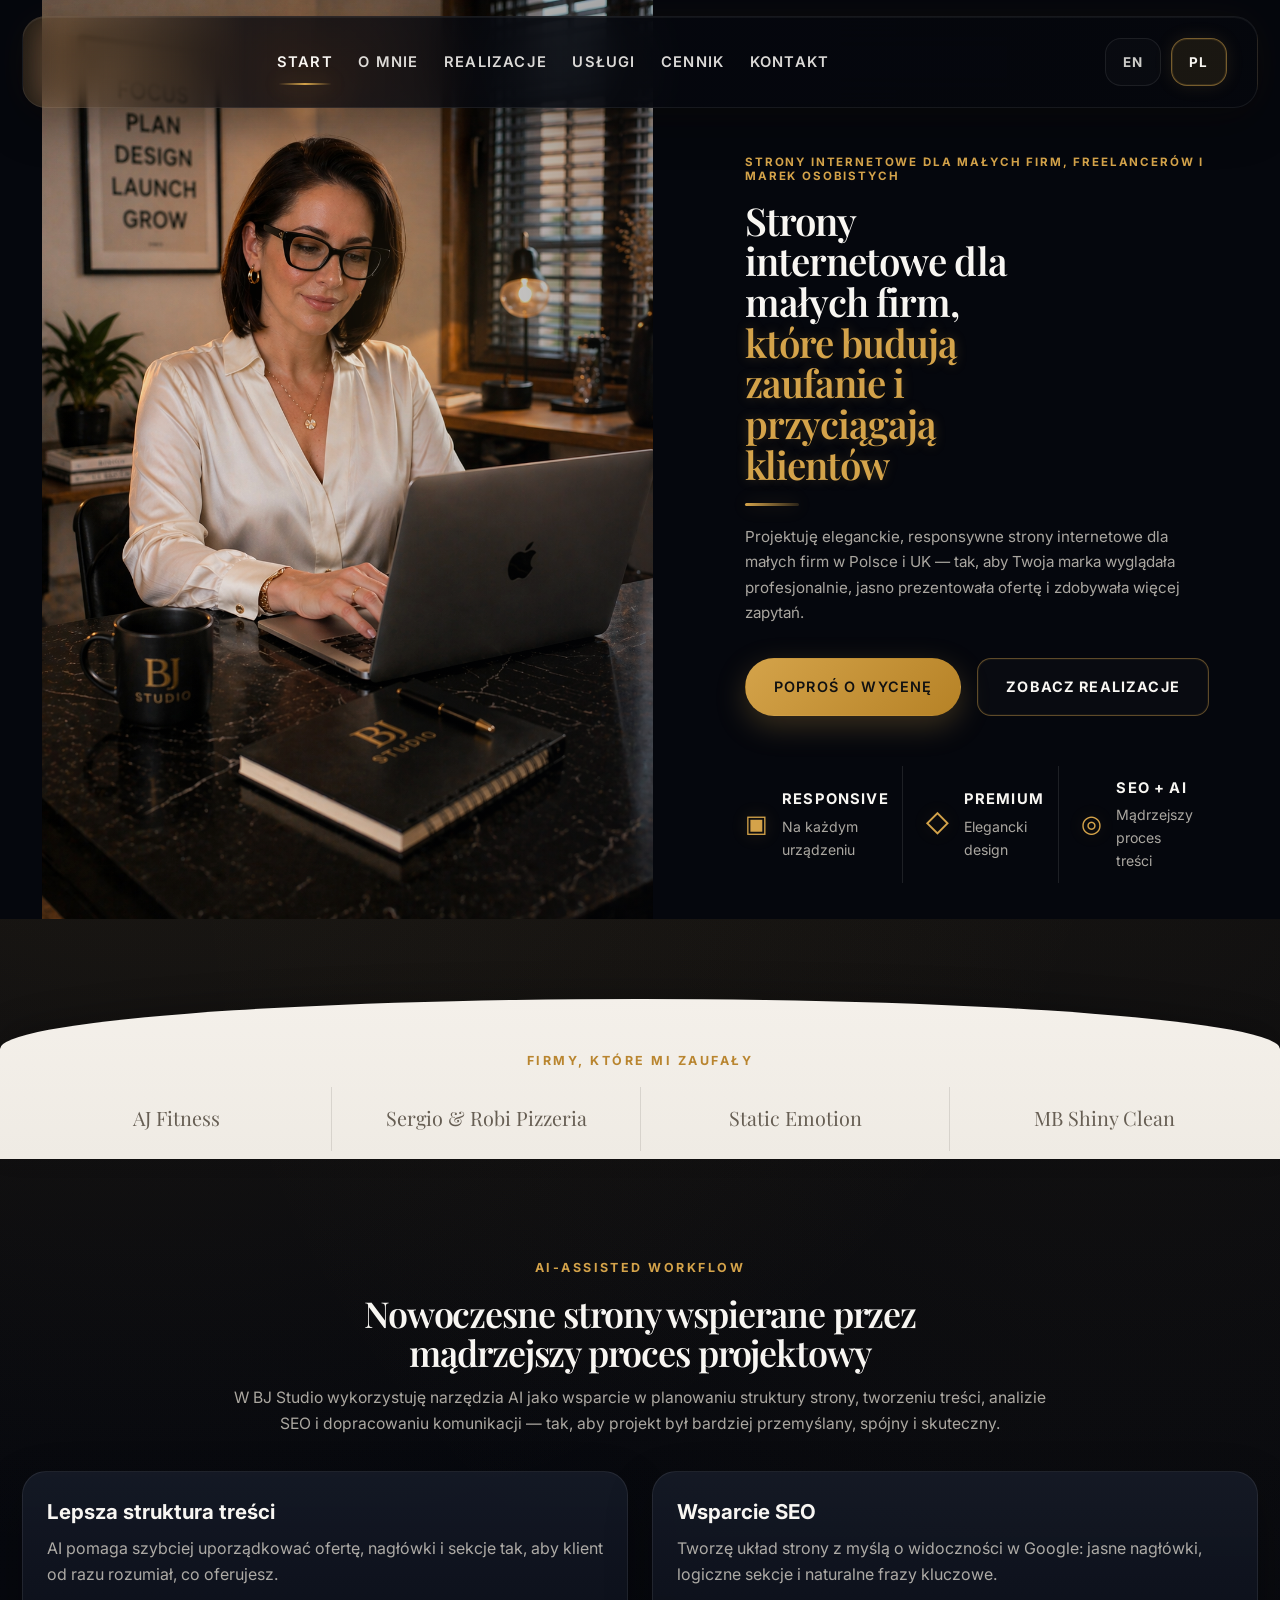
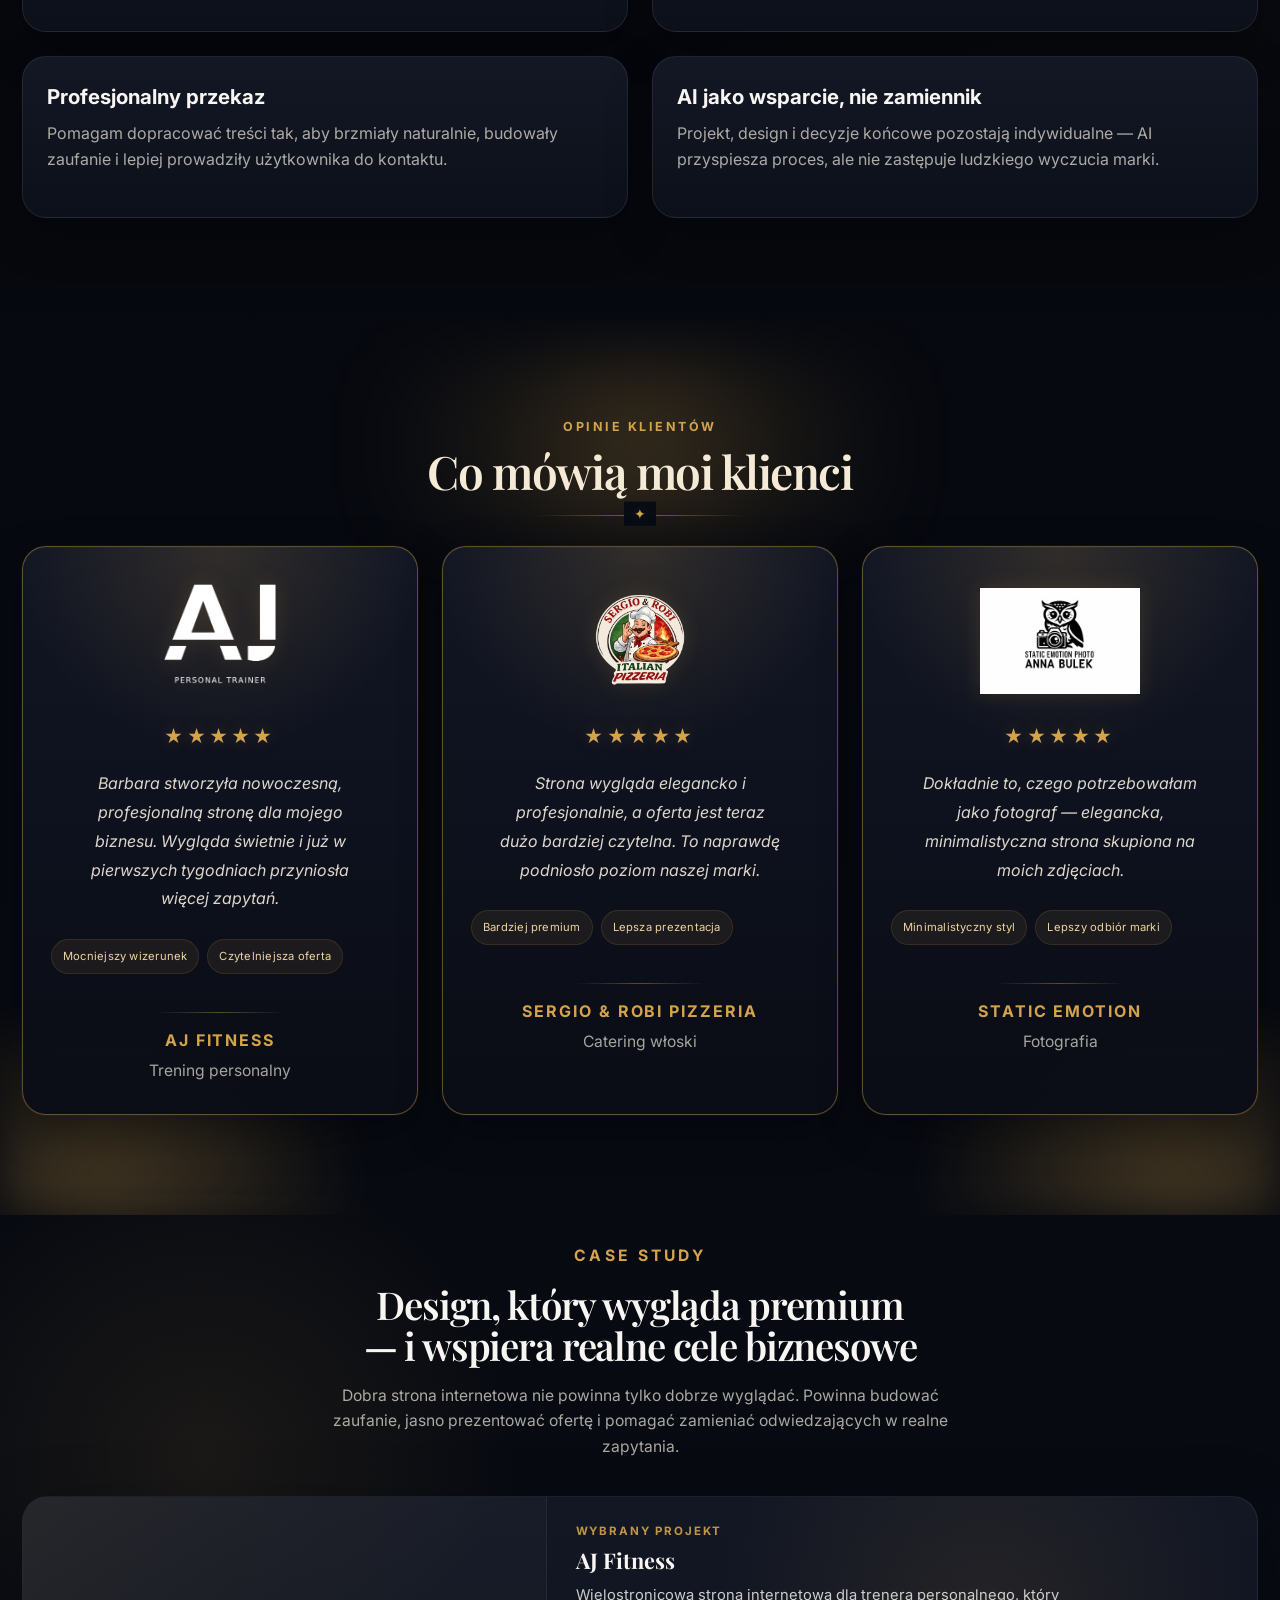
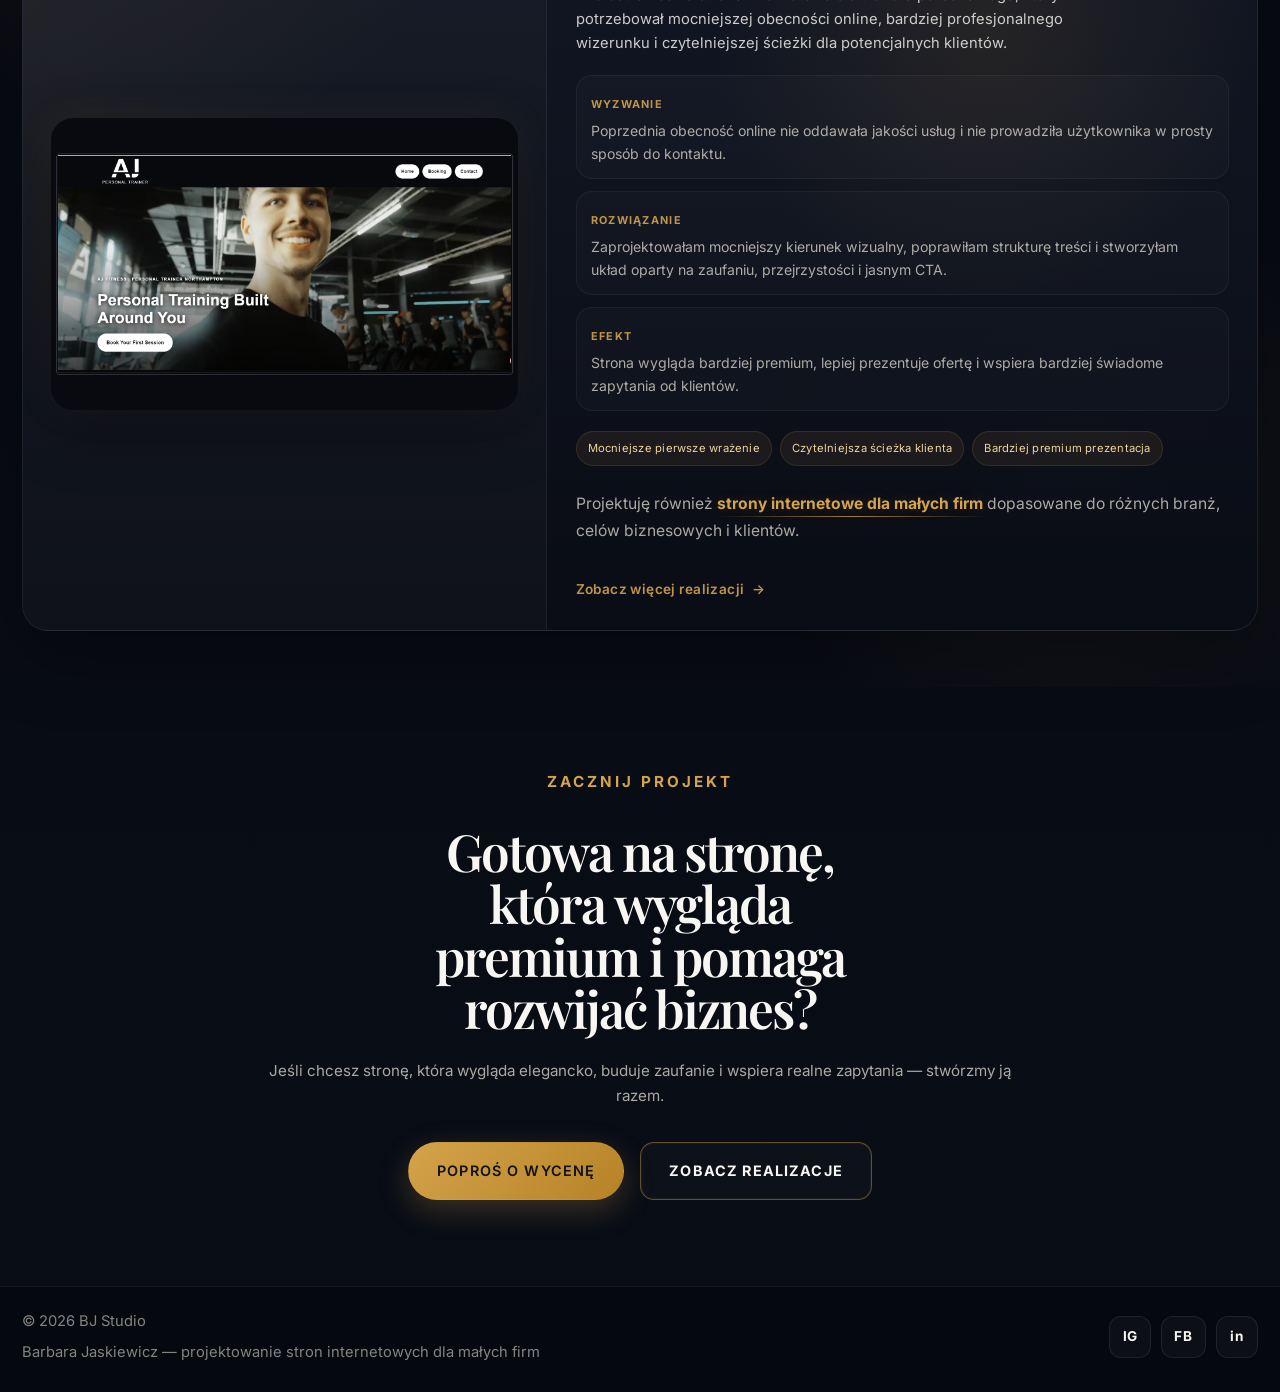
<file: index.html>
<!DOCTYPE html>
<html lang="pl">

<head>
  <meta charset="UTF-8">
  <meta name="viewport" content="width=device-width, initial-scale=1.0">

  <title>Strony internetowe dla małych firm | BJ Studio</title>
  <meta name="description" content="Nowoczesne strony internetowe dla małych firm, freelancerów i marek osobistych — z premium designem, SEO i AI-assisted workflow, które pomagają zdobywać więcej zapytań.">
  <meta name="robots" content="index, follow">
  <meta name="author" content="Barbara Jaśkiewicz | BJ Studio">
  <meta name="google-site-verification" content="6HK-bRakmx7F65fVOgBCWe92ygWqj9uSIDnNNXwOehs">

  <link rel="canonical" href="https://bjdesign.pl/">
  <link rel="alternate" hreflang="pl" href="https://bjdesign.pl/">
  <link rel="alternate" hreflang="en" href="https://bjdesign.co.uk/">
  <link rel="alternate" hreflang="x-default" href="https://bjdesign.co.uk/">

  <meta property="og:title" content="Strony internetowe dla małych firm | BJ Studio">
  <meta property="og:description" content="Eleganckie, responsywne strony internetowe dla małych firm, które budują zaufanie i pomagają zdobywać więcej klientów.">
  <meta property="og:type" content="website">
  <meta property="og:url" content="https://bjdesign.pl/">
  <meta property="og:image" content="https://bjdesign.pl/images/BJ_3.png">
  <meta property="og:site_name" content="BJ Studio">
  <meta property="og:locale" content="pl_PL">
  <meta property="og:locale:alternate" content="en_GB">

  <meta name="twitter:card" content="summary_large_image">
  <meta name="twitter:title" content="Strony internetowe dla małych firm | BJ Studio">
  <meta name="twitter:description" content="Nowoczesne strony internetowe dla małych firm, freelancerów i marek osobistych.">
  <meta name="twitter:image" content="https://bjdesign.pl/images/BJ_3.png">

  <link rel="stylesheet" href="style.css">
</head>

<body>
  <header class="site-header">
    <div class="container nav-wrap nav-wrap-with-logo">
      <a href="/" class="site-brand">
        <img src="images/gold-logo-1.png" alt="BJ Studio logo">
      </a>

      <button class="menu-toggle" aria-label="Otwórz menu" aria-expanded="false">
        <span></span>
        <span></span>
        <span></span>
      </button>

      <div class="mobile-overlay"></div>

      <nav class="site-nav">
        <ul>
          <li><a href="/" class="active">Start</a></li>
          <li><a href="about.html">O mnie</a></li>
          <li><a href="projects.html">Realizacje</a></li>
          <li><a href="services.html">Usługi</a></li>
          <li><a href="pricing.html">Cennik</a></li>
          <li><a href="contact.html">Kontakt</a></li>
        </ul>
      </nav>

      <div class="lang-switch">
        <a href="https://bjdesign.co.uk/">EN</a>
        <a href="/" class="active">PL</a>
      </div>
    </div>
  </header>

  <main>

    <section class="hero-home">
      <div class="hero-media">
        <img src="images/barbara-about.png" alt="Barbara Jaśkiewicz projektantka stron internetowych BJ Studio">
      </div>

      <div class="container hero-content">
        <div class="hero-copy">
          <p class="eyebrow">Strony internetowe dla małych firm, freelancerów i marek osobistych</p>

          <h1>
            Strony internetowe dla małych firm,
            <span class="accent">które budują zaufanie i przyciągają klientów</span>
          </h1>

          <p class="lead">
            Projektuję eleganckie, responsywne strony internetowe dla małych firm w Polsce i UK —
            tak, aby Twoja marka wyglądała profesjonalnie, jasno prezentowała ofertę i zdobywała więcej zapytań.
          </p>

          <div class="hero-buttons">
            <a href="contact.html" class="btn btn-primary">Poproś o wycenę</a>
            <a href="projects.html" class="btn btn-outline">Zobacz realizacje</a>
          </div>

          <div class="hero-proof">
            <div class="hero-proof-item">
              <div class="hero-proof-icon">▣</div>
              <div>
                <strong>Responsive</strong>
                <span>Na każdym urządzeniu</span>
              </div>
            </div>

            <div class="hero-proof-item">
              <div class="hero-proof-icon">◇</div>
              <div>
                <strong>Premium</strong>
                <span>Elegancki design</span>
              </div>
            </div>

            <div class="hero-proof-item">
              <div class="hero-proof-icon">◎</div>
              <div>
                <strong>SEO + AI</strong>
                <span>Mądrzejszy proces treści</span>
              </div>
            </div>
          </div>
        </div>
      </div>
    </section>

    <section class="trusted-strip">
      <div class="container">
        <p class="eyebrow">Firmy, które mi zaufały</p>
        <div class="trusted-logos">
              <span>AJ Fitness</span>
          <span>Sergio &amp; Robi Pizzeria</span>
          <span>Static Emotion</span>
          <span>MB Shiny Clean</span>
        </div>
      </div>
    </section>



    <section class="section">
      <div class="container">
        <div class="section-heading">
          <p class="section-tag">AI-assisted workflow</p>
          <h2>Nowoczesne strony wspierane przez mądrzejszy proces projektowy</h2>
          <p>
            W BJ Studio wykorzystuję narzędzia AI jako wsparcie w planowaniu struktury strony, tworzeniu treści,
            analizie SEO i dopracowaniu komunikacji — tak, aby projekt był bardziej przemyślany, spójny i skuteczny.
          </p>
        </div>

        <div class="why-grid">
          <article class="why-card">
            <h3>Lepsza struktura treści</h3>
            <p>AI pomaga szybciej uporządkować ofertę, nagłówki i sekcje tak, aby klient od razu rozumiał, co oferujesz.</p>
          </article>

          <article class="why-card">
            <h3>Wsparcie SEO</h3>
            <p>Tworzę układ strony z myślą o widoczności w Google: jasne nagłówki, logiczne sekcje i naturalne frazy kluczowe.</p>
          </article>

          <article class="why-card">
            <h3>Profesjonalny przekaz</h3>
            <p>Pomagam dopracować treści tak, aby brzmiały naturalnie, budowały zaufanie i lepiej prowadziły użytkownika do kontaktu.</p>
          </article>

          <article class="why-card">
            <h3>AI jako wsparcie, nie zamiennik</h3>
            <p>Projekt, design i decyzje końcowe pozostają indywidualne — AI przyspiesza proces, ale nie zastępuje ludzkiego wyczucia marki.</p>
          </article>
        </div>
      </div>
    </section>

    <section class="testimonials premium-testimonials">
      <div class="container">

        <p class="eyebrow">Opinie klientów</p>
        <h2 class="testimonials-title">Co mówią moi klienci</h2>
        <div class="testimonials-divider"><span></span></div>

        <div class="testimonials-grid">

          <article class="testimonial-card luxe-card">
            <div class="testimonial-logo-wrap">
              <img src="images/aj-fitness-logo.png?v=4" alt="AJ Fitness logo" class="testimonial-logo">
            </div>

            <p class="testimonial-stars">★★★★★</p>

            <p class="testimonial-quote">
              Barbara stworzyła nowoczesną, profesjonalną stronę dla mojego biznesu. Wygląda świetnie i już w pierwszych
              tygodniach przyniosła więcej zapytań.
            </p>

            <div class="case-study-results">
              <div class="result-chip">Mocniejszy wizerunek</div>
              <div class="result-chip">Czytelniejsza oferta</div>
            </div>

            <div class="testimonial-author">
              <strong>AJ Fitness</strong>
              <span>Trening personalny</span>
            </div>
          </article>

          <article class="testimonial-card luxe-card">
            <div class="testimonial-logo-wrap">
              <img src="images/sergio-robi-logo.png" alt="Sergio &amp; Robi Pizzeria logo" class="testimonial-logo">
            </div>

            <p class="testimonial-stars">★★★★★</p>

            <p class="testimonial-quote">
              Strona wygląda elegancko i profesjonalnie, a oferta jest teraz dużo bardziej czytelna. To naprawdę
              podniosło poziom naszej marki.
            </p>

            <div class="case-study-results">
              <div class="result-chip">Bardziej premium</div>
              <div class="result-chip">Lepsza prezentacja</div>
            </div>

            <div class="testimonial-author">
              <strong>Sergio &amp; Robi Pizzeria</strong>
              <span>Catering włoski</span>
            </div>
          </article>

          <article class="testimonial-card luxe-card">
            <div class="testimonial-logo-wrap">
              <img src="images/Owl and camera logo design.png" alt="Static Emotion logo" class="testimonial-logo">
            </div>

            <p class="testimonial-stars">★★★★★</p>

            <p class="testimonial-quote">
              Dokładnie to, czego potrzebowałam jako fotograf — elegancka, minimalistyczna strona skupiona na moich
              zdjęciach.
            </p>

            <div class="case-study-results">
              <div class="result-chip">Minimalistyczny styl</div>
              <div class="result-chip">Lepszy odbiór marki</div>
            </div>

            <div class="testimonial-author">
              <strong>Static Emotion</strong>
              <span>Fotografia</span>
            </div>
          </article>

        </div>
      </div>
    </section>

    <section class="case-study-home">
      <div class="container">

        <div class="case-study-heading">
          <p class="eyebrow">Case study</p>
          <h2>Design, który wygląda premium — i wspiera realne cele biznesowe</h2>
          <p>
            Dobra strona internetowa nie powinna tylko dobrze wyglądać. Powinna budować zaufanie,
            jasno prezentować ofertę i pomagać zamieniać odwiedzających w realne zapytania.
          </p>
        </div>

        <article class="case-study-card">
          <div class="case-study-grid">

            <div class="case-study-visual">
              <img src="images/aj-fitnes-mockup.png?v=4" alt="Podgląd strony internetowej AJ Fitness">
            </div>

            <div class="case-study-content">
              <p class="case-study-kicker">Wybrany projekt</p>
              <h3>AJ Fitness</h3>

              <p class="case-study-intro">
                Wielostronicowa strona internetowa dla trenera personalnego, który potrzebował mocniejszej obecności
                online,
                bardziej profesjonalnego wizerunku i czytelniejszej ścieżki dla potencjalnych klientów.
              </p>

              <div class="case-study-points">
                <div class="case-study-point">
                  <span>Wyzwanie</span>
                  <p>
                    Poprzednia obecność online nie oddawała jakości usług i nie prowadziła użytkownika w prosty sposób
                    do kontaktu.
                  </p>
                </div>

                <div class="case-study-point">
                  <span>Rozwiązanie</span>
                  <p>
                    Zaprojektowałam mocniejszy kierunek wizualny, poprawiłam strukturę treści i stworzyłam układ oparty
                    na zaufaniu,
                    przejrzystości i jasnym CTA.
                  </p>
                </div>

                <div class="case-study-point">
                  <span>Efekt</span>
                  <p>
                    Strona wygląda bardziej premium, lepiej prezentuje ofertę i wspiera bardziej świadome zapytania od
                    klientów.
                  </p>
                </div>
              </div>

              <div class="case-study-results">
                <div class="result-chip">Mocniejsze pierwsze wrażenie</div>
                <div class="result-chip">Czytelniejsza ścieżka klienta</div>
                <div class="result-chip">Bardziej premium prezentacja</div>
              </div>
              <p class="internal-link-note">
                Projektuję również
                <a href="/small-business-website.html">
                  strony internetowe dla małych firm
                </a>
                dopasowane do różnych branż, celów biznesowych i klientów.
              </p>
              <a href="projects.html" class="case-study-link">Zobacz więcej realizacji</a>
            </div>

          </div>
        </article>

      </div>
    </section>

    <section class="final-cta-premium">
      <div class="container">
        <p class="eyebrow">Zacznij projekt</p>

        <h2>
          Gotowa na stronę, która wygląda premium i pomaga rozwijać biznes?
        </h2>

        <p>
          Jeśli chcesz stronę, która wygląda elegancko, buduje zaufanie i wspiera realne zapytania —
          stwórzmy ją razem.
        </p>

        <div class="hero-buttons">
          <a href="contact.html" class="btn btn-primary">Poproś o wycenę</a>
          <a href="projects.html" class="btn btn-outline">Zobacz realizacje</a>
        </div>
      </div>
    </section>

  </main>

  <footer class="footer">
    <div class="container footer-inner">
      <div>
        <p>© 2026 BJ Studio</p>
        <p>Barbara Jaskiewicz — projektowanie stron internetowych dla małych firm</p>
      </div>

      <div class="footer-socials">
        <a href="https://www.instagram.com/bj_studio_web" aria-label="Instagram">IG</a>
        <a href="https://www.facebook.com/barbara.jaskiewicz.35" aria-label="Facebook">FB</a>
        <a href="https://www.linkedin.com/in/barbara-j-96253815b/" aria-label="LinkedIn">in</a>
      </div>
    </div>
  </footer>

  <script>
    const menuToggle = document.querySelector('.menu-toggle');
    const overlay = document.querySelector('.mobile-overlay');
    const navLinks = document.querySelectorAll('.site-nav a');

    if (menuToggle && overlay) {
      menuToggle.addEventListener('click', () => {
        const isOpen = document.body.classList.toggle('menu-open');
        menuToggle.setAttribute('aria-expanded', isOpen ? 'true' : 'false');
      });

      overlay.addEventListener('click', closeMenu);

      navLinks.forEach(link => {
        link.addEventListener('click', closeMenu);
      });

      function closeMenu() {
        document.body.classList.remove('menu-open');
        menuToggle.setAttribute('aria-expanded', 'false');
      }
    }
  </script>
</body>

</html>
</file>
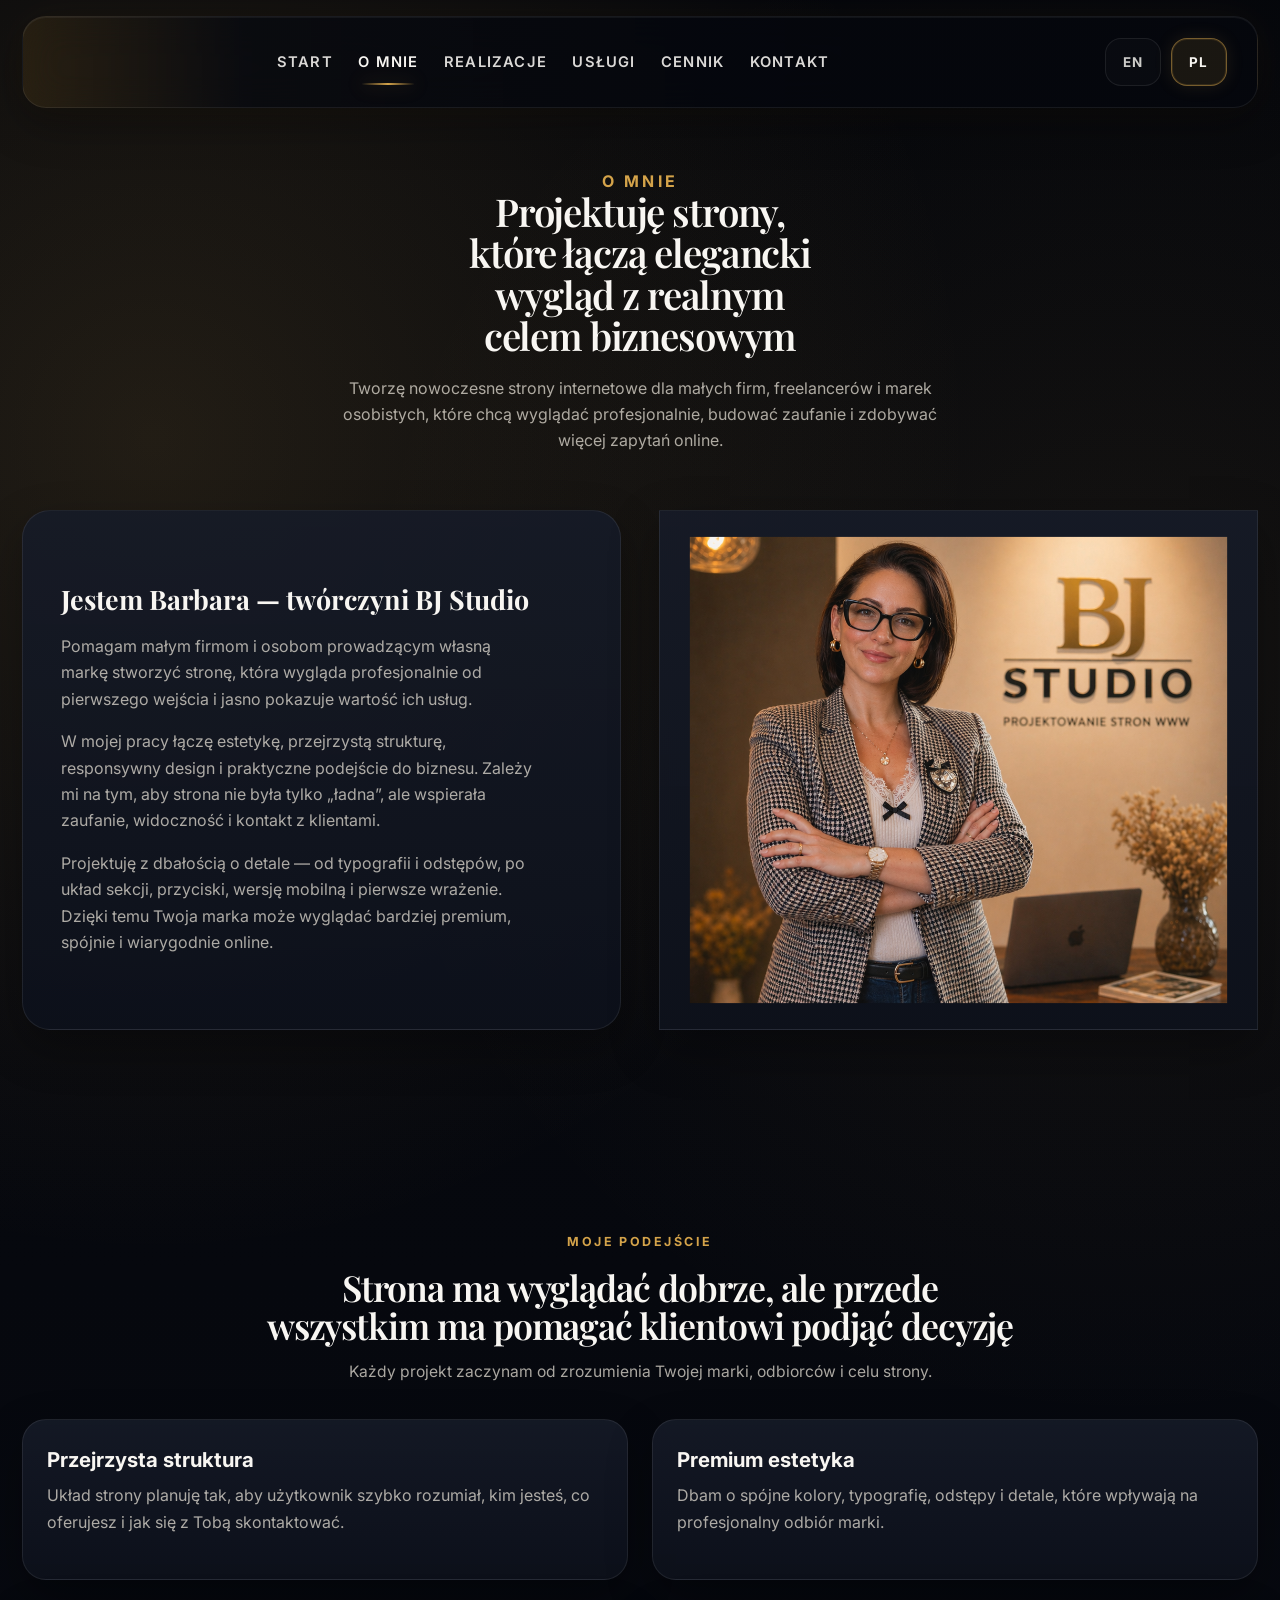
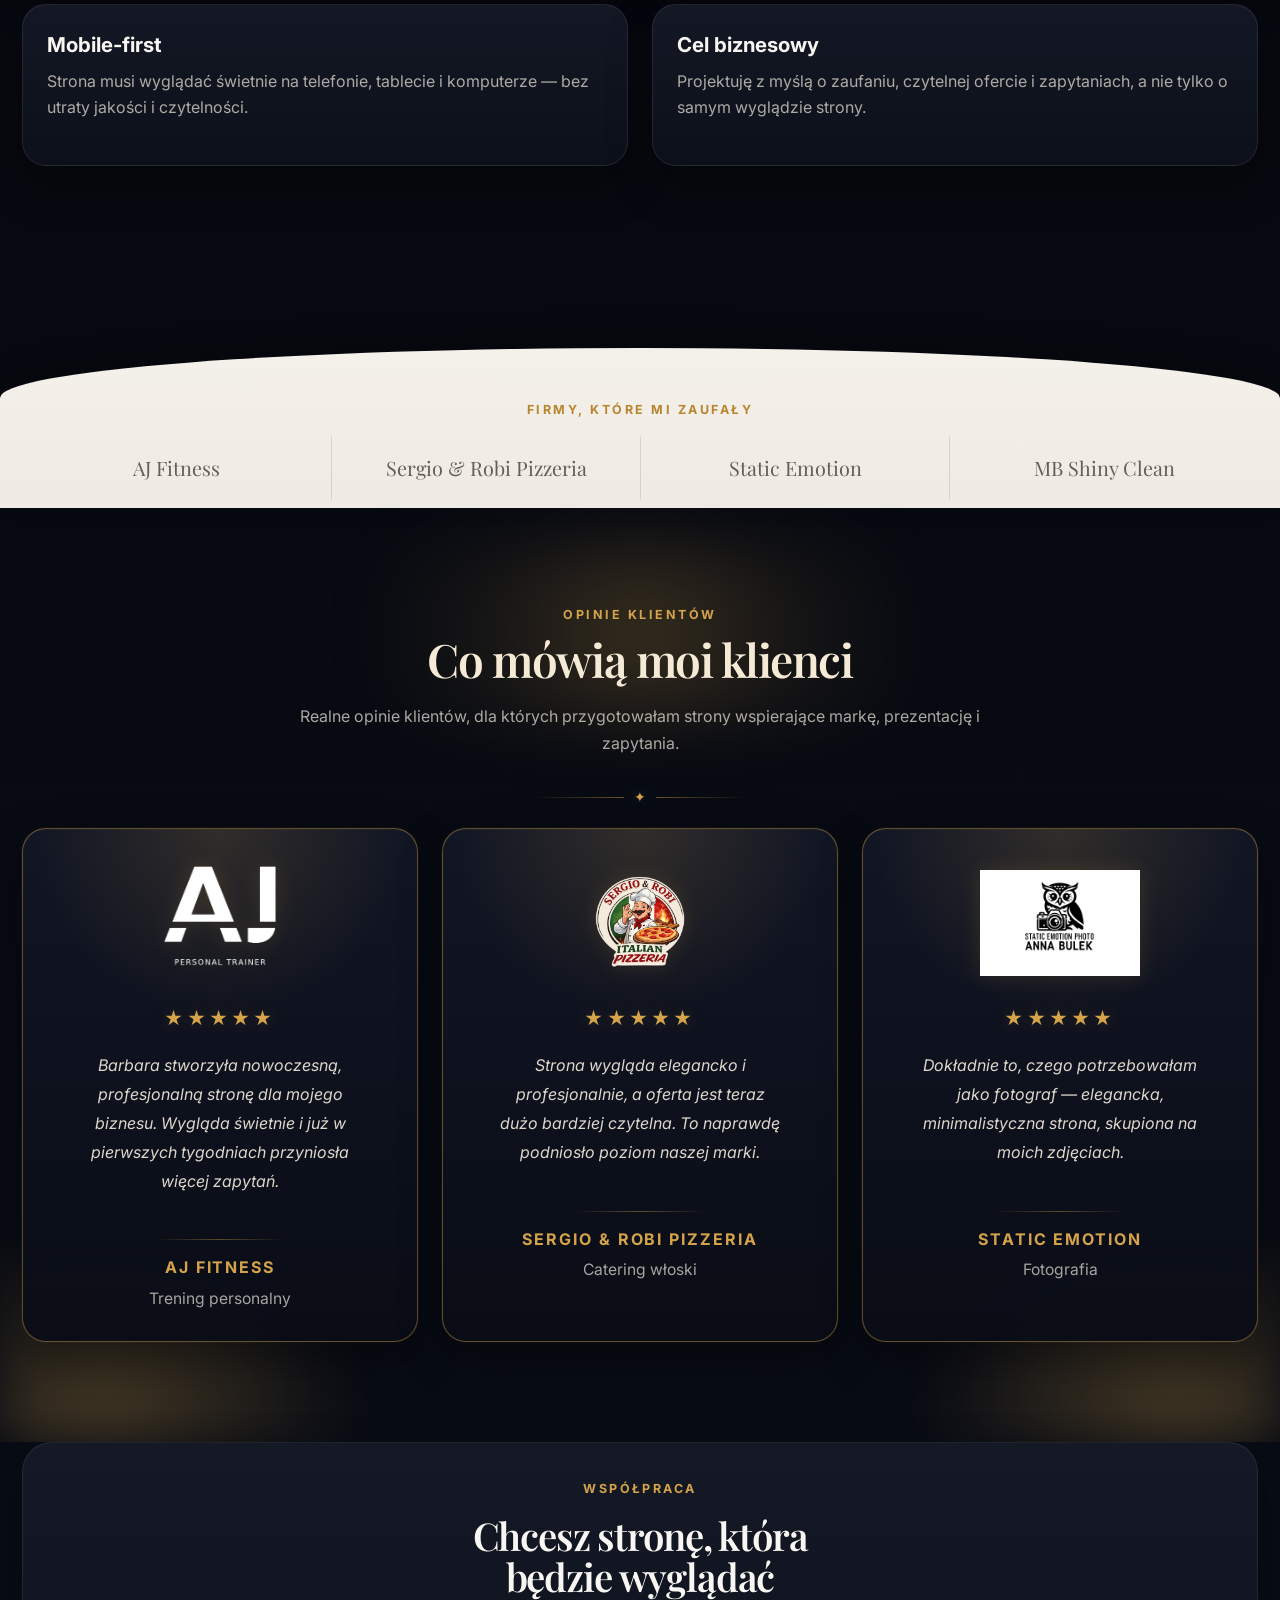
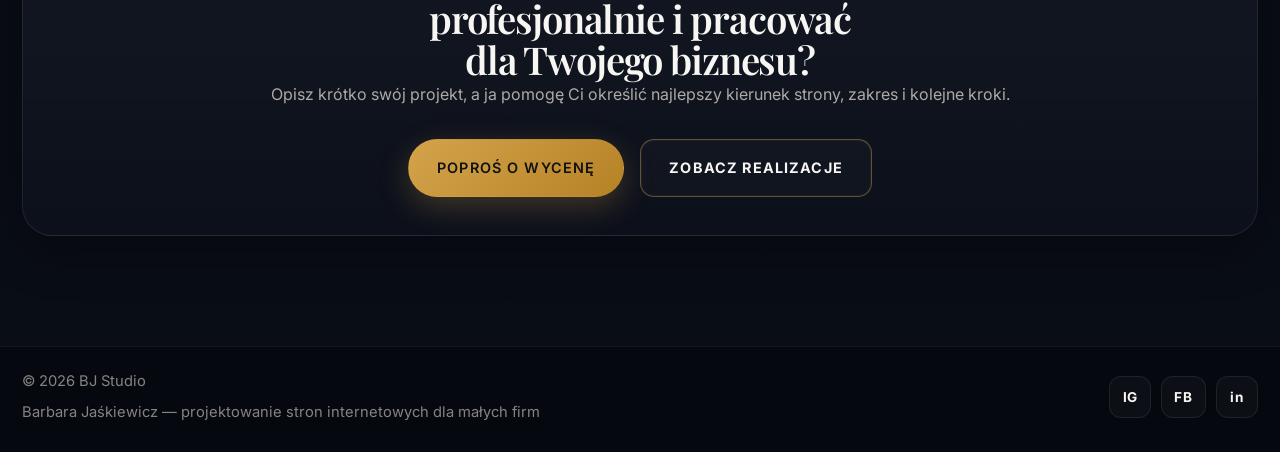
<file: about.html>
<!DOCTYPE html>
<html lang="pl">
<head>
  <meta charset="UTF-8">
  <meta name="viewport" content="width=device-width, initial-scale=1.0">

  <title>O mnie | Projektantka stron internetowych | BJ Studio</title>
  <meta name="description" content="Poznaj BJ Studio i Barbarę Jaskiewicz — projektantkę stron internetowych dla małych firm, freelancerów i marek osobistych w Polsce i UK.">
  <meta name="robots" content="index, follow">
  <meta name="author" content="Barbara Jaskiewicz | BJ Studio">

  <link rel="canonical" href="https://bjdesign.pl/about.html">
  <link rel="alternate" hreflang="pl" href="https://bjdesign.pl/about.html">
  <link rel="alternate" hreflang="en" href="https://bjdesign.co.uk/about.html">
  <link rel="alternate" hreflang="x-default" href="https://bjdesign.co.uk/about.html">

  <meta property="og:title" content="O mnie | BJ Studio">
  <meta property="og:description" content="Projektowanie eleganckich, responsywnych stron internetowych dla małych firm, freelancerów i marek osobistych.">
  <meta property="og:type" content="website">
  <meta property="og:url" content="https://bjdesign.pl/about.html">
  <meta property="og:image" content="https://bjdesign.pl/images/BJ_1.png">
  <meta property="og:site_name" content="BJ Studio">
  <meta property="og:locale" content="pl_PL">

<script type="application/ld+json">
{
  "@context": "https://schema.org",
  "@type": "AboutPage",
  "name": "O mnie | BJ Studio",
  "url": "https://bjdesign.pl/about.html",
  "description": "Poznaj Barbarę Jaśkiewicz, projektantkę stron internetowych i twórczynię BJ Studio.",
  "mainEntity": {
    "@type": "Person",
    "name": "Barbara Jaśkiewicz",
    "jobTitle": "Projektantka stron internetowych",
    "worksFor": {
      "@type": "ProfessionalService",
      "name": "BJ Studio",
      "url": "https://bjdesign.pl/"
    }
  }
}
</script>

  <link rel="stylesheet" href="style.css">
</head>

<body>
  <header class="site-header">
    <div class="container nav-wrap nav-wrap-with-logo">
      <a href="/" class="site-brand">
        <img src="images/gold-logo-1.png" alt="BJ Studio logo">
      </a>

      <button class="menu-toggle" aria-label="Otwórz menu" aria-expanded="false">
        <span></span>
        <span></span>
        <span></span>
      </button>

      <div class="mobile-overlay"></div>

      <nav class="site-nav">
        <ul>
          <li><a href="/">Start</a></li>
          <li><a href="about.html" class="active">O mnie</a></li>
          <li><a href="projects.html">Realizacje</a></li>
          <li><a href="services.html">Usługi</a></li>
          <li><a href="pricing.html">Cennik</a></li>
          <li><a href="contact.html">Kontakt</a></li>
        </ul>
      </nav>

      <div class="lang-switch">
        <a href="https://bjdesign.co.uk/about.html">EN</a>
        <a href="about.html" class="active">PL</a>
      </div>
    </div>
  </header>

  <main>

    <section class="page-shell">
      <div class="container">
        <div class="page-hero">
          <p class="eyebrow">O mnie</p>
          <h1>Projektuję strony, które łączą elegancki wygląd z realnym celem biznesowym</h1>
          <p>
            Tworzę nowoczesne strony internetowe dla małych firm, freelancerów i marek osobistych,
            które chcą wyglądać profesjonalnie, budować zaufanie i zdobywać więcej zapytań online.
          </p>
        </div>

        <div class="two-col-page">
          <div class="page-card">
            <h2>Jestem Barbara — twórczyni BJ Studio</h2>

            <p>
              Pomagam małym firmom i osobom prowadzącym własną markę stworzyć stronę, która wygląda
              profesjonalnie od pierwszego wejścia i jasno pokazuje wartość ich usług.
            </p>

            <p>
              W mojej pracy łączę estetykę, przejrzystą strukturę, responsywny design i praktyczne
              podejście do biznesu. Zależy mi na tym, aby strona nie była tylko „ładna”, ale wspierała
              zaufanie, widoczność i kontakt z klientami.
            </p>

            <p>
              Projektuję z dbałością o detale — od typografii i odstępów, po układ sekcji, przyciski,
              wersję mobilną i pierwsze wrażenie. Dzięki temu Twoja marka może wyglądać bardziej premium,
              spójnie i wiarygodnie online.
            </p>
          </div>

          <div class="side-image">
            <img src="images/BJ_1.png" alt="Barbara Jaskiewicz, projektantka stron internetowych BJ Studio">
          </div>
        </div>
      </div>
    </section>

    <section class="section">
      <div class="container">
        <div class="section-heading">
          <p class="section-tag">Moje podejście</p>
          <h2>Strona ma wyglądać dobrze, ale przede wszystkim ma pomagać klientowi podjąć decyzję</h2>
          <p>
            Każdy projekt zaczynam od zrozumienia Twojej marki, odbiorców i celu strony.
          </p>
        </div>

        <div class="why-grid">
          <article class="why-card">
            <h3>Przejrzysta struktura</h3>
            <p>Układ strony planuję tak, aby użytkownik szybko rozumiał, kim jesteś, co oferujesz i jak się z Tobą skontaktować.</p>
          </article>

          <article class="why-card">
            <h3>Premium estetyka</h3>
            <p>Dbam o spójne kolory, typografię, odstępy i detale, które wpływają na profesjonalny odbiór marki.</p>
          </article>

          <article class="why-card">
            <h3>Mobile-first</h3>
            <p>Strona musi wyglądać świetnie na telefonie, tablecie i komputerze — bez utraty jakości i czytelności.</p>
          </article>

          <article class="why-card">
            <h3>Cel biznesowy</h3>
            <p>Projektuję z myślą o zaufaniu, czytelnej ofercie i zapytaniach, a nie tylko o samym wyglądzie strony.</p>
          </article>
        </div>
      </div>
    </section>

    <section class="trusted-strip">
      <div class="container">
        <p class="eyebrow">Firmy, które mi zaufały</p>
        <div class="trusted-logos">
              <span>AJ Fitness</span>
          <span>Sergio &amp; Robi Pizzeria</span>
          <span>Static Emotion</span>
          <span>MB Shiny Clean</span>
        </div>
      </div>
    </section>

    <section class="testimonials premium-testimonials">
      <div class="container">
        <p class="eyebrow">Opinie klientów</p>
        <h2 class="testimonials-title">Co mówią moi klienci</h2>
        <p class="testimonials-intro">
          Realne opinie klientów, dla których przygotowałam strony wspierające markę, prezentację i zapytania.
        </p>
        <div class="testimonials-divider"><span></span></div>

        <div class="testimonials-grid">
          <article class="testimonial-card luxe-card">
            <div class="testimonial-logo-wrap">
              <img src="images/aj-fitness-logo.png?v=4" alt="AJ Fitness logo" class="testimonial-logo">
            </div>

            <p class="testimonial-stars">★★★★★</p>

            <p class="testimonial-quote">
              Barbara stworzyła nowoczesną, profesjonalną stronę dla mojego biznesu. Wygląda świetnie i już w pierwszych tygodniach przyniosła więcej zapytań.
            </p>

            <div class="testimonial-author">
              <strong>AJ Fitness</strong>
              <span>Trening personalny</span>
            </div>
          </article>

          <article class="testimonial-card luxe-card">
            <div class="testimonial-logo-wrap">
              <img src="images/sergio-robi-logo.png" alt="Sergio &amp; Robi logo" class="testimonial-logo">
            </div>

            <p class="testimonial-stars">★★★★★</p>

            <p class="testimonial-quote">
              Strona wygląda elegancko i profesjonalnie, a oferta jest teraz dużo bardziej czytelna. To naprawdę podniosło poziom naszej marki.
            </p>

            <div class="testimonial-author">
              <strong>Sergio &amp; Robi Pizzeria</strong>
              <span>Catering włoski</span>
            </div>
          </article>

          <article class="testimonial-card luxe-card">
            <div class="testimonial-logo-wrap">
              <img src="images/Owl and camera logo design.png" alt="Static Emotion logo" class="testimonial-logo">
            </div>

            <p class="testimonial-stars">★★★★★</p>

            <p class="testimonial-quote">
              Dokładnie to, czego potrzebowałam jako fotograf — elegancka, minimalistyczna strona, skupiona na moich zdjęciach.
            </p>

            <div class="testimonial-author">
              <strong>Static Emotion</strong>
              <span>Fotografia</span>
            </div>
          </article>
        </div>
      </div>
    </section>

    <section class="cta">
      <div class="container">
        <p class="section-tag">Współpraca</p>
        <h2>Chcesz stronę, która będzie wyglądać profesjonalnie i pracować dla Twojego biznesu?</h2>
        <p>
          Opisz krótko swój projekt, a ja pomogę Ci określić najlepszy kierunek strony, zakres i kolejne kroki.
        </p>

        <div class="hero-buttons" style="justify-content:center;">
          <a href="contact.html" class="btn btn-primary">Poproś o wycenę</a>
          <a href="projects.html" class="btn btn-outline">Zobacz realizacje</a>
        </div>
      </div>
    </section>

  </main>

  <footer class="footer">
    <div class="container footer-inner">
      <div>
        <p>© 2026 BJ Studio</p>
        <p>Barbara Jaśkiewicz — projektowanie stron internetowych dla małych firm</p>
      </div>

      <div class="footer-socials">
        <a href="https://www.instagram.com/bj_studio_web" aria-label="Instagram">IG</a>
        <a href="https://www.facebook.com/barbara.jaskiewicz.35" aria-label="Facebook">FB</a>
        <a href="https://www.linkedin.com/in/barbara-j-96253815b/" aria-label="LinkedIn">in</a>
      </div>
    </div>
  </footer>

  <script>
    const menuToggle = document.querySelector('.menu-toggle');
    const overlay = document.querySelector('.mobile-overlay');
    const navLinks = document.querySelectorAll('.site-nav a');

    if (menuToggle && overlay) {
      menuToggle.addEventListener('click', () => {
        const isOpen = document.body.classList.toggle('menu-open');
        menuToggle.setAttribute('aria-expanded', isOpen ? 'true' : 'false');
      });

      overlay.addEventListener('click', closeMenu);

      navLinks.forEach(link => {
        link.addEventListener('click', closeMenu);
      });

      function closeMenu() {
        document.body.classList.remove('menu-open');
        menuToggle.setAttribute('aria-expanded', 'false');
      }
    }
  </script>
</body>
</html>
</file>
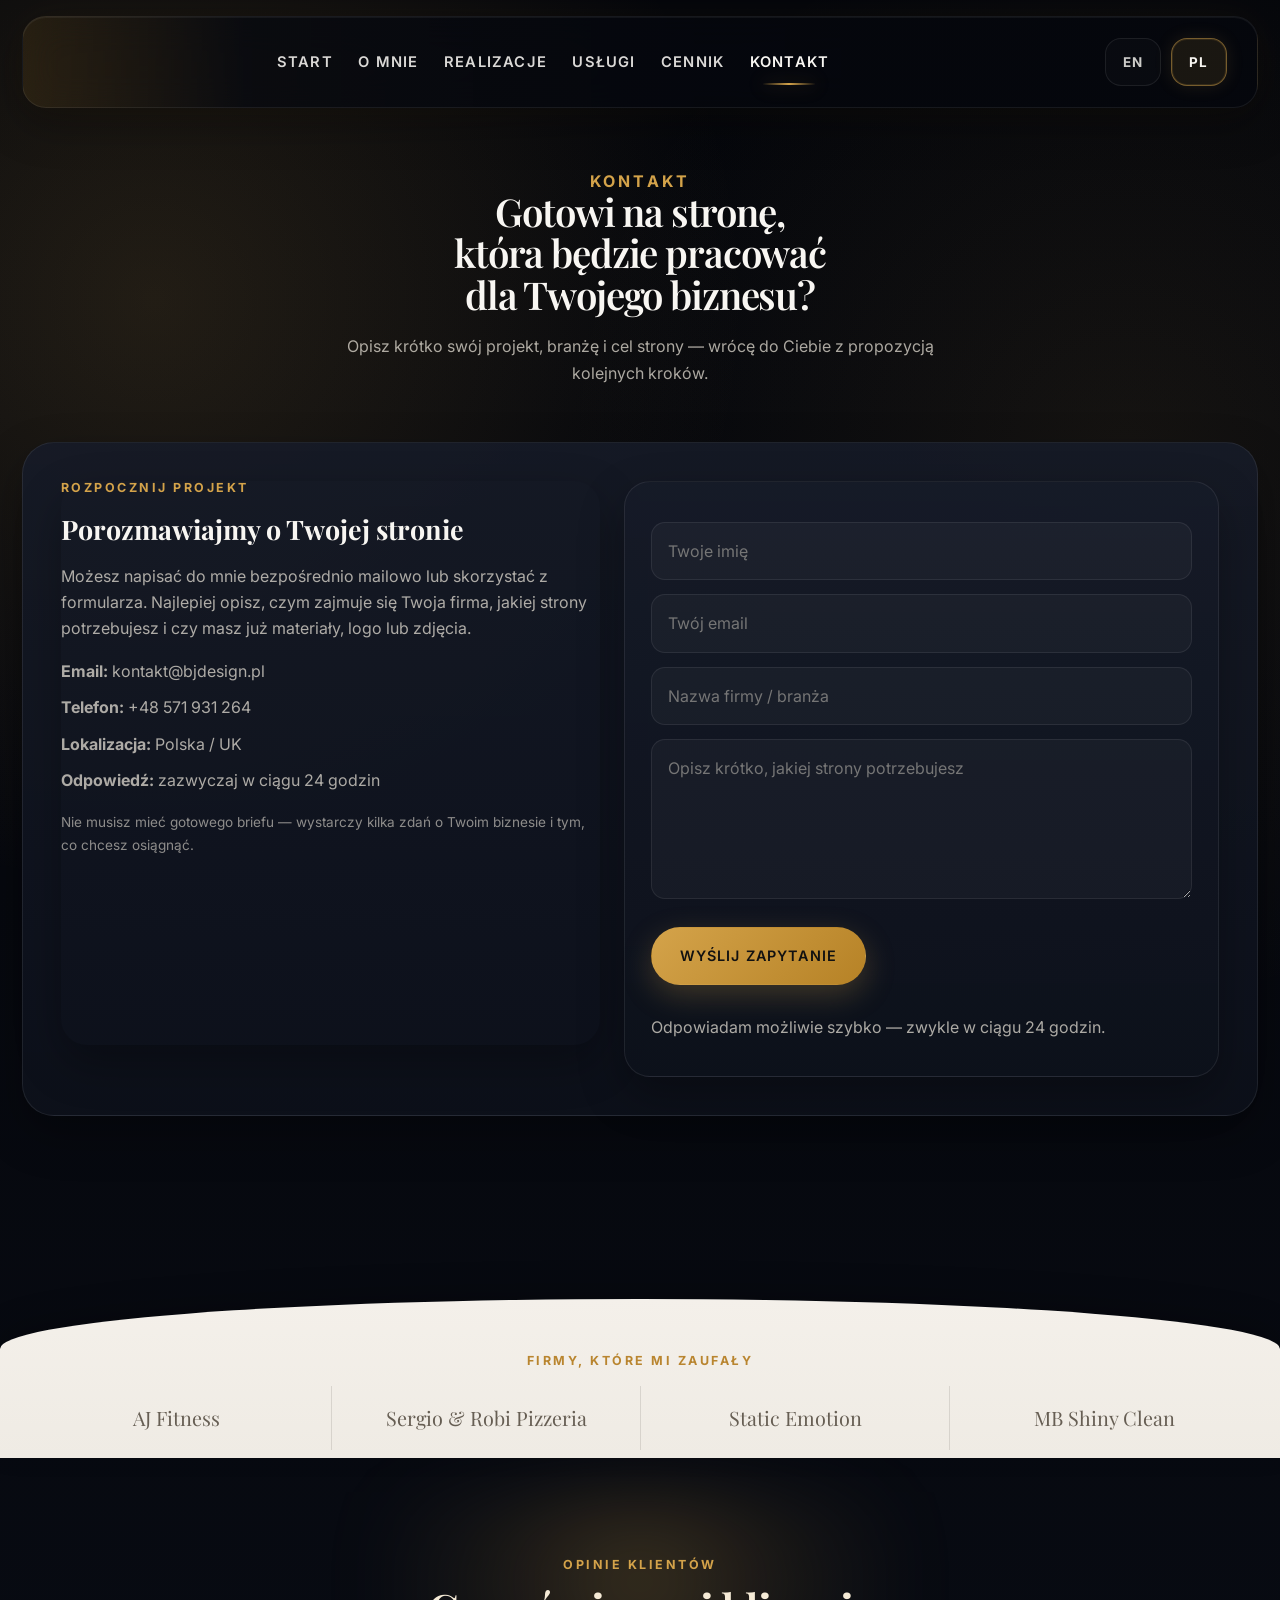
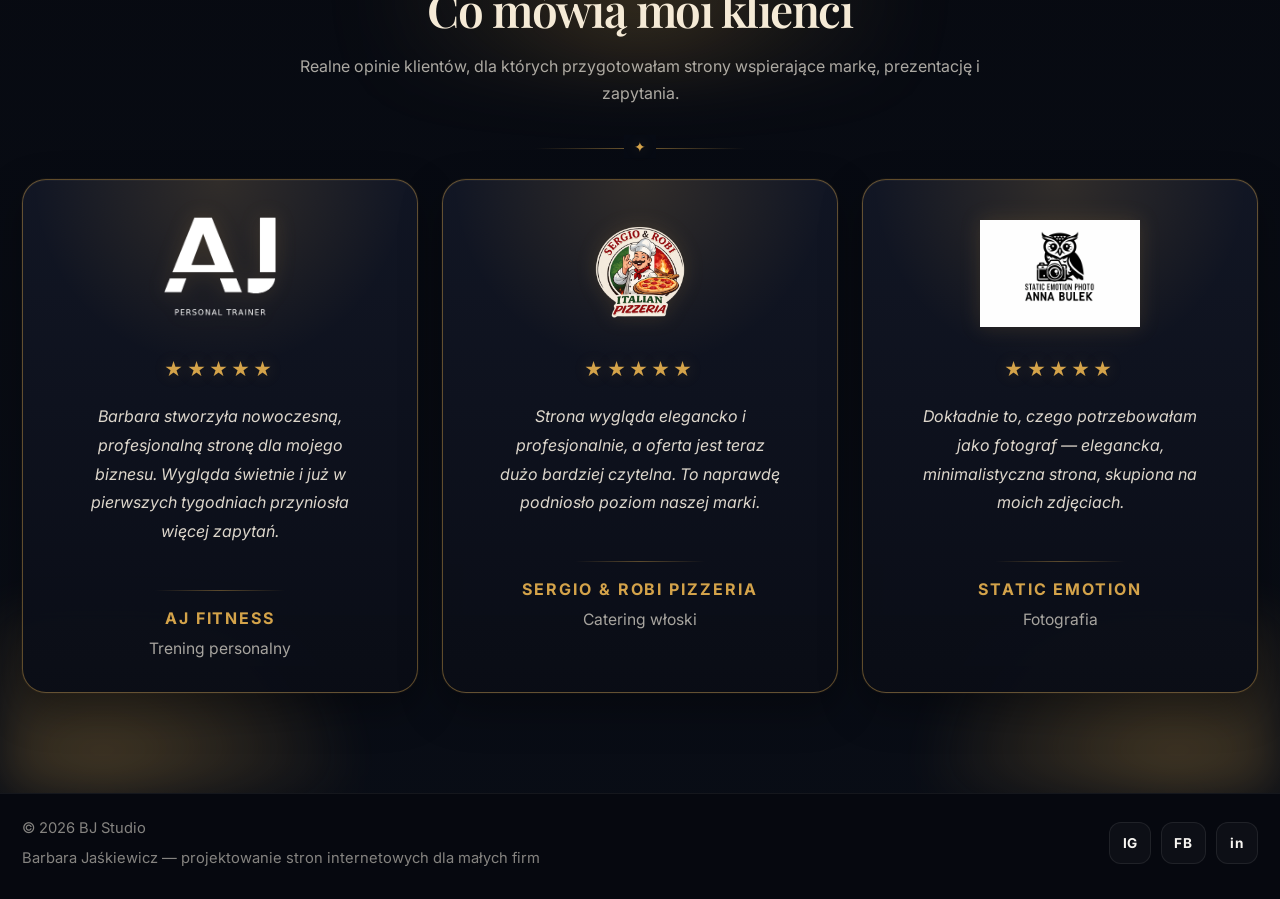
<file: contact.html>
<!DOCTYPE html>
<html lang="pl">
<head>
  <meta charset="UTF-8">
  <meta name="viewport" content="width=device-width, initial-scale=1.0">

  <title>Kontakt | Projektowanie stron internetowych | BJ Studio</title>
  <meta name="description" content="Skontaktuj się z BJ Studio i zapytaj o projekt strony internetowej dla małej firmy, freelancera lub marki osobistej.">
  <meta name="robots" content="index, follow">
  <meta name="author" content="Barbara Jaskiewicz | BJ Studio">

  <link rel="canonical" href="https://bjdesign.pl/contact.html">
  <link rel="alternate" hreflang="pl" href="https://bjdesign.pl/contact.html">
  <link rel="alternate" hreflang="en" href="https://bjdesign.co.uk/contact.html">
  <link rel="alternate" hreflang="x-default" href="https://bjdesign.co.uk/contact.html">

  <meta property="og:title" content="Kontakt | BJ Studio">
  <meta property="og:description" content="Masz pomysł na stronę internetową? Napisz do BJ Studio i rozpocznij projekt.">
  <meta property="og:type" content="website">
  <meta property="og:url" content="https://bjdesign.pl/contact.html">
  <meta property="og:image" content="https://bjdesign.pl/images/BJ_3.png">
  <meta property="og:site_name" content="BJ Studio">
  <meta property="og:locale" content="pl_PL">

<script type="application/ld+json">
{
  "@context": "https://schema.org",
  "@type": "ContactPage",
  "name": "Kontakt | BJ Studio",
  "url": "https://bjdesign.pl/contact.html",
  "description": "Skontaktuj się z BJ Studio w sprawie projektu strony internetowej.",
  "mainEntity": {
    "@type": "ProfessionalService",
    "name": "BJ Studio",
    "url": "https://bjdesign.pl/",
    "email": "kontakt@bjdesign.pl",
    "telephone": "+48571931264",
    "priceRange": "$$",
    "address": {
    "@type": "PostalAddress",
    "addressLocality": "Jaworzno",
    "addressCountry": "PL"
    },
    "founder": {
      "@type": "Person",
      "name": "Barbara Jaśkiewicz"
    },
    "areaServed": [
      "Polska",
      "United Kingdom"
    ]
  }
}
</script>

  <link rel="stylesheet" href="style.css">
</head>

<body>
  <header class="site-header">
    <div class="container nav-wrap nav-wrap-with-logo">
      <a href="/" class="site-brand">
        <img src="images/gold-logo-1.png" alt="BJ Studio logo">
      </a>

      <button class="menu-toggle" aria-label="Otwórz menu" aria-expanded="false">
        <span></span>
        <span></span>
        <span></span>
      </button>

      <div class="mobile-overlay"></div>

      <nav class="site-nav">
        <ul>
          <li><a href="/">Start</a></li>
          <li><a href="about.html">O mnie</a></li>
          <li><a href="projects.html">Realizacje</a></li>
          <li><a href="services.html">Usługi</a></li>
          <li><a href="pricing.html">Cennik</a></li>
          <li><a href="contact.html" class="active">Kontakt</a></li>
        </ul>
      </nav>

      <div class="lang-switch">
        <a href="https://bjdesign.co.uk/contact.html">EN</a>
        <a href="contact.html" class="active">PL</a>
      </div>
    </div>
  </header>

  <main>

    <section class="page-shell">
      <div class="container">
        <div class="page-hero">
          <p class="eyebrow">Kontakt</p>
          <h1>Gotowi na stronę, która będzie pracować dla Twojego biznesu?</h1>
          <p>
            Opisz krótko swój projekt, branżę i cel strony — wrócę do Ciebie z propozycją kolejnych kroków.
          </p>
        </div>

        <div class="contact-box">
          <div class="contact-text">
            <p class="section-tag">Rozpocznij projekt</p>
            <h2>Porozmawiajmy o Twojej stronie</h2>

            <p>
              Możesz napisać do mnie bezpośrednio mailowo lub skorzystać z formularza.
              Najlepiej opisz, czym zajmuje się Twoja firma, jakiej strony potrzebujesz
              i czy masz już materiały, logo lub zdjęcia.
            </p>

            <div class="contact-details">
              <p><strong>Email:</strong> <a href="mailto:kontakt@bjdesign.pl">kontakt@bjdesign.pl</a></p>
              <p><strong>Telefon:</strong> <a href="tel:+48571931264">+48 571 931 264</a></p>
              <p><strong>Lokalizacja:</strong> Polska / UK</p>
              <p><strong>Odpowiedź:</strong> zazwyczaj w ciągu 24 godzin</p>
            </div>

            <p class="contact-note">
              Nie musisz mieć gotowego briefu — wystarczy kilka zdań o Twoim biznesie i tym, co chcesz osiągnąć.
            </p>
          </div>

          <form class="contact-form" action="https://formspree.io/f/xgopnnaj" method="POST">
            <input type="hidden" name="_subject" value="Nowe zapytanie z BJ Studio PL">
            <input type="hidden" name="_template" value="table">

            <input type="text" name="name" placeholder="Twoje imię" required>
            <input type="email" name="email" placeholder="Twój email" required>
            <input type="text" name="business" placeholder="Nazwa firmy / branża">
            <textarea name="message" placeholder="Opisz krótko, jakiej strony potrzebujesz" required></textarea>

            <button type="submit" class="btn btn-primary">Wyślij zapytanie</button>

            <p class="form-note">
              Odpowiadam możliwie szybko — zwykle w ciągu 24 godzin.
            </p>
          </form>
        </div>
      </div>
    </section>

    <section class="trusted-strip">
      <div class="container">
        <p class="eyebrow">Firmy, które mi zaufały</p>
        <div class="trusted-logos">
              <span>AJ Fitness</span>
          <span>Sergio &amp; Robi Pizzeria</span>
          <span>Static Emotion</span>
          <span>MB Shiny Clean</span>
        </div>
      </div>
    </section>

    <section class="testimonials premium-testimonials">
      <div class="container">
        <p class="eyebrow">Opinie klientów</p>
        <h2 class="testimonials-title">Co mówią moi klienci</h2>
        <p class="testimonials-intro">
          Realne opinie klientów, dla których przygotowałam strony wspierające markę, prezentację i zapytania.
        </p>
        <div class="testimonials-divider"><span></span></div>

        <div class="testimonials-grid">
          <article class="testimonial-card luxe-card">
            <div class="testimonial-logo-wrap">
              <img src="images/aj-fitness-logo.png?v=4" alt="AJ Fitness logo" class="testimonial-logo">
            </div>

            <p class="testimonial-stars">★★★★★</p>

            <p class="testimonial-quote">
              Barbara stworzyła nowoczesną, profesjonalną stronę dla mojego biznesu. Wygląda świetnie i już w pierwszych tygodniach przyniosła więcej zapytań.
            </p>

            <div class="testimonial-author">
              <strong>AJ Fitness</strong>
              <span>Trening personalny</span>
            </div>
          </article>

          <article class="testimonial-card luxe-card">
            <div class="testimonial-logo-wrap">
              <img src="images/sergio-robi-logo.png" alt="Sergio &amp; Robi logo" class="testimonial-logo">
            </div>

            <p class="testimonial-stars">★★★★★</p>

            <p class="testimonial-quote">
              Strona wygląda elegancko i profesjonalnie, a oferta jest teraz dużo bardziej czytelna. To naprawdę podniosło poziom naszej marki.
            </p>

            <div class="testimonial-author">
              <strong>Sergio &amp; Robi Pizzeria</strong>
              <span>Catering włoski</span>
            </div>
          </article>

          <article class="testimonial-card luxe-card">
            <div class="testimonial-logo-wrap">
              <img src="images/Owl and camera logo design.png" alt="Static Emotion logo" class="testimonial-logo">
            </div>

            <p class="testimonial-stars">★★★★★</p>

            <p class="testimonial-quote">
              Dokładnie to, czego potrzebowałam jako fotograf — elegancka, minimalistyczna strona, skupiona na moich zdjęciach.
            </p>

            <div class="testimonial-author">
              <strong>Static Emotion</strong>
              <span>Fotografia</span>
            </div>
          </article>
        </div>
      </div>
    </section>

  </main>

  <footer class="footer">
    <div class="container footer-inner">
      <div>
        <p>© 2026 BJ Studio</p>
        <p>Barbara Jaśkiewicz — projektowanie stron internetowych dla małych firm</p>
      </div>

      <div class="footer-socials">
        <a href="https://www.instagram.com/bj_studio_web" aria-label="Instagram">IG</a>
        <a href="https://www.facebook.com/barbara.jaskiewicz.35" aria-label="Facebook">FB</a>
        <a href="https://www.linkedin.com/in/barbara-j-96253815b/" aria-label="LinkedIn">in</a>
      </div>
    </div>
  </footer>

  <script>
    const menuToggle = document.querySelector('.menu-toggle');
    const overlay = document.querySelector('.mobile-overlay');
    const navLinks = document.querySelectorAll('.site-nav a');

    if (menuToggle && overlay) {
      menuToggle.addEventListener('click', () => {
        const isOpen = document.body.classList.toggle('menu-open');
        menuToggle.setAttribute('aria-expanded', isOpen ? 'true' : 'false');
      });

      overlay.addEventListener('click', closeMenu);

      navLinks.forEach(link => {
        link.addEventListener('click', closeMenu);
      });

      function closeMenu() {
        document.body.classList.remove('menu-open');
        menuToggle.setAttribute('aria-expanded', 'false');
      }
    }
  </script>
</body>
</html>
</file>
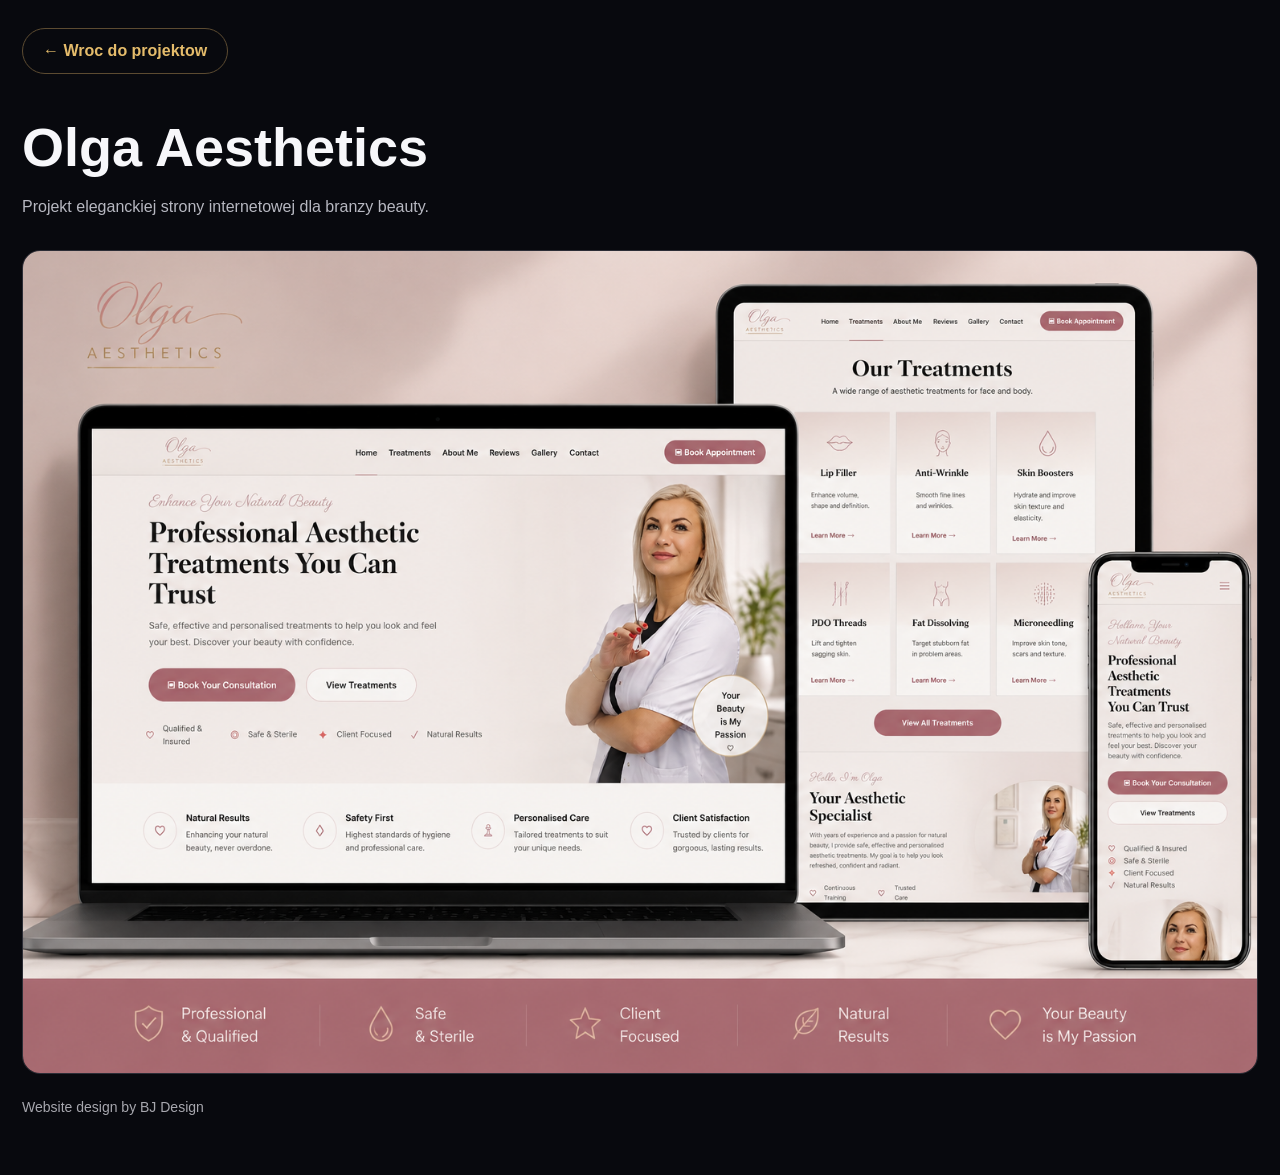
<file: olga-project.html>
<!doctype html><html lang="pl"><head><meta charset="utf-8"><meta name="viewport" content="width=device-width, initial-scale=1"><title>Olga Aesthetics — projekt strony internetowej | BJ Design</title><meta name="description" content="Projekt eleganckiej strony internetowej dla branzy beauty."><style>*,*::before,*::after{box-sizing:border-box}body{margin:0;background:#08090e;color:#f7f7fa;font-family:Arial,Helvetica,sans-serif}.wrap{max-width:1280px;margin:auto;padding:28px 22px 60px}.back{display:inline-flex;align-items:center;gap:12px;color:#e5bc6b;text-decoration:none;border:1px solid #5c4b31;padding:13px 20px;border-radius:40px;font-weight:700}.back:hover{background:#292116}h1{font-size:clamp(30px,5vw,54px);margin:42px 0 12px}p{color:#b7b8c1;line-height:1.6;margin-bottom:30px}img{display:block;width:100%;height:auto;border-radius:18px;border:1px solid #2c2d36}footer{margin-top:25px;color:#a7a7ae;font-size:14px}@media(max-width:600px){.wrap{padding:18px 14px 36px}h1{margin-top:32px}}</style></head><body><main class="wrap"><a class="back" href="projects.html">&#8592; Wroc do projektow</a><h1>Olga Aesthetics</h1><p>Projekt eleganckiej strony internetowej dla branzy beauty.</p><img src="images/olga-aesthetics-mockup.png" alt="Olga Aesthetics website mockup"><footer>Website design by BJ Design</footer></main></body></html>
</file>
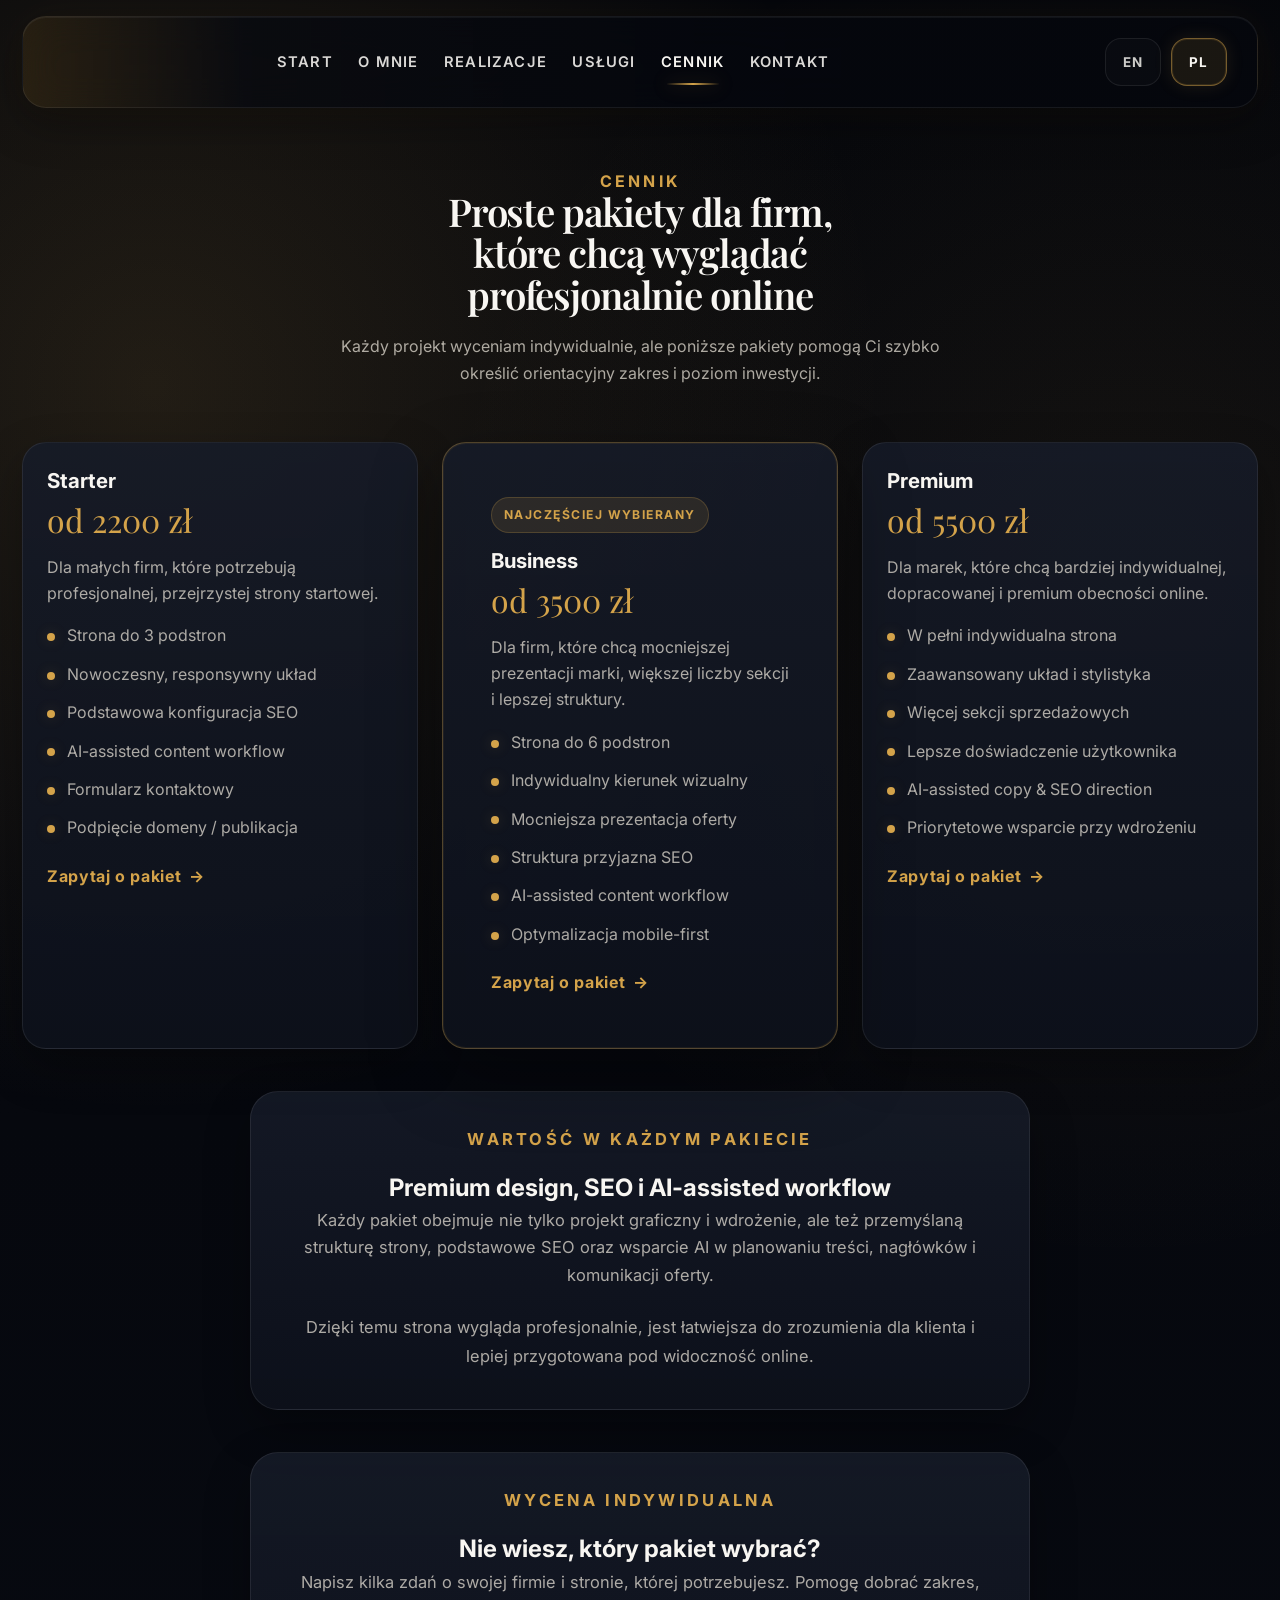
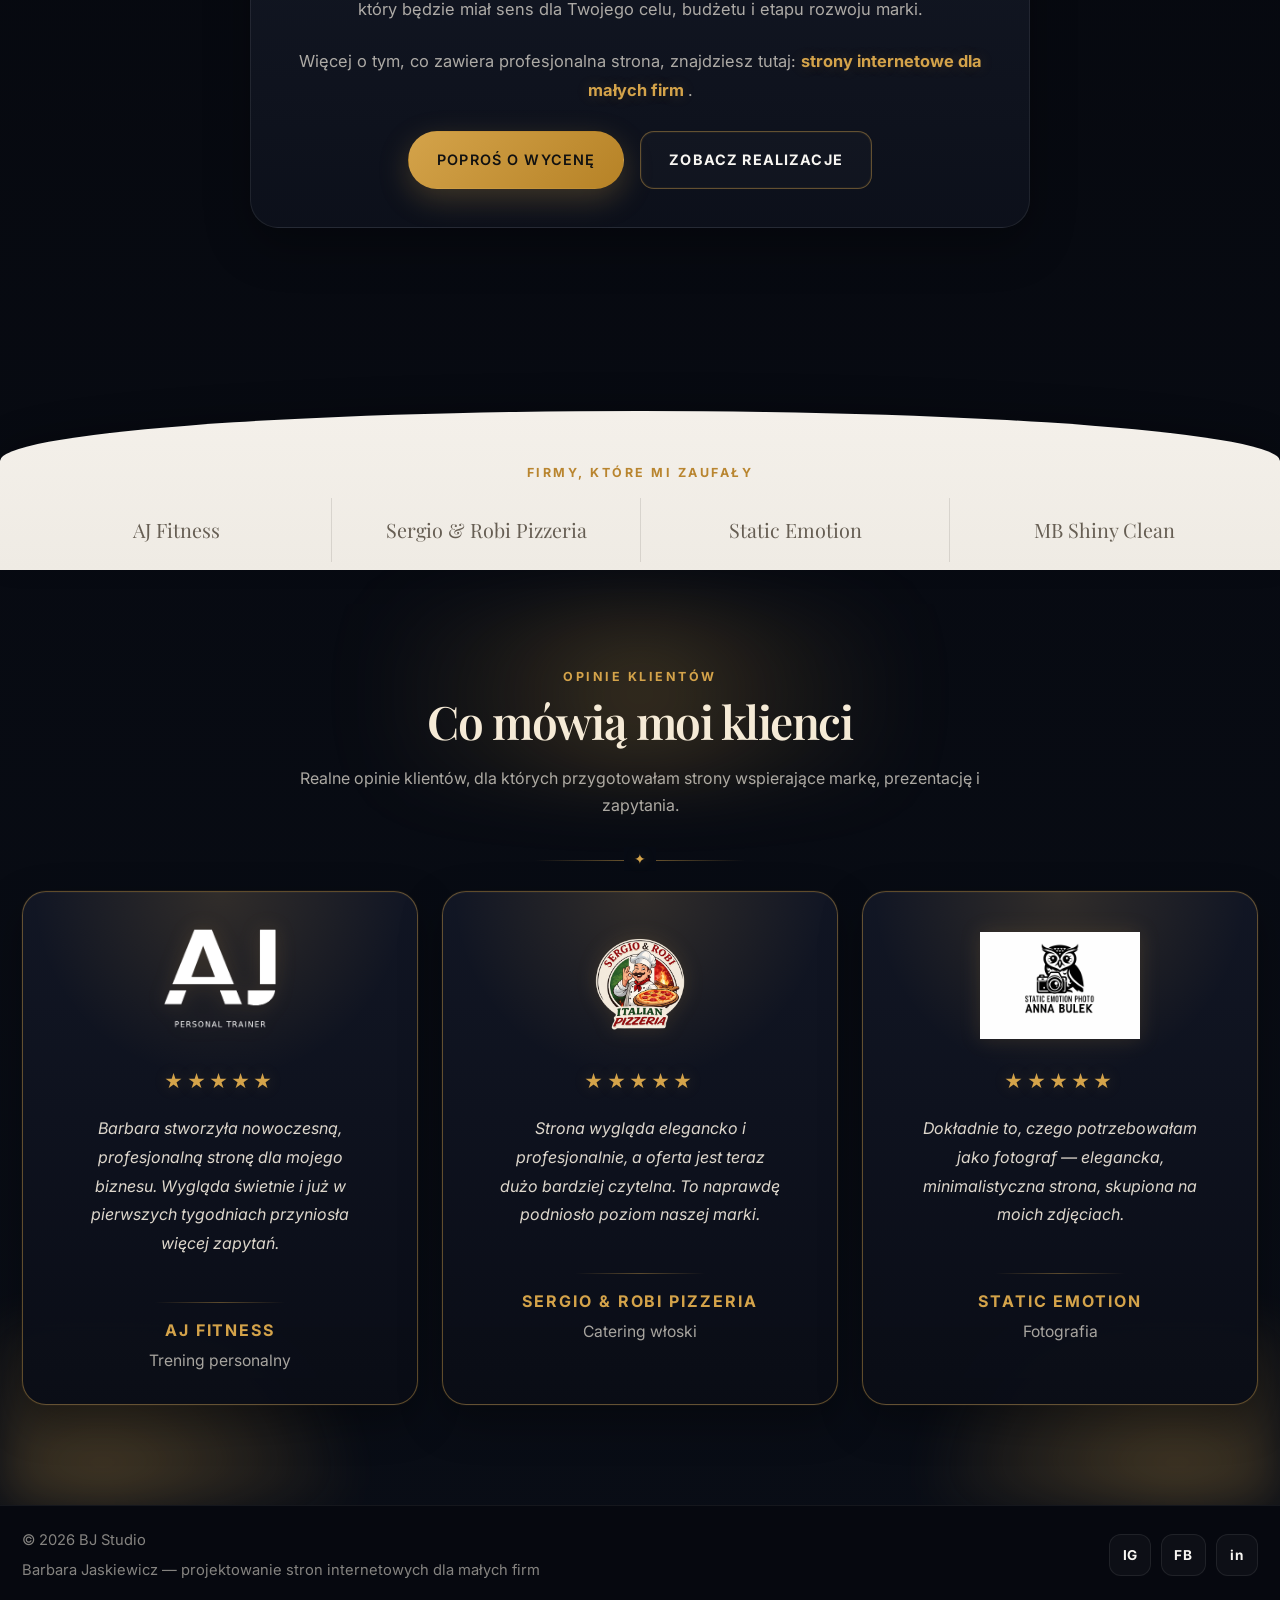
<file: pricing.html>
<!DOCTYPE html>
<html lang="pl">
<head>
  <meta charset="UTF-8">
  <meta name="viewport" content="width=device-width, initial-scale=1.0">

  <title>Cennik stron internetowych | BJ Studio</title>
  <meta name="description" content="Sprawdź pakiety cenowe BJ Studio: strony internetowe dla małych firm, freelancerów i marek osobistych. Premium design, SEO i AI-assisted workflow. Starter od 2200 zł, Business od 3500 zł, Premium od 5500 zł.">
  <meta name="robots" content="index, follow">
  <meta name="author" content="Barbara Jaśkiewicz | BJ Studio">

  <link rel="canonical" href="https://bjdesign.pl/pricing.html">
  <link rel="alternate" hreflang="pl" href="https://bjdesign.pl/pricing.html">
  <link rel="alternate" hreflang="en" href="https://bjdesign.co.uk/pricing.html">
  <link rel="alternate" hreflang="x-default" href="https://bjdesign.co.uk/pricing.html">

  <meta property="og:title" content="Cennik stron internetowych | BJ Studio">
  <meta property="og:description" content="Pakiety stron internetowych dla małych firm: Starter, Business i Premium. Przejrzyste punkty startowe dopasowane do zakresu projektu.">
  <meta property="og:type" content="website">
  <meta property="og:url" content="https://bjdesign.pl/pricing.html">
  <meta property="og:image" content="https://bjdesign.pl/images/BJ_3.png">
  <meta property="og:site_name" content="BJ Studio">
  <meta property="og:locale" content="pl_PL">

  <link rel="stylesheet" href="style.css">
</head>

<body>
  <header class="site-header">
    <div class="container nav-wrap nav-wrap-with-logo">
      <a href="/" class="site-brand">
        <img src="images/gold-logo-1.png" alt="BJ Studio logo">
      </a>

      <button class="menu-toggle" aria-label="Otwórz menu" aria-expanded="false">
        <span></span>
        <span></span>
        <span></span>
      </button>

      <div class="mobile-overlay"></div>

      <nav class="site-nav">
        <ul>
          <li><a href="/">Start</a></li>
          <li><a href="about.html">O mnie</a></li>
          <li><a href="projects.html">Realizacje</a></li>
          <li><a href="services.html">Usługi</a></li>
          <li><a href="pricing.html" class="active">Cennik</a></li>
          <li><a href="contact.html">Kontakt</a></li>
        </ul>
      </nav>

      <div class="lang-switch">
        <a href="https://bjdesign.co.uk/pricing.html">EN</a>
        <a href="pricing.html" class="active">PL</a>
      </div>
    </div>
  </header>

  <main>

    <section class="page-shell">
      <div class="container">
        <div class="page-hero">
          <p class="eyebrow">Cennik</p>
          <h1>Proste pakiety dla firm, które chcą wyglądać profesjonalnie online</h1>
          <p>
            Każdy projekt wyceniam indywidualnie, ale poniższe pakiety pomogą Ci szybko określić
            orientacyjny zakres i poziom inwestycji.
          </p>
        </div>

        <div class="pricing-grid">
          <article class="price-card">
            <div class="price-copy">
              <h3>Starter</h3>
              <p class="price">od 2200 zł</p>
              <p>
                Dla małych firm, które potrzebują profesjonalnej, przejrzystej strony startowej.
              </p>
              <ul class="price-list">
                <li>Strona do 3 podstron</li>
                <li>Nowoczesny, responsywny układ</li>
                <li>Podstawowa konfiguracja SEO</li>
                <li>AI-assisted content workflow</li>
                <li>Formularz kontaktowy</li>
                <li>Podpięcie domeny / publikacja</li>
              </ul>
              <a href="contact.html" class="project-link">Zapytaj o pakiet</a>
            </div>
          </article>

          <article class="price-card pricing-card featured">
            <div class="price-copy">
              <p class="pricing-badge">Najczęściej wybierany</p>
              <h3>Business</h3>
              <p class="price">od 3500 zł</p>
              <p>
                Dla firm, które chcą mocniejszej prezentacji marki, większej liczby sekcji i lepszej struktury.
              </p>
              <ul class="price-list">
                <li>Strona do 6 podstron</li>
                <li>Indywidualny kierunek wizualny</li>
                <li>Mocniejsza prezentacja oferty</li>
                <li>Struktura przyjazna SEO</li>
                <li>AI-assisted content workflow</li>
                <li>Optymalizacja mobile-first</li>
              </ul>
              <a href="contact.html" class="project-link">Zapytaj o pakiet</a>
            </div>
          </article>

          <article class="price-card">
            <div class="price-copy">
              <h3>Premium</h3>
              <p class="price">od 5500 zł</p>
              <p>
                Dla marek, które chcą bardziej indywidualnej, dopracowanej i premium obecności online.
              </p>
              <ul class="price-list">
                <li>W pełni indywidualna strona</li>
                <li>Zaawansowany układ i stylistyka</li>
                <li>Więcej sekcji sprzedażowych</li>
                <li>Lepsze doświadczenie użytkownika</li>
                <li>AI-assisted copy & SEO direction</li>
                <li>Priorytetowe wsparcie przy wdrożeniu</li>
              </ul>
              <a href="contact.html" class="project-link">Zapytaj o pakiet</a>
            </div>
          </article>
        </div>

        <div class="contact-panel" style="margin-top: 42px;">
          <p class="section-tag">Wartość w każdym pakiecie</p>
          <h2>Premium design, SEO i AI-assisted workflow</h2>
          <p>
            Każdy pakiet obejmuje nie tylko projekt graficzny i wdrożenie, ale też przemyślaną strukturę strony,
            podstawowe SEO oraz wsparcie AI w planowaniu treści, nagłówków i komunikacji oferty.
          </p>
          <p class="internal-link-note">
            Dzięki temu strona wygląda profesjonalnie, jest łatwiejsza do zrozumienia dla klienta i lepiej przygotowana
            pod widoczność online.
          </p>
        </div>


        <div class="contact-panel" style="margin-top: 42px;">
          <p class="section-tag">Wycena indywidualna</p>
          <h2>Nie wiesz, który pakiet wybrać?</h2>
          <p>
            Napisz kilka zdań o swojej firmie i stronie, której potrzebujesz. Pomogę dobrać zakres,
            który będzie miał sens dla Twojego celu, budżetu i etapu rozwoju marki.
          </p>

            <p class="internal-link-note">
              Więcej o tym, co zawiera profesjonalna strona, znajdziesz tutaj:
              <a href="/small-business-website.html">
                strony internetowe dla małych firm
              </a>.
            </p>

          <div class="hero-buttons" style="justify-content:center; margin-top: 26px;">
            <a href="contact.html" class="btn btn-primary">Poproś o wycenę</a>
            <a href="projects.html" class="btn btn-outline">Zobacz realizacje</a>
          </div>
        </div>
      </div>
    </section>

    <section class="trusted-strip">
      <div class="container">
        <p class="eyebrow">Firmy, które mi zaufały</p>
        <div class="trusted-logos">
              <span>AJ Fitness</span>
          <span>Sergio &amp; Robi Pizzeria</span>
          <span>Static Emotion</span>
          <span>MB Shiny Clean</span>
        </div>
      </div>
    </section>

    <section class="testimonials premium-testimonials">
      <div class="container">
        <p class="eyebrow">Opinie klientów</p>
        <h2 class="testimonials-title">Co mówią moi klienci</h2>
        <p class="testimonials-intro">
          Realne opinie klientów, dla których przygotowałam strony wspierające markę, prezentację i zapytania.
        </p>
        <div class="testimonials-divider"><span></span></div>

        <div class="testimonials-grid">
          <article class="testimonial-card luxe-card">
            <div class="testimonial-logo-wrap">
              <img src="images/aj-fitness-logo.png?v=4" alt="AJ Fitness logo" class="testimonial-logo">
            </div>

            <p class="testimonial-stars">★★★★★</p>

            <p class="testimonial-quote">
              Barbara stworzyła nowoczesną, profesjonalną stronę dla mojego biznesu. Wygląda świetnie i już w pierwszych tygodniach przyniosła więcej zapytań.
            </p>

            <div class="testimonial-author">
              <strong>AJ Fitness</strong>
              <span>Trening personalny</span>
            </div>
          </article>

          <article class="testimonial-card luxe-card">
            <div class="testimonial-logo-wrap">
              <img src="images/sergio-robi-logo.png" alt="Sergio &amp; Robi logo" class="testimonial-logo">
            </div>

            <p class="testimonial-stars">★★★★★</p>

            <p class="testimonial-quote">
              Strona wygląda elegancko i profesjonalnie, a oferta jest teraz dużo bardziej czytelna. To naprawdę podniosło poziom naszej marki.
            </p>

            <div class="testimonial-author">
              <strong>Sergio &amp; Robi Pizzeria</strong>
              <span>Catering włoski</span>
            </div>
          </article>

          <article class="testimonial-card luxe-card">
            <div class="testimonial-logo-wrap">
              <img src="images/Owl and camera logo design.png" alt="Static Emotion logo" class="testimonial-logo">
            </div>

            <p class="testimonial-stars">★★★★★</p>

            <p class="testimonial-quote">
              Dokładnie to, czego potrzebowałam jako fotograf — elegancka, minimalistyczna strona, skupiona na moich zdjęciach.
            </p>

            <div class="testimonial-author">
              <strong>Static Emotion</strong>
              <span>Fotografia</span>
            </div>
          </article>
        </div>
      </div>
    </section>

  </main>

  <footer class="footer">
    <div class="container footer-inner">
      <div>
        <p>© 2026 BJ Studio</p>
        <p>Barbara Jaskiewicz — projektowanie stron internetowych dla małych firm</p>
      </div>

      <div class="footer-socials">
        <a href="https://www.instagram.com/bj_studio_web" aria-label="Instagram">IG</a>
        <a href="https://www.facebook.com/barbara.jaskiewicz.35" aria-label="Facebook">FB</a>
        <a href="https://www.linkedin.com/in/barbara-j-96253815b/" aria-label="LinkedIn">in</a>
      </div>
    </div>
  </footer>

  <script>
    const menuToggle = document.querySelector('.menu-toggle');
    const overlay = document.querySelector('.mobile-overlay');
    const navLinks = document.querySelectorAll('.site-nav a');

    if (menuToggle && overlay) {
      menuToggle.addEventListener('click', () => {
        const isOpen = document.body.classList.toggle('menu-open');
        menuToggle.setAttribute('aria-expanded', isOpen ? 'true' : 'false');
      });

      overlay.addEventListener('click', closeMenu);

      navLinks.forEach(link => {
        link.addEventListener('click', closeMenu);
      });

      function closeMenu() {
        document.body.classList.remove('menu-open');
        menuToggle.setAttribute('aria-expanded', 'false');
      }
    }
  </script>
</body>
</html>
</file>
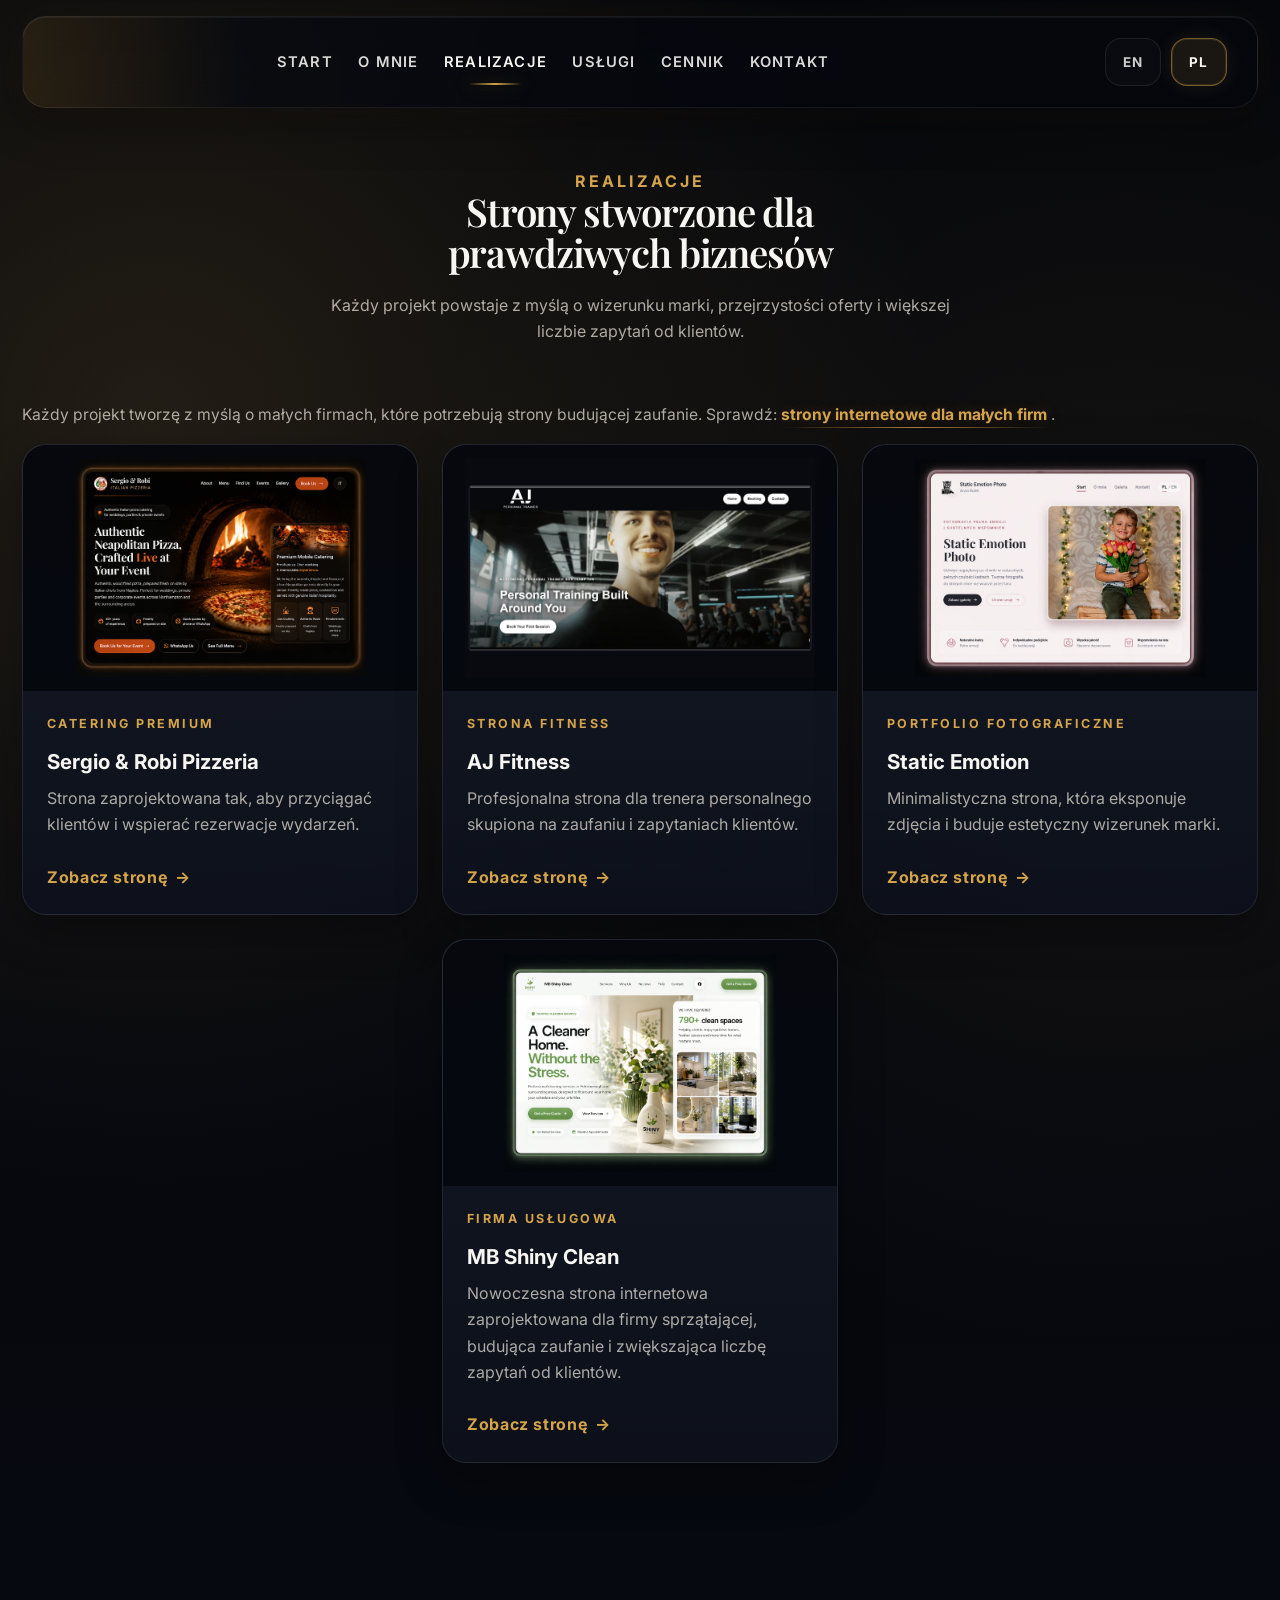
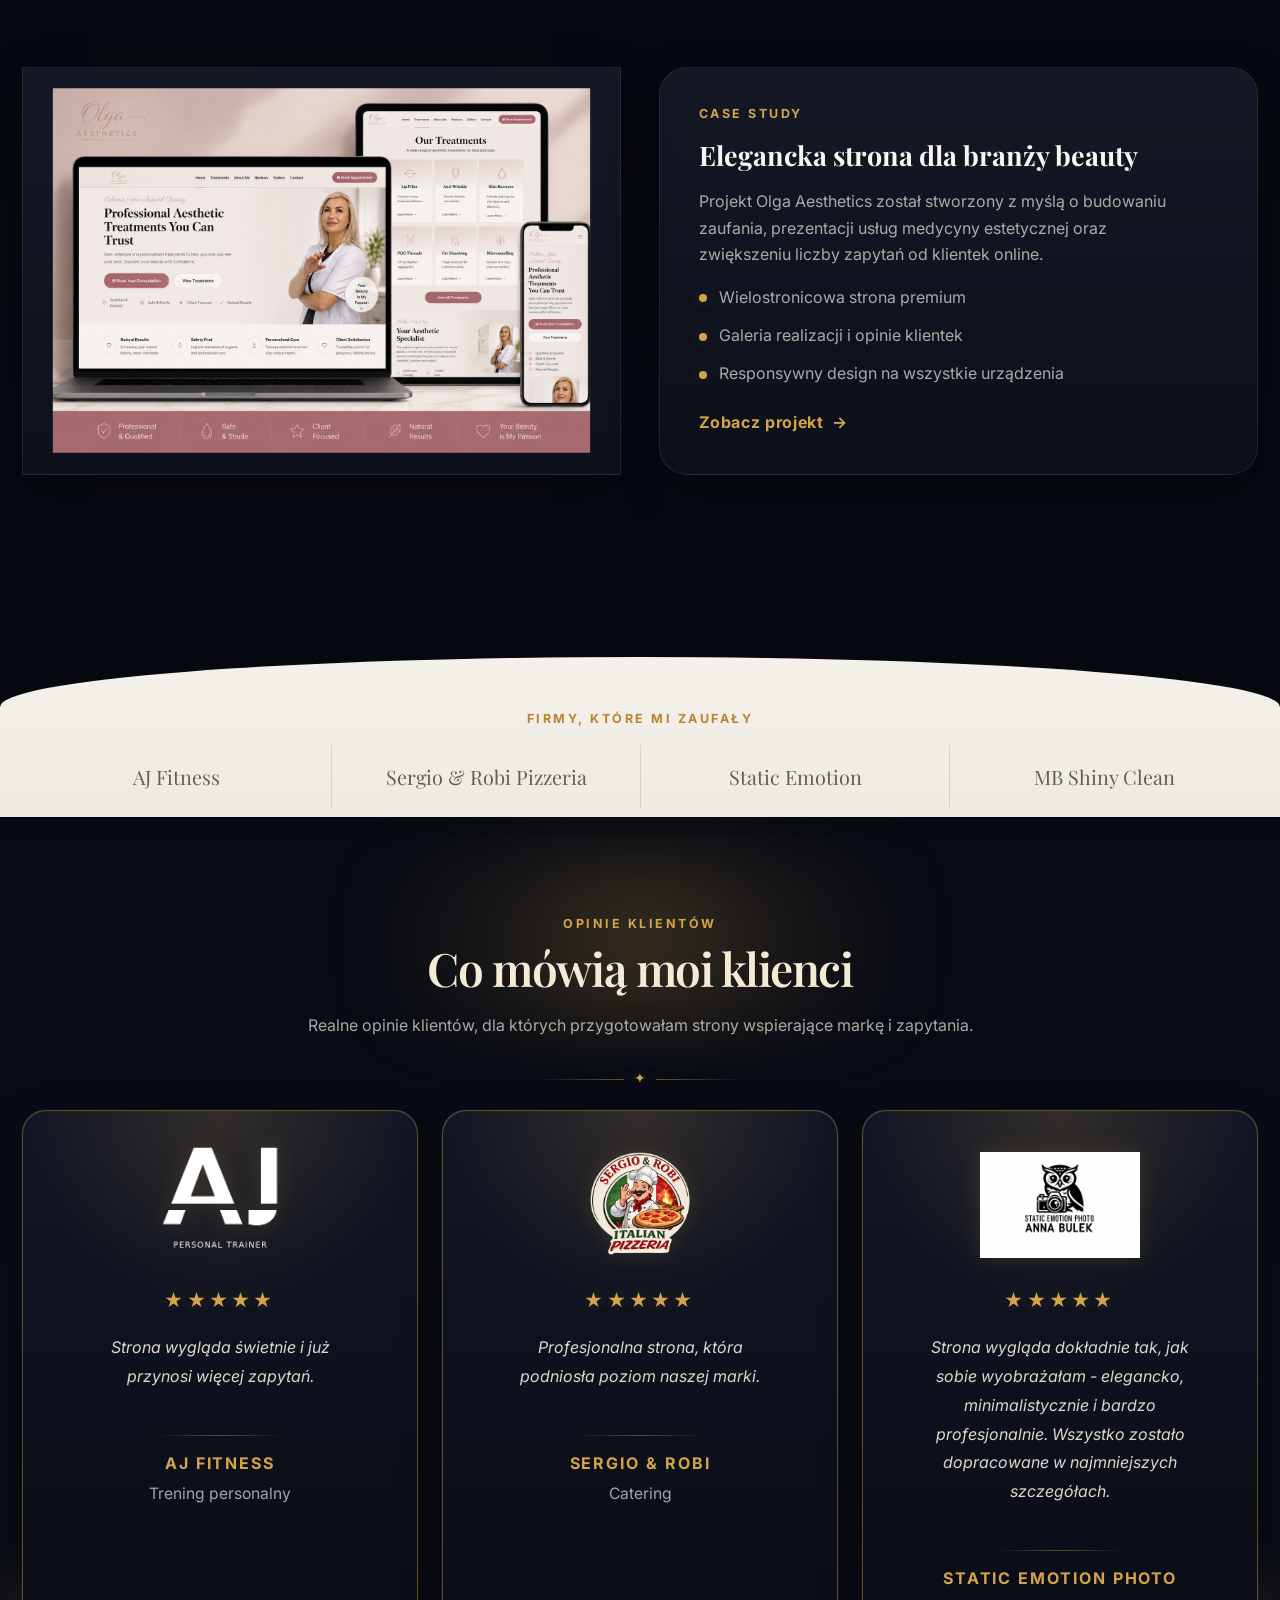
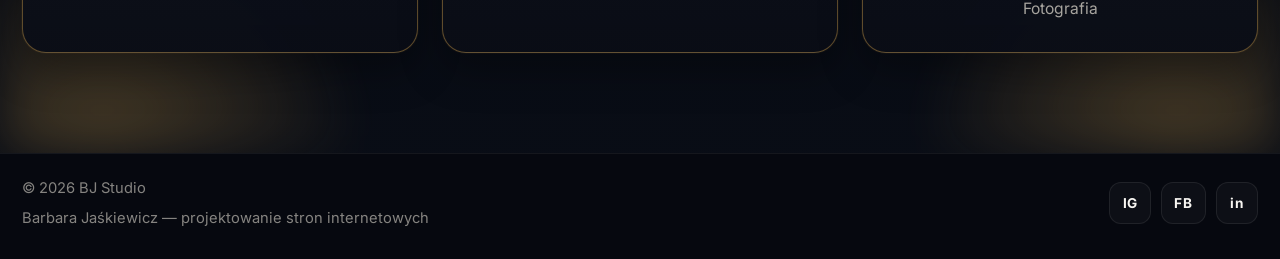
<file: projects.html>
<!DOCTYPE html>
<html lang="pl">
<head>
  <meta charset="UTF-8">
  <meta name="viewport" content="width=device-width, initial-scale=1.0">

  <title>Realizacje | Strony internetowe dla firm | BJ Studio</title>
  <meta name="description" content="Zobacz wybrane realizacje BJ Studio — strony internetowe dla firm, freelancerów i marek osobistych zaprojektowane pod zaufanie i zapytania.">
  <meta name="robots" content="index, follow">
  <meta name="author" content="Barbara Jaskiewicz | BJ Studio">

  <link rel="canonical" href="https://bjdesign.pl/projects.html">
  <link rel="alternate" hreflang="pl" href="https://bjdesign.pl/projects.html">
  <link rel="alternate" hreflang="en" href="https://bjdesign.co.uk/projects.html">
  <link rel="alternate" hreflang="x-default" href="https://bjdesign.co.uk/projects.html">

  <meta property="og:title" content="Realizacje | BJ Studio">
  <meta property="og:description" content="Strony internetowe zaprojektowane dla realnych biznesów — zobacz efekty współpracy.">
  <meta property="og:type" content="website">
  <meta property="og:url" content="https://bjdesign.pl/projects.html">
  <meta property="og:image" content="https://bjdesign.pl/images/BJ_3.png">
  <meta property="og:site_name" content="BJ Studio">
  <meta property="og:locale" content="pl_PL">

<script type="application/ld+json">
{
  "@context": "https://schema.org",
  "@type": "CollectionPage",
  "name": "Realizacje | BJ Studio",
  "url": "https://bjdesign.pl/projects.html",
  "description": "Wybrane realizacje BJ Studio — nowoczesne strony internetowe dla firm, freelancerów i marek osobistych.",
  "creator": {
    "@type": "ProfessionalService",
    "name": "BJ Studio",
    "url": "https://bjdesign.pl/"
  }
}
</script>

  <link rel="stylesheet" href="style.css">
</head>

<body>
  <header class="site-header">
    <div class="container nav-wrap nav-wrap-with-logo">
      <a href="/" class="site-brand">
        <img src="images/gold-logo-1.png" alt="BJ Studio logo">
      </a>

      <button class="menu-toggle" aria-label="Otwórz menu" aria-expanded="false">
        <span></span><span></span><span></span>
      </button>

      <div class="mobile-overlay"></div>

      <nav class="site-nav">
        <ul>
          <li><a href="/">Start</a></li>
          <li><a href="about.html">O mnie</a></li>
          <li><a href="projects.html" class="active">Realizacje</a></li>
          <li><a href="services.html">Usługi</a></li>
          <li><a href="pricing.html">Cennik</a></li>
          <li><a href="contact.html">Kontakt</a></li>
        </ul>
      </nav>

      <div class="lang-switch">
        <a href="https://bjdesign.co.uk/projects.html">EN</a>
        <a href="projects.html" class="active">PL</a>
      </div>
    </div>
  </header>

  <main>

    <section class="page-shell">
      <div class="container">
        <div class="page-hero">
          <p class="eyebrow">Realizacje</p>
          <h1>Strony stworzone dla prawdziwych biznesów</h1>
          <p>
            Każdy projekt powstaje z myślą o wizerunku marki, przejrzystości oferty
            i większej liczbie zapytań od klientów.
          </p>
        </div>

          <p class="internal-link-note">
            Każdy projekt tworzę z myślą o małych firmach, które potrzebują strony budującej zaufanie.
            Sprawdź:
            <a href="/small-business-website.html">
              strony internetowe dla małych firm
            </a>.
          </p>

        <div class="projects-grid">
          <article class="project-card">
            <img src="images/sergio-robi-mockup.png" alt="Strona Sergio & Robi Pizzeria">
            <div class="project-copy-card">
              <p class="kicker">Catering premium</p>
              <h3>Sergio &amp; Robi Pizzeria</h3>
              <p>Strona zaprojektowana tak, aby przyciągać klientów i wspierać rezerwacje wydarzeń.</p>
              <a class="project-link" href="https://sergiorobipizzeria.co.uk" target="_blank">Zobacz stronę</a>
            </div>
          </article>

          <article class="project-card">
            <img src="images/aj-fitnes-mockup.png?v=4" alt="Strona AJ Fitness">
            <div class="project-copy-card">
              <p class="kicker">Strona fitness</p>
              <h3>AJ Fitness</h3>
              <p>Profesjonalna strona dla trenera personalnego skupiona na zaufaniu i zapytaniach klientów.</p>
              <a class="project-link" href="https://ajfitness.uk" target="_blank">Zobacz stronę</a>
            </div>
          </article>

          <article class="project-card">
            <img src="images/static-emotion-mockup.png" alt="Portfolio Static Emotion">
            <div class="project-copy-card">
              <p class="kicker">Portfolio fotograficzne</p>
              <h3>Static Emotion</h3>
              <p>Minimalistyczna strona, która eksponuje zdjęcia i buduje estetyczny wizerunek marki.</p>
              <a class="project-link" href="https://staticemotion.pl" target="_blank">Zobacz stronę</a>
            </div>
          </article>
          <article class="project-card">
            <img src="images/mb-shiny-clean-after-mockup.png" alt="MB Shiny Clean">
            <div class="project-copy-card">
              <p class="kicker">Firma usługowa</p>
              <h3>MB Shiny Clean</h3>
              <p>
                Nowoczesna strona internetowa zaprojektowana dla firmy sprzątającej,
                budująca zaufanie i zwiększająca liczbę zapytań od klientów.
              </p>
              <a class="project-link" href="https://shiny-clean.co.uk" target="_blank">
                Zobacz stronę
              </a>
            </div>
          </article>
        </div>
      </div>
    </section>

    <section class="section">
  <div class="container">
    <div class="two-col-page">

      <div class="side-image">
        <img src="images/olga-aesthetics-mockup.png" alt="Strona Olga Aesthetics">
      </div>

      <div class="page-card">
        <p class="section-tag">Case study</p>
        <h2>Elegancka strona dla branży beauty</h2>

        <p>
          Projekt Olga Aesthetics został stworzony z myślą o budowaniu zaufania,
          prezentacji usług medycyny estetycznej oraz zwiększeniu liczby zapytań od klientek online.
        </p>

        <ul class="price-list">
          <li>Wielostronicowa strona premium</li>
          <li>Galeria realizacji i opinie klientek</li>
          <li>Responsywny design na wszystkie urządzenia</li>
        </ul>

        <a href="olga-project.html" class="project-link">Zobacz projekt</a>
      </div>

    </div>
  </div>
</section>

    <section class="trusted-strip">
      <div class="container">
        <p class="eyebrow">Firmy, które mi zaufały</p>
        <div class="trusted-logos">
          <span>AJ Fitness</span>
          <span>Sergio &amp; Robi Pizzeria</span>
          <span>Static Emotion</span>
          <span>MB Shiny Clean</span>
        </div>
      </div>
    </section>

    <section class="testimonials premium-testimonials">
      <div class="container">
        <p class="eyebrow">Opinie klientów</p>
        <h2 class="testimonials-title">Co mówią moi klienci</h2>
        <p class="testimonials-intro">
          Realne opinie klientów, dla których przygotowałam strony wspierające markę i zapytania.
        </p>
        <div class="testimonials-divider"><span></span></div>

        <div class="testimonials-grid">
          <article class="testimonial-card luxe-card">
            <div class="testimonial-logo-wrap">
              <img src="images/aj-fitness-logo.png?v=4" alt="AJ Fitness logo">
            </div>
            <p class="testimonial-stars">★★★★★</p>
            <p class="testimonial-quote">
              Strona wygląda świetnie i już przynosi więcej zapytań.
            </p>
            <div class="testimonial-author">
              <strong>AJ Fitness</strong>
              <span>Trening personalny</span>
            </div>
          </article>

          <article class="testimonial-card luxe-card">
            <div class="testimonial-logo-wrap">
              <img src="images/sergio-robi-logo.png" alt="Sergio & Robi logo">
            </div>
            <p class="testimonial-stars">★★★★★</p>
            <p class="testimonial-quote">
              Profesjonalna strona, która podniosła poziom naszej marki.
            </p>
            <div class="testimonial-author">
              <strong>Sergio &amp; Robi</strong>
              <span>Catering</span>
            </div>
          </article>

          <article class="testimonial-card luxe-card">
            <div class="testimonial-logo-wrap">
              <img src="images/Owl and camera logo design.png" alt="Static Emotion Photo logo" class="testimonial-logo">
            </div>
          
            <p class="testimonial-stars">★★★★★</p>
          
            <p class="testimonial-quote">
              Strona wygląda dokładnie tak, jak sobie wyobrażałam - elegancko,
              minimalistycznie i bardzo profesjonalnie. Wszystko zostało dopracowane
              w najmniejszych szczegółach.
            </p>
          
            <div class="testimonial-author">
              <strong>Static Emotion Photo</strong>
              <span>Fotografia</span>
            </div>
          </article>

        </div>
      </div>
    </section>

  </main>

  <footer class="footer">
    <div class="container footer-inner">
      <div>
        <p>© 2026 BJ Studio</p>
        <p>Barbara Jaśkiewicz — projektowanie stron internetowych</p>
      </div>

      <div class="footer-socials">
        <a href="https://www.instagram.com/bj_studio_web">IG</a>
        <a href="https://www.facebook.com/barbara.jaskiewicz.35">FB</a>
        <a href="https://www.linkedin.com/in/barbara-j-96253815b/">in</a>
      </div>
    </div>
  </footer>

  <script>
    const menuToggle = document.querySelector('.menu-toggle');
    const overlay = document.querySelector('.mobile-overlay');

    if (menuToggle && overlay) {
      menuToggle.addEventListener('click', () => {
        const isOpen = document.body.classList.toggle('menu-open');
        menuToggle.setAttribute('aria-expanded', isOpen ? 'true' : 'false');
      });

      overlay.addEventListener('click', () => {
        document.body.classList.remove('menu-open');
        menuToggle.setAttribute('aria-expanded', 'false');
      });
    }
  </script>
</body>
</html>
</file>
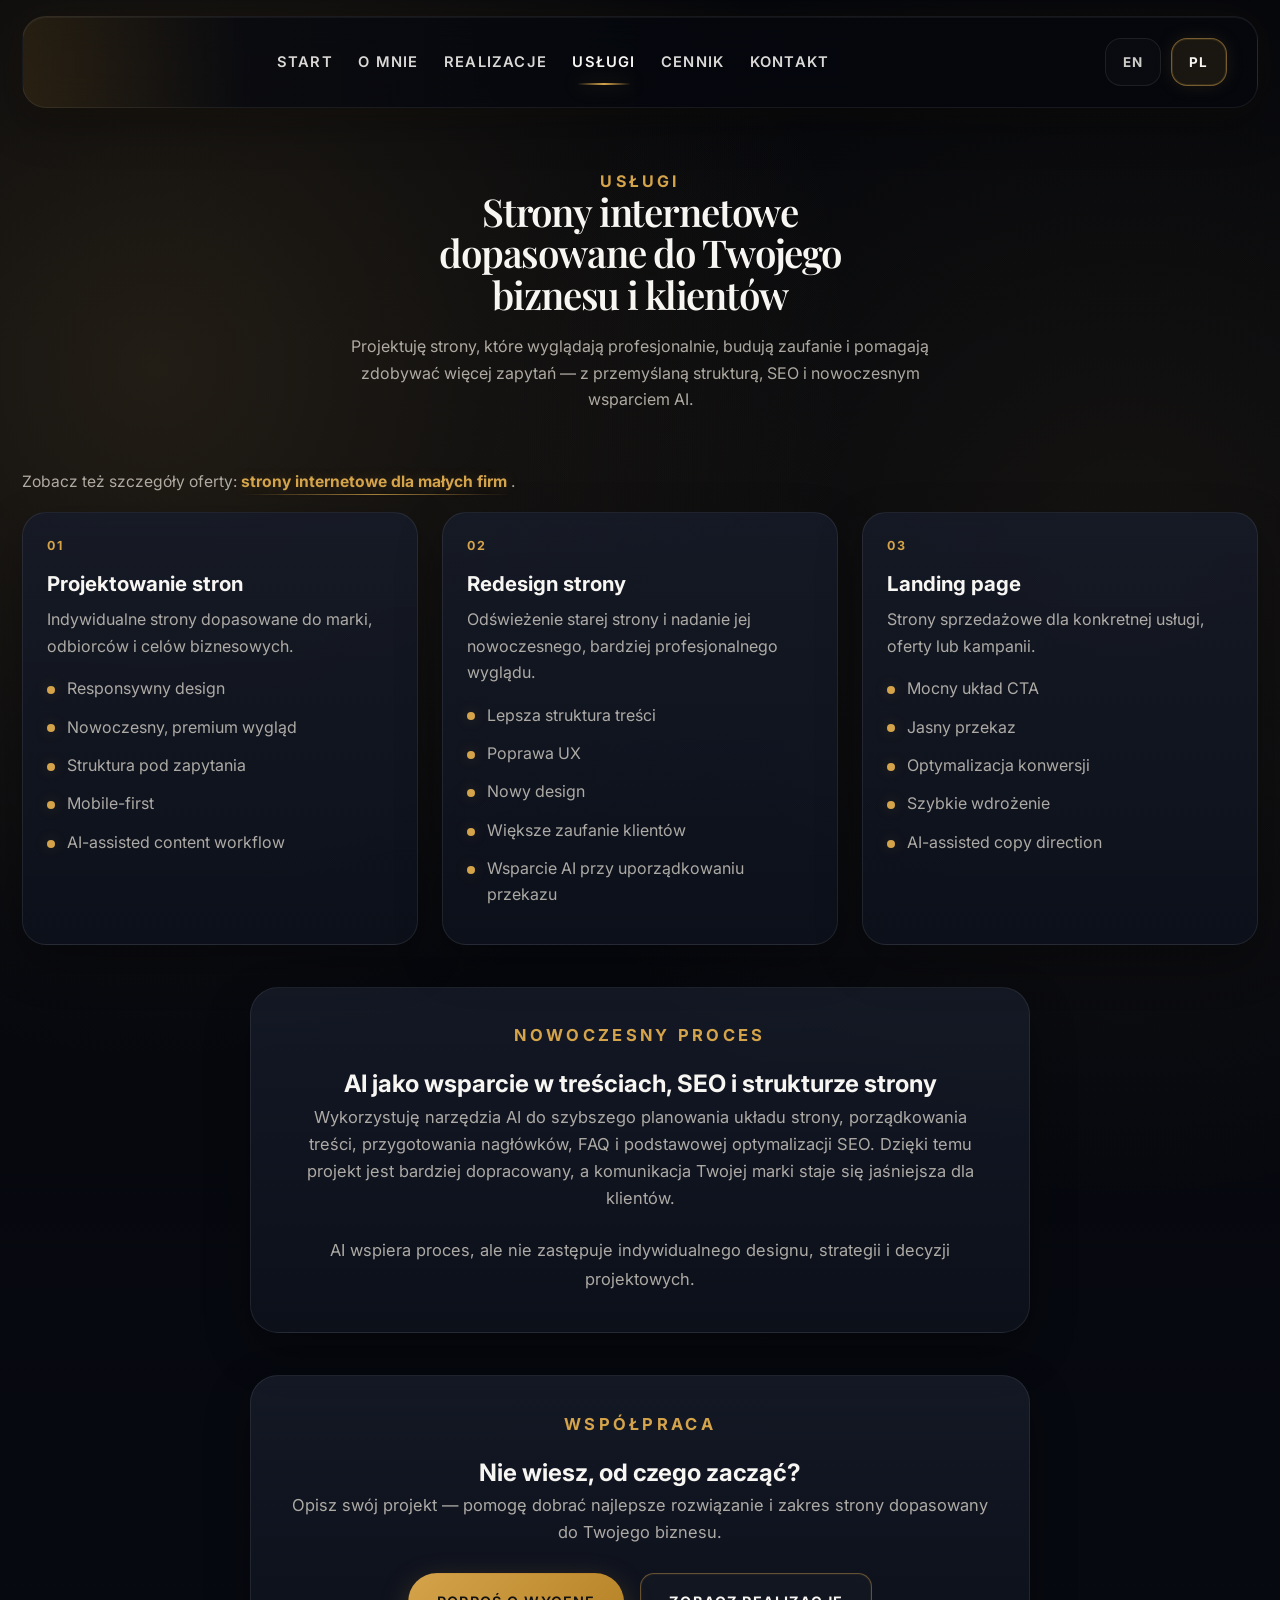
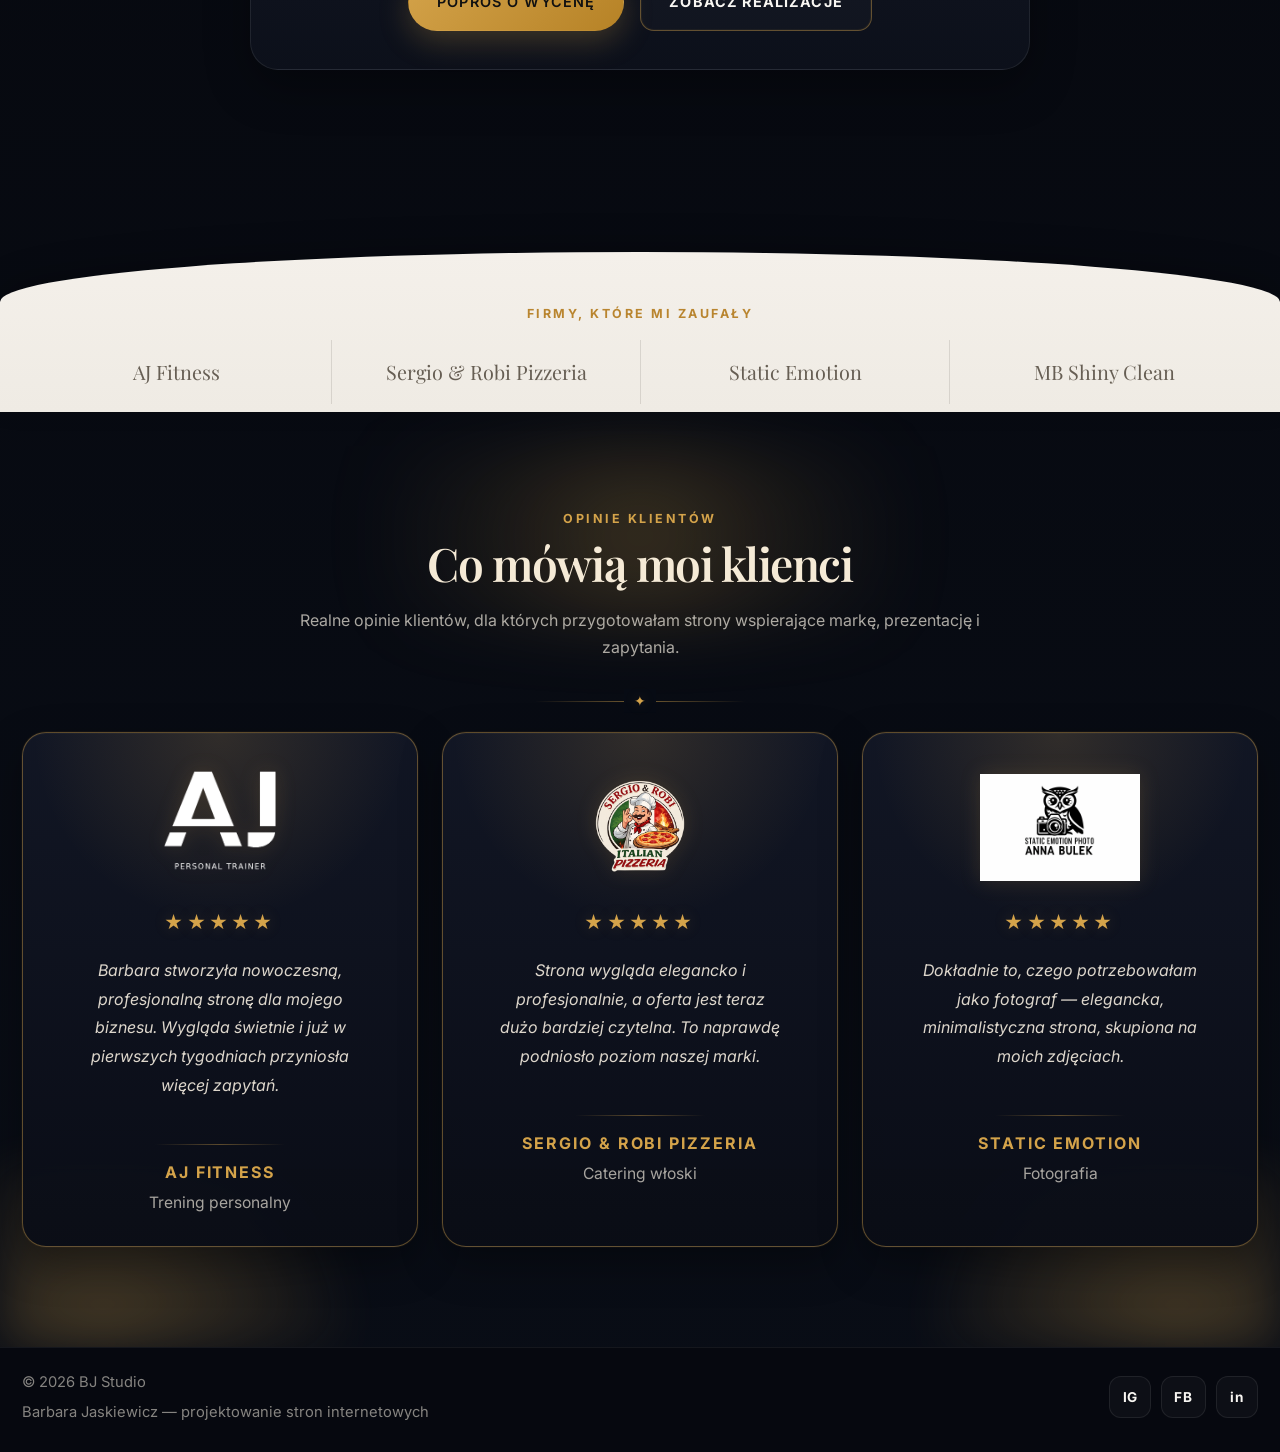
<file: services.html>
<!DOCTYPE html>
<html lang="pl">
<head>
  <meta charset="UTF-8">
  <meta name="viewport" content="width=device-width, initial-scale=1.0">

  <title>Usługi | Projektowanie stron internetowych | BJ Studio</title>
  <meta name="description" content="Usługi BJ Studio: projektowanie stron internetowych, redesign, landing page, SEO i AI-assisted workflow dla małych firm, freelancerów i marek osobistych.">
  <meta name="robots" content="index, follow">
  <meta name="author" content="Barbara Jaśkiewicz | BJ Studio">

  <link rel="canonical" href="https://bjdesign.pl/services.html">
  <link rel="alternate" hreflang="pl" href="https://bjdesign.pl/services.html">
  <link rel="alternate" hreflang="en" href="https://bjdesign.co.uk/services.html">
  <link rel="alternate" hreflang="x-default" href="https://bjdesign.co.uk/services.html">

  <meta property="og:title" content="Usługi | BJ Studio">
  <meta property="og:description" content="Projektowanie stron internetowych dla firm, freelancerów i marek osobistych.">
  <meta property="og:type" content="website">
  <meta property="og:url" content="https://bjdesign.pl/services.html">
  <meta property="og:image" content="https://bjdesign.pl/images/BJ_3.png">
  <meta property="og:site_name" content="BJ Studio">
  <meta property="og:locale" content="pl_PL">

  <link rel="stylesheet" href="style.css">
</head>

<body>
  <header class="site-header">
    <div class="container nav-wrap nav-wrap-with-logo">
      <a href="/" class="site-brand">
        <img src="images/gold-logo-1.png" alt="BJ Studio logo">
      </a>

      <button class="menu-toggle" aria-label="Otwórz menu" aria-expanded="false">
        <span></span><span></span><span></span>
      </button>

      <div class="mobile-overlay"></div>

      <nav class="site-nav">
        <ul>
          <li><a href="/">Start</a></li>
          <li><a href="about.html">O mnie</a></li>
          <li><a href="projects.html">Realizacje</a></li>
          <li><a href="services.html" class="active">Usługi</a></li>
          <li><a href="pricing.html">Cennik</a></li>
          <li><a href="contact.html">Kontakt</a></li>
        </ul>
      </nav>

      <div class="lang-switch">
        <a href="https://bjdesign.co.uk/services.html">EN</a>
        <a href="services.html" class="active">PL</a>
      </div>
    </div>
  </header>

  <main>

    <section class="page-shell">
      <div class="container">
        <div class="page-hero">
          <p class="eyebrow">Usługi</p>
          <h1>Strony internetowe dopasowane do Twojego biznesu i klientów</h1>
          <p>
            Projektuję strony, które wyglądają profesjonalnie, budują zaufanie i pomagają zdobywać więcej zapytań — z przemyślaną strukturą, SEO i nowoczesnym wsparciem AI.
          </p>
        </div>

        <p class="internal-link-note">
          Zobacz też szczegóły oferty:
          <a href="/small-business-website.html">
            strony internetowe dla małych firm
          </a>.
        </p>

        <div class="services-grid">

          <article class="service-card">
            <div class="service-copy">
              <p class="kicker">01</p>
              <h3>Projektowanie stron</h3>
              <p>Indywidualne strony dopasowane do marki, odbiorców i celów biznesowych.</p>
              <ul class="service-list">
                <li>Responsywny design</li>
                <li>Nowoczesny, premium wygląd</li>
                <li>Struktura pod zapytania</li>
                <li>Mobile-first</li>
                <li>AI-assisted content workflow</li>
              </ul>
            </div>
          </article>

          <article class="service-card">
            <div class="service-copy">
              <p class="kicker">02</p>
              <h3>Redesign strony</h3>
              <p>Odświeżenie starej strony i nadanie jej nowoczesnego, bardziej profesjonalnego wyglądu.</p>
              <ul class="service-list">
                <li>Lepsza struktura treści</li>
                <li>Poprawa UX</li>
                <li>Nowy design</li>
                <li>Większe zaufanie klientów</li>
                <li>Wsparcie AI przy uporządkowaniu przekazu</li>
              </ul>
            </div>
          </article>

          <article class="service-card">
            <div class="service-copy">
              <p class="kicker">03</p>
              <h3>Landing page</h3>
              <p>Strony sprzedażowe dla konkretnej usługi, oferty lub kampanii.</p>
              <ul class="service-list">
                <li>Mocny układ CTA</li>
                <li>Jasny przekaz</li>
                <li>Optymalizacja konwersji</li>
                <li>Szybkie wdrożenie</li>
                <li>AI-assisted copy direction</li>
              </ul>
            </div>
          </article>

        </div>



        <div class="contact-panel" style="margin-top: 42px;">
          <p class="section-tag">Nowoczesny proces</p>
          <h2>AI jako wsparcie w treściach, SEO i strukturze strony</h2>
          <p>
            Wykorzystuję narzędzia AI do szybszego planowania układu strony, porządkowania treści,
            przygotowania nagłówków, FAQ i podstawowej optymalizacji SEO. Dzięki temu projekt jest bardziej
            dopracowany, a komunikacja Twojej marki staje się jaśniejsza dla klientów.
          </p>
          <p class="internal-link-note">
            AI wspiera proces, ale nie zastępuje indywidualnego designu, strategii i decyzji projektowych.
          </p>
        </div>

        <div class="contact-panel" style="margin-top: 42px;">
          <p class="section-tag">Współpraca</p>
          <h2>Nie wiesz, od czego zacząć?</h2>
          <p>
            Opisz swój projekt — pomogę dobrać najlepsze rozwiązanie i zakres strony dopasowany do Twojego biznesu.
          </p>

          <div class="hero-buttons" style="justify-content:center; margin-top: 26px;">
            <a href="contact.html" class="btn btn-primary">Poproś o wycenę</a>
            <a href="projects.html" class="btn btn-outline">Zobacz realizacje</a>
          </div>
        </div>

      </div>
    </section>

    <section class="trusted-strip">
      <div class="container">
        <p class="eyebrow">Firmy, które mi zaufały</p>
        <div class="trusted-logos">
              <span>AJ Fitness</span>
          <span>Sergio &amp; Robi Pizzeria</span>
          <span>Static Emotion</span>
          <span>MB Shiny Clean</span>
        </div>
      </div>
    </section>

    <section class="testimonials premium-testimonials">
      <div class="container">
        <p class="eyebrow">Opinie klientów</p>
        <h2 class="testimonials-title">Co mówią moi klienci</h2>
        <p class="testimonials-intro">
          Realne opinie klientów, dla których przygotowałam strony wspierające markę, prezentację i zapytania.
        </p>
        <div class="testimonials-divider"><span></span></div>

        <div class="testimonials-grid">
          <article class="testimonial-card luxe-card">
            <div class="testimonial-logo-wrap">
              <img src="images/aj-fitness-logo.png?v=4" alt="AJ Fitness logo" class="testimonial-logo">
            </div>

            <p class="testimonial-stars">★★★★★</p>

            <p class="testimonial-quote">
              Barbara stworzyła nowoczesną, profesjonalną stronę dla mojego biznesu. Wygląda świetnie i już w pierwszych tygodniach przyniosła więcej zapytań.
            </p>

            <div class="testimonial-author">
              <strong>AJ Fitness</strong>
              <span>Trening personalny</span>
            </div>
          </article>

          <article class="testimonial-card luxe-card">
            <div class="testimonial-logo-wrap">
              <img src="images/sergio-robi-logo.png" alt="Sergio &amp; Robi logo" class="testimonial-logo">
            </div>

            <p class="testimonial-stars">★★★★★</p>

            <p class="testimonial-quote">
              Strona wygląda elegancko i profesjonalnie, a oferta jest teraz dużo bardziej czytelna. To naprawdę podniosło poziom naszej marki.
            </p>

            <div class="testimonial-author">
              <strong>Sergio &amp; Robi Pizzeria</strong>
              <span>Catering włoski</span>
            </div>
          </article>

          <article class="testimonial-card luxe-card">
            <div class="testimonial-logo-wrap">
              <img src="images/Owl and camera logo design.png" alt="Static Emotion logo" class="testimonial-logo">
            </div>

            <p class="testimonial-stars">★★★★★</p>

            <p class="testimonial-quote">
              Dokładnie to, czego potrzebowałam jako fotograf — elegancka, minimalistyczna strona, skupiona na moich zdjęciach.
            </p>

            <div class="testimonial-author">
              <strong>Static Emotion</strong>
              <span>Fotografia</span>
            </div>
          </article>
        </div>
      </div>
    </section>

  </main>

  <footer class="footer">
    <div class="container footer-inner">
      <div>
        <p>© 2026 BJ Studio</p>
        <p>Barbara Jaskiewicz — projektowanie stron internetowych</p>
      </div>

      <div class="footer-socials">
        <a href="https://www.instagram.com/bj_studio_web">IG</a>
        <a href="https://www.facebook.com/barbara.jaskiewicz.35">FB</a>
        <a href="https://www.linkedin.com/in/barbara-j-96253815b/">in</a>
      </div>
    </div>
  </footer>

  <script>
    const menuToggle = document.querySelector('.menu-toggle');
    const overlay = document.querySelector('.mobile-overlay');

    if (menuToggle && overlay) {
      menuToggle.addEventListener('click', () => {
        const isOpen = document.body.classList.toggle('menu-open');
        menuToggle.setAttribute('aria-expanded', isOpen ? 'true' : 'false');
      });

      overlay.addEventListener('click', () => {
        document.body.classList.remove('menu-open');
        menuToggle.setAttribute('aria-expanded', 'false');
      });
    }
  </script>
</body>
</html>
</file>
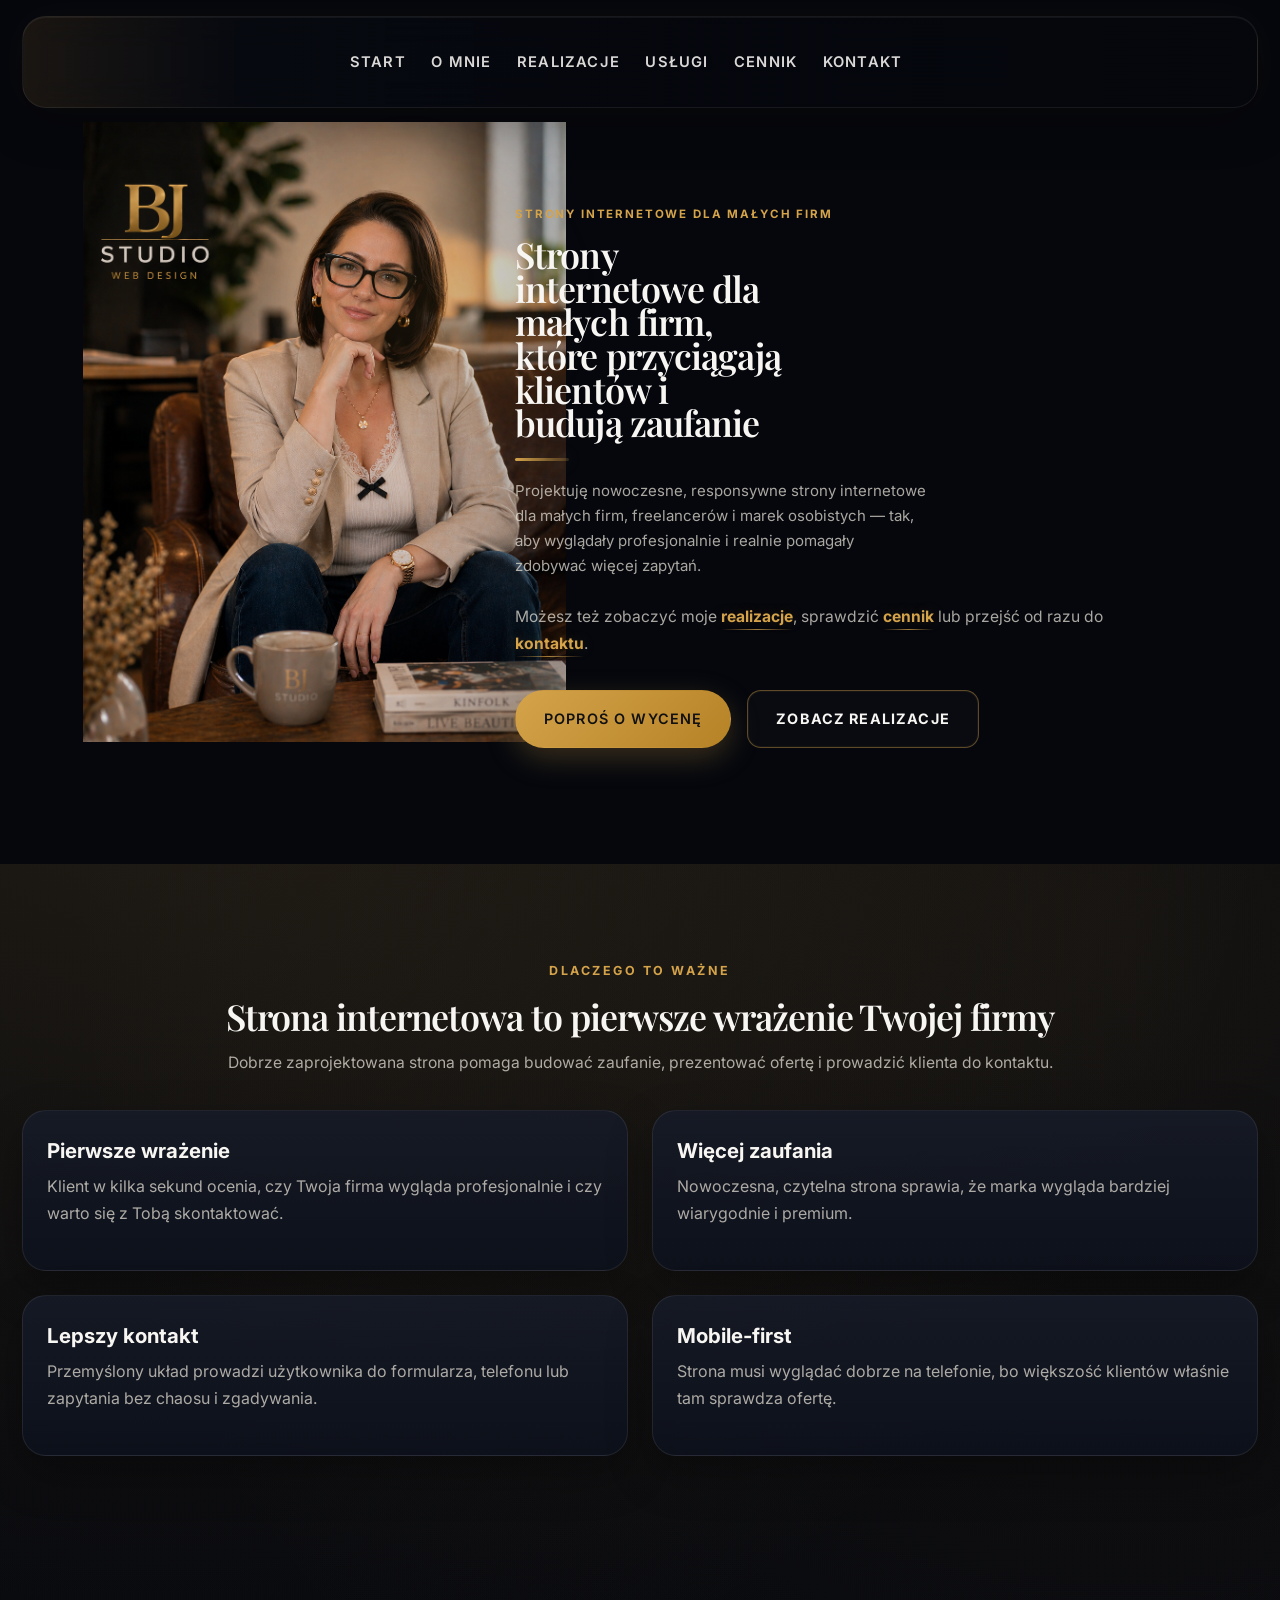
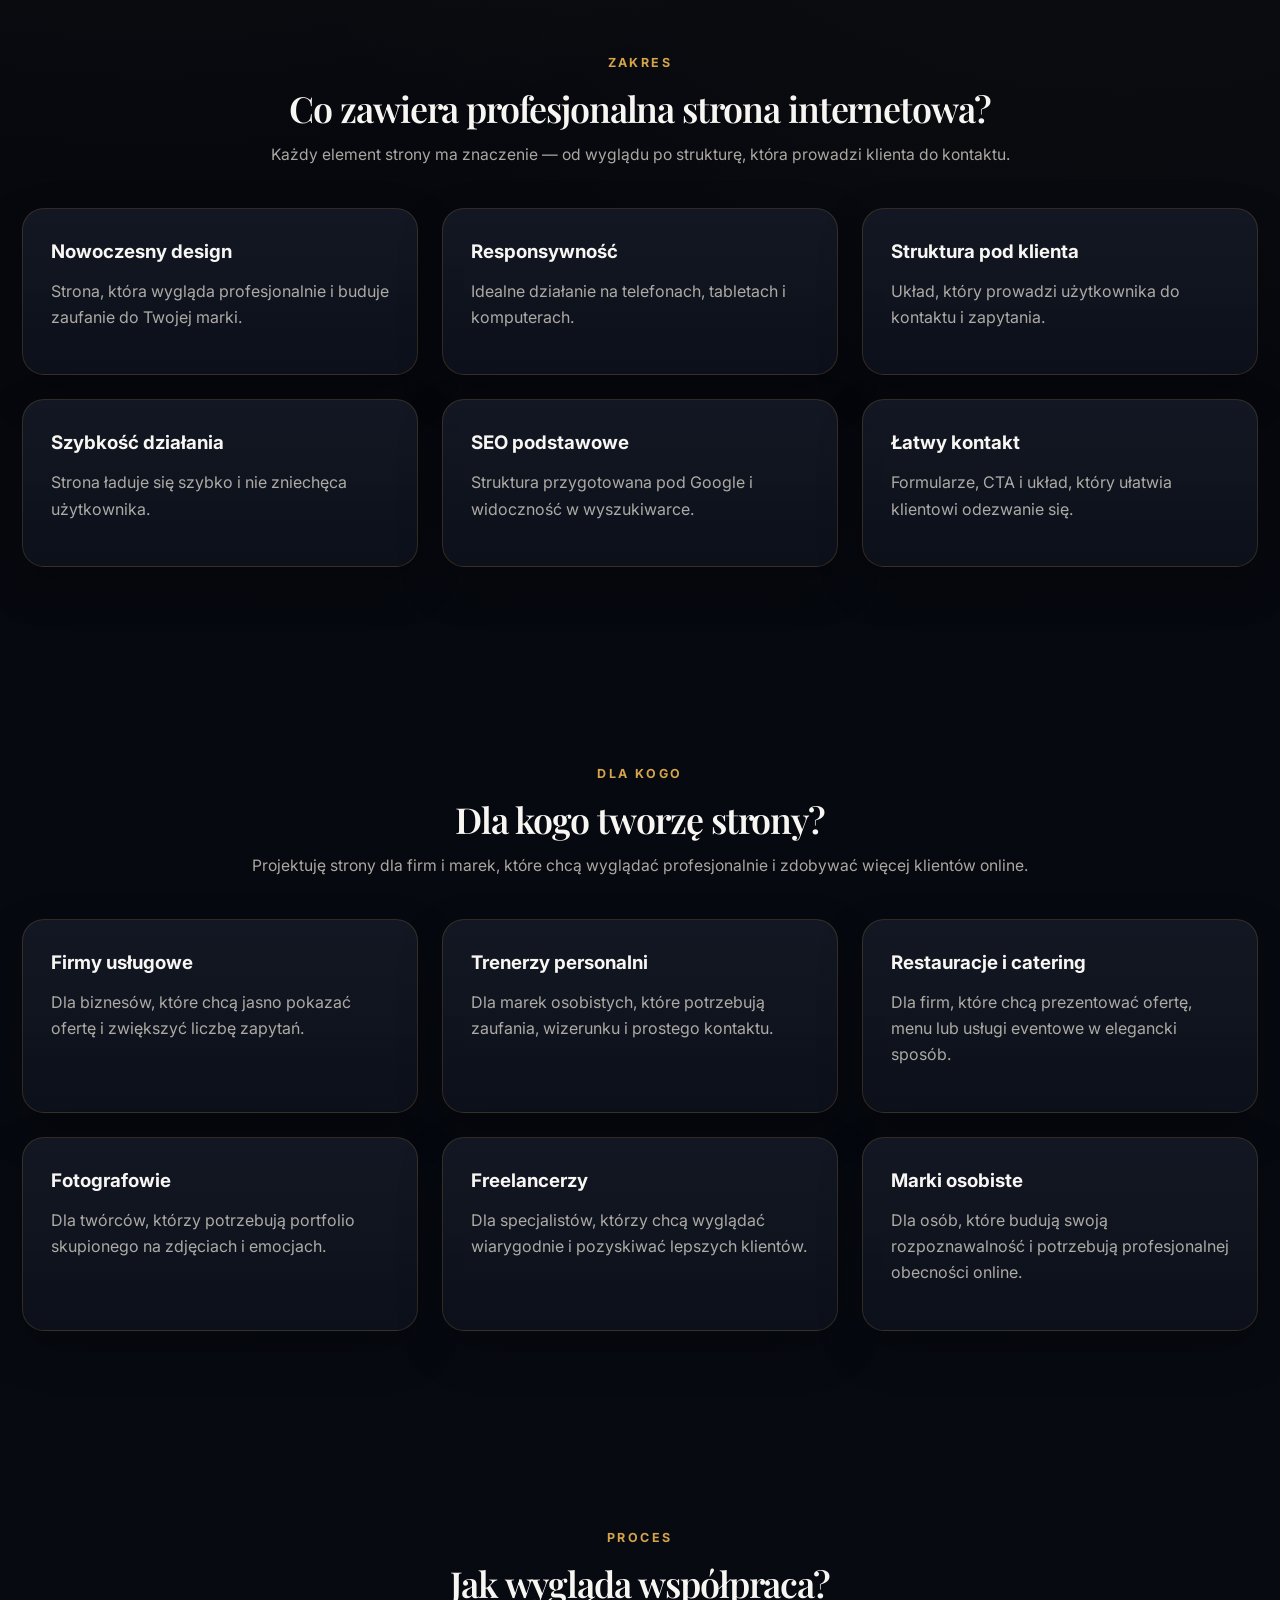
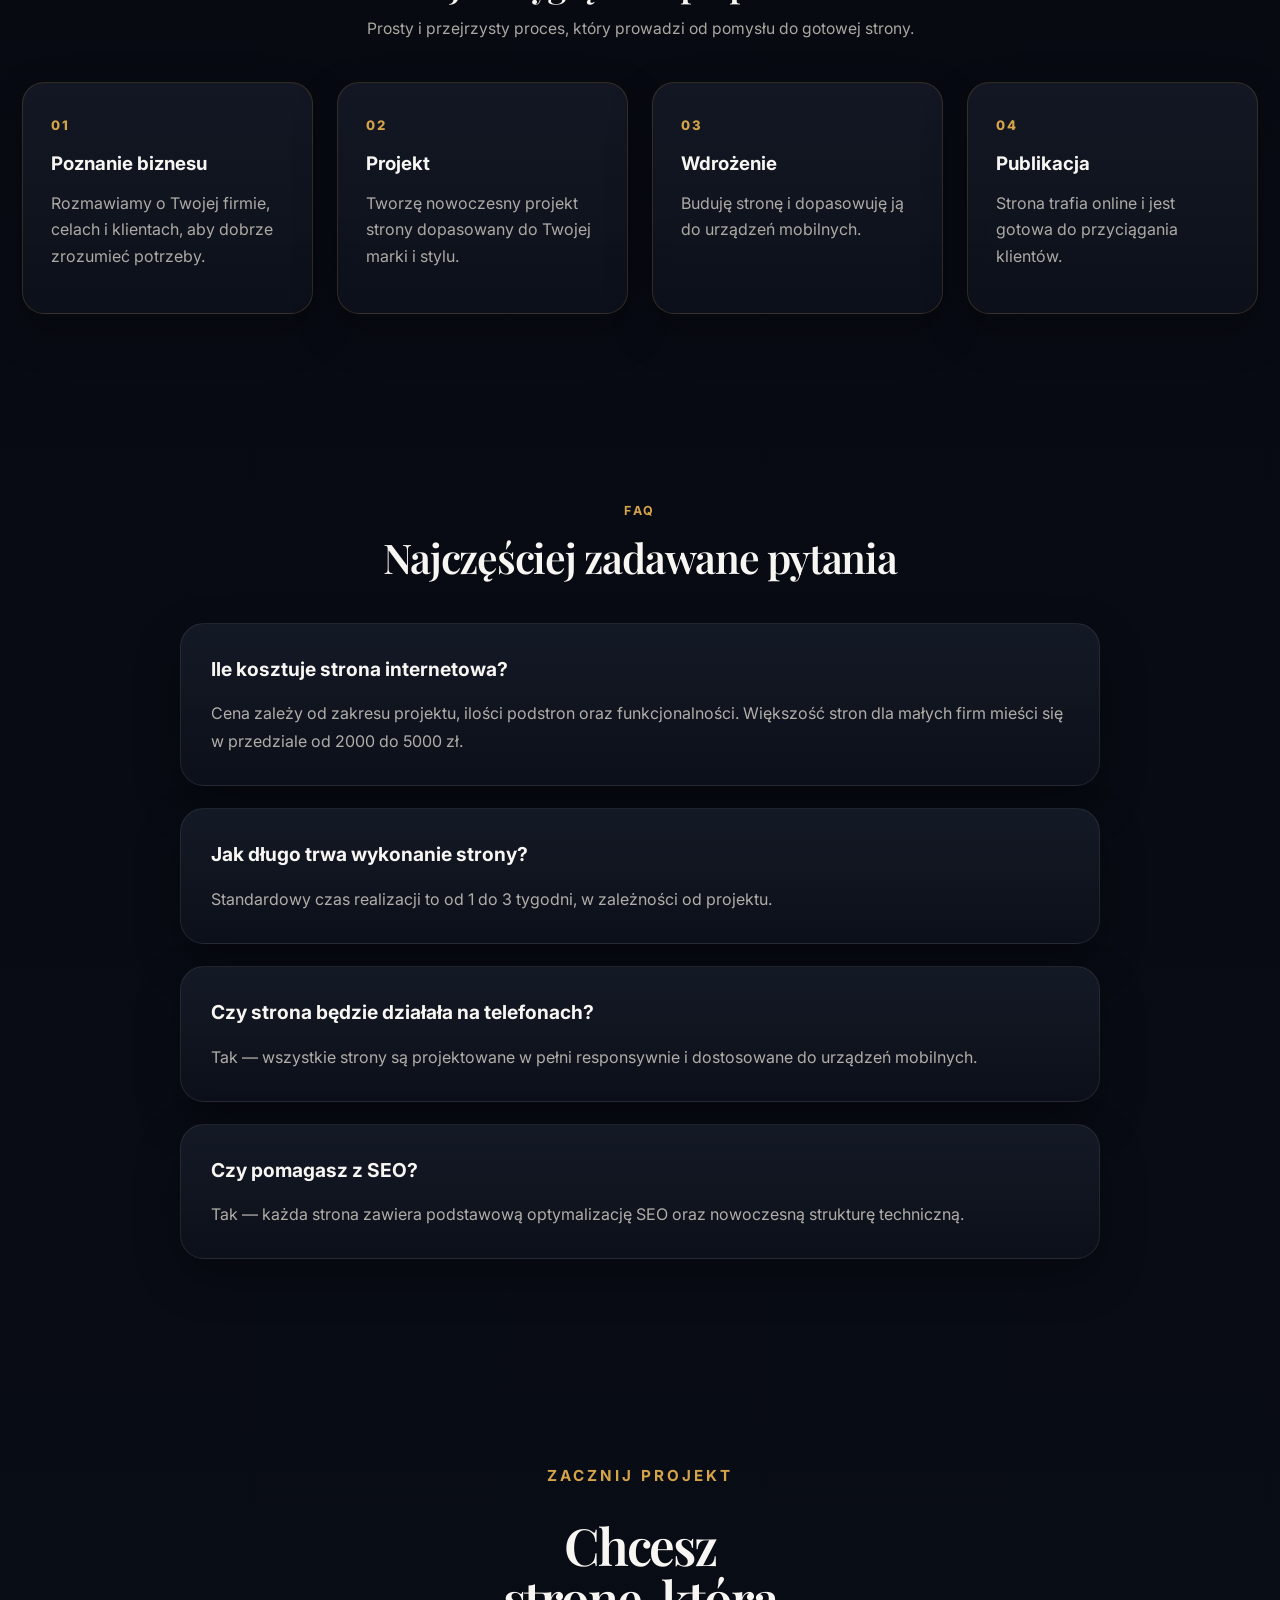
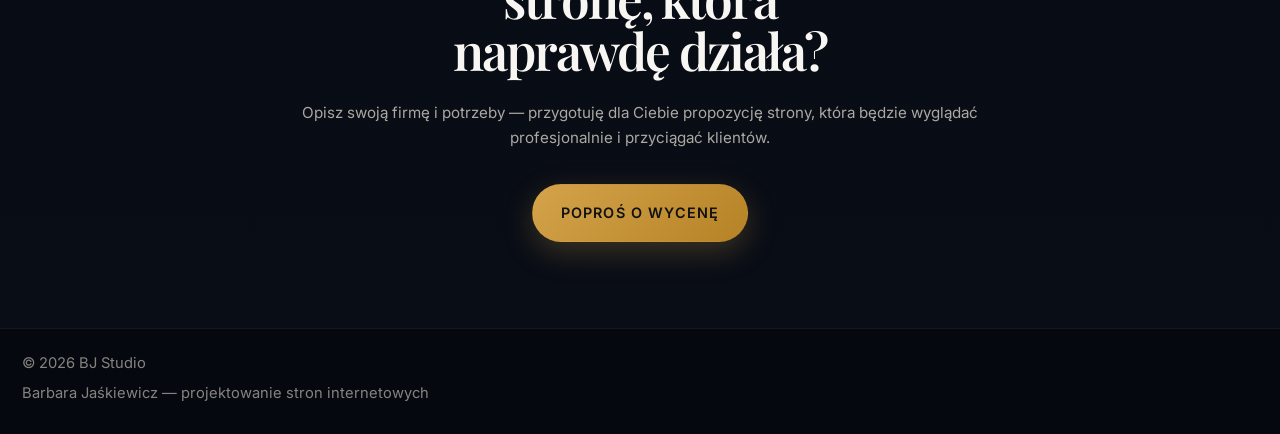
<file: small-business-website.html>
<!DOCTYPE html>
<html lang="pl">
<head>
<meta charset="UTF-8">
<meta name="viewport" content="width=device-width, initial-scale=1.0">

<title>Strony internetowe dla małych firm | BJ Studio</title>
<meta name="description" content="Nowoczesne strony internetowe dla małych firm. Projektowane, aby przyciągać klientów, budować zaufanie i zwiększać liczbę zapytań.">

<meta name="robots" content="index, follow">

<link rel="canonical" href="https://bjdesign.pl/small-business-website.html">
<link rel="alternate" hreflang="pl" href="https://bjdesign.pl/small-business-website.html">
<link rel="alternate" hreflang="en" href="https://bjdesign.co.uk/small-business-website.html">

<script type="application/ld+json">
{
  "@context": "https://schema.org",
  "@type": "Service",
  "name": "Strony internetowe dla małych firm",
  "url": "https://bjdesign.pl/small-business-website.html",
  "provider": {
    "@type": "ProfessionalService",
    "name": "BJ Studio",
    "url": "https://bjdesign.pl/",
    "telephone": "+48571931264",
  "priceRange": "$$",
  "address": {
  "@type": "PostalAddress",
  "addressLocality": "Jaworzno",
  "addressCountry": "PL"
},
    "founder": {
      "@type": "Person",
      "name": "Barbara Jaśkiewicz"
    }
  },
  "areaServed": [
    "Polska",
    "United Kingdom"
  ],
  "serviceType": "Strony internetowe dla małych firm",
  "description": "Nowoczesne, responsywne strony internetowe dla małych firm, które budują zaufanie i pomagają zdobywać więcej zapytań."
}
</script>

<link rel="stylesheet" href="style.css">
</head>

<body>

<header class="site-header">
  <div class="container nav-wrap nav-wrap-with-logo">
    <a href="/" class="site-brand">
      <img src="images/gold-logo-1.png" alt="BJ Studio logo">
    </a>

    <button class="menu-toggle" aria-label="Otwórz menu" aria-expanded="false">
      <span></span>
      <span></span>
      <span></span>
    </button>

    <div class="mobile-overlay"></div>

    <nav class="site-nav">
      <ul>
        <li><a href="/">Start</a></li>
        <li><a href="/about.html">O mnie</a></li>
        <li><a href="/projects.html">Realizacje</a></li>
        <li><a href="/services.html">Usługi</a></li>
        <li><a href="/pricing.html">Cennik</a></li>
        <li><a href="/contact.html">Kontakt</a></li>
      </ul>
    </nav>

  </div>
</header>

<main>

<!-- HERO -->
<section class="hero-home small-business-hero">

  <div class="hero-media">
    <img src="images/barbara-lifestyle.png" alt="Projektowanie stron internetowych BJ Studio">
  </div>

  <div class="container hero-content">
    <div class="hero-copy">

      <p class="eyebrow">Strony internetowe dla małych firm</p>

      <h1>
        Strony internetowe dla małych firm,
        które przyciągają klientów i budują zaufanie
      </h1>

      <p class="lead">
        Projektuję nowoczesne, responsywne strony internetowe dla małych firm,
        freelancerów i marek osobistych — tak, aby wyglądały profesjonalnie
        i realnie pomagały zdobywać więcej zapytań.
      </p>

        <p class="internal-link-note">
          Możesz też zobaczyć moje
          <a href="/projects.html">realizacje</a>,
          sprawdzić
          <a href="/pricing.html">cennik</a>
          lub przejść od razu do
          <a href="/contact.html">kontaktu</a>.
        </p>

      <div class="hero-buttons">
        <a href="/contact.html" class="btn btn-primary">Poproś o wycenę</a>
        <a href="/projects.html" class="btn btn-outline">Zobacz realizacje</a>
      </div>

    </div>
  </div>
</section>

<!-- SEO CONTENT -->
<section class="section seo-cards-section">
  <div class="container">

    <div class="section-heading">
      <p class="section-tag">Dlaczego to ważne</p>
      <h2>Strona internetowa to pierwsze wrażenie Twojej firmy</h2>
      <p>
        Dobrze zaprojektowana strona pomaga budować zaufanie, prezentować ofertę
        i prowadzić klienta do kontaktu.
      </p>
    </div>

    <div class="why-grid">
      <article class="why-card">
        <h3>Pierwsze wrażenie</h3>
        <p>
          Klient w kilka sekund ocenia, czy Twoja firma wygląda profesjonalnie
          i czy warto się z Tobą skontaktować.
        </p>
      </article>

      <article class="why-card">
        <h3>Więcej zaufania</h3>
        <p>
          Nowoczesna, czytelna strona sprawia, że marka wygląda bardziej wiarygodnie
          i premium.
        </p>
      </article>

      <article class="why-card">
        <h3>Lepszy kontakt</h3>
        <p>
          Przemyślony układ prowadzi użytkownika do formularza, telefonu lub zapytania
          bez chaosu i zgadywania.
        </p>
      </article>

      <article class="why-card">
        <h3>Mobile-first</h3>
        <p>
          Strona musi wyglądać dobrze na telefonie, bo większość klientów właśnie tam
          sprawdza ofertę.
        </p>
      </article>
    </div>

  </div>
</section>

<section class="section features-section">
  <div class="container">
    <div class="section-heading">
      <p class="section-tag">Zakres</p>
      <h2>Co zawiera profesjonalna strona internetowa?</h2>
      <p>Każdy element strony ma znaczenie — od wyglądu po strukturę, która prowadzi klienta do kontaktu.</p>
    </div>

    <div class="features-grid">
      <article class="feature-card">
        <h3>Nowoczesny design</h3>
        <p>Strona, która wygląda profesjonalnie i buduje zaufanie do Twojej marki.</p>
      </article>

      <article class="feature-card">
        <h3>Responsywność</h3>
        <p>Idealne działanie na telefonach, tabletach i komputerach.</p>
      </article>

      <article class="feature-card">
        <h3>Struktura pod klienta</h3>
        <p>Układ, który prowadzi użytkownika do kontaktu i zapytania.</p>
      </article>

      <article class="feature-card">
        <h3>Szybkość działania</h3>
        <p>Strona ładuje się szybko i nie zniechęca użytkownika.</p>
      </article>

      <article class="feature-card">
        <h3>SEO podstawowe</h3>
        <p>Struktura przygotowana pod Google i widoczność w wyszukiwarce.</p>
      </article>

      <article class="feature-card">
        <h3>Łatwy kontakt</h3>
        <p>Formularze, CTA i układ, który ułatwia klientowi odezwanie się.</p>
      </article>
    </div>
  </div>
</section>

<section class="section audience-section">
  <div class="container">
    <div class="section-heading">
      <p class="section-tag">Dla kogo</p>
      <h2>Dla kogo tworzę strony?</h2>
      <p>Projektuję strony dla firm i marek, które chcą wyglądać profesjonalnie i zdobywać więcej klientów online.</p>
    </div>

    <div class="features-grid">
      <article class="feature-card">
        <h3>Firmy usługowe</h3>
        <p>Dla biznesów, które chcą jasno pokazać ofertę i zwiększyć liczbę zapytań.</p>
      </article>

      <article class="feature-card">
        <h3>Trenerzy personalni</h3>
        <p>Dla marek osobistych, które potrzebują zaufania, wizerunku i prostego kontaktu.</p>
      </article>

      <article class="feature-card">
        <h3>Restauracje i catering</h3>
        <p>Dla firm, które chcą prezentować ofertę, menu lub usługi eventowe w elegancki sposób.</p>
      </article>

      <article class="feature-card">
        <h3>Fotografowie</h3>
        <p>Dla twórców, którzy potrzebują portfolio skupionego na zdjęciach i emocjach.</p>
      </article>

      <article class="feature-card">
        <h3>Freelancerzy</h3>
        <p>Dla specjalistów, którzy chcą wyglądać wiarygodnie i pozyskiwać lepszych klientów.</p>
      </article>

      <article class="feature-card">
        <h3>Marki osobiste</h3>
        <p>Dla osób, które budują swoją rozpoznawalność i potrzebują profesjonalnej obecności online.</p>
      </article>
    </div>
  </div>
</section>

<section class="section process-section">
  <div class="container">
    <div class="section-heading">
      <p class="section-tag">Proces</p>
      <h2>Jak wygląda współpraca?</h2>
      <p>Prosty i przejrzysty proces, który prowadzi od pomysłu do gotowej strony.</p>
    </div>

    <div class="process-grid">
      <article class="process-card">
        <span>01</span>
        <h3>Poznanie biznesu</h3>
        <p>Rozmawiamy o Twojej firmie, celach i klientach, aby dobrze zrozumieć potrzeby.</p>
      </article>

      <article class="process-card">
        <span>02</span>
        <h3>Projekt</h3>
        <p>Tworzę nowoczesny projekt strony dopasowany do Twojej marki i stylu.</p>
      </article>

      <article class="process-card">
        <span>03</span>
        <h3>Wdrożenie</h3>
        <p>Buduję stronę i dopasowuję ją do urządzeń mobilnych.</p>
      </article>

      <article class="process-card">
        <span>04</span>
        <h3>Publikacja</h3>
        <p>Strona trafia online i jest gotowa do przyciągania klientów.</p>
      </article>
    </div>
  </div>
</section>

<section class="faq-section">
  <div class="container">
    <span class="eyebrow">FAQ</span>
    <h2>Najczęściej zadawane pytania</h2>

    <div class="faq-item">
      <h3>Ile kosztuje strona internetowa?</h3>
      <p>
        Cena zależy od zakresu projektu, ilości podstron oraz funkcjonalności.
        Większość stron dla małych firm mieści się w przedziale od 2000 do 5000 zł.
      </p>
    </div>

    <div class="faq-item">
      <h3>Jak długo trwa wykonanie strony?</h3>
      <p>
        Standardowy czas realizacji to od 1 do 3 tygodni, w zależności od projektu.
      </p>
    </div>

    <div class="faq-item">
      <h3>Czy strona będzie działała na telefonach?</h3>
      <p>
        Tak — wszystkie strony są projektowane w pełni responsywnie i dostosowane do urządzeń mobilnych.
      </p>
    </div>

    <div class="faq-item">
      <h3>Czy pomagasz z SEO?</h3>
      <p>
        Tak — każda strona zawiera podstawową optymalizację SEO oraz nowoczesną strukturę techniczną.
      </p>
    </div>
  </div>
</section>

<!-- CTA -->
<section class="final-cta-premium">
  <div class="container">
    <p class="eyebrow">Zacznij projekt</p>

    <h2>Chcesz stronę, która naprawdę działa?</h2>

    <p>
      Opisz swoją firmę i potrzeby — przygotuję dla Ciebie propozycję strony,
      która będzie wyglądać profesjonalnie i przyciągać klientów.
    </p>

    <div class="hero-buttons">
      <a href="/contact.html" class="btn btn-primary">Poproś o wycenę</a>
    </div>
  </div>
</section>

</main>

<footer class="footer">
  <div class="container footer-inner">
    <div>
      <p>© 2026 BJ Studio</p>
      <p>Barbara Jaśkiewicz — projektowanie stron internetowych</p>
    </div>
  </div>
</footer>

<!-- JS MENU -->
<script>
  const menuToggle = document.querySelector('.menu-toggle');
  const overlay = document.querySelector('.mobile-overlay');
  const navLinks = document.querySelectorAll('.site-nav a');

  if (menuToggle && overlay) {
    menuToggle.addEventListener('click', () => {
      const isOpen = document.body.classList.toggle('menu-open');
      menuToggle.setAttribute('aria-expanded', isOpen ? 'true' : 'false');
    });

    overlay.addEventListener('click', closeMenu);

    navLinks.forEach(link => {
      link.addEventListener('click', closeMenu);
    });

    function closeMenu() {
      document.body.classList.remove('menu-open');
      menuToggle.setAttribute('aria-expanded', 'false');
    }
  }
</script>

</body>
</html>
</file>
<file: style.css>
@import url('https://fonts.googleapis.com/css2?family=Inter:wght@300;400;500;600;700;800&family=Playfair+Display:wght@600;700&display=swap');

:root {
  --bg: #05070d;
  --bg-soft: #0d1018;
  --bg-soft-2: #121826;
  --panel: rgba(18, 22, 34, 0.78);
  --panel-strong: rgba(13, 16, 25, 0.9);
  --panel-light: rgba(255, 255, 255, 0.04);
  --card: rgba(16, 20, 31, 0.78);
  --card-2: rgba(22, 27, 40, 0.9);
  --text: rgba(248, 246, 242, 0.92);
  --muted: rgba(234, 228, 217, 0.72);
  --muted-2: rgba(234, 228, 217, 0.56);
  --white: #f8f6f2;
  --line: rgba(255, 255, 255, 0.08);
  --line-strong: rgba(212, 163, 74, 0.24);
  --accent: #d4a34a;
  --accent-2: #b9852f;
  --accent-soft: rgba(212, 163, 74, 0.16);
  --shadow-lg: 0 26px 80px rgba(0, 0, 0, 0.42);
  --shadow-md: 0 18px 46px rgba(0, 0, 0, 0.3);
  --radius-lg: 28px;
  --radius-md: 20px;
  --radius-sm: 14px;
  --container: 1320px;
  --header-h: 92px;
  --section-space: 72px;
  --section-space-tight: 48px;
}

* {
  box-sizing: border-box;
}

html {
  scroll-behavior: smooth;
}

body {
  margin: 0;
  font-family: 'Inter', sans-serif;
  background:
    radial-gradient(circle at 12% 12%, rgba(212, 163, 74, 0.14), transparent 24%),
    radial-gradient(circle at 88% 18%, rgba(212, 163, 74, 0.08), transparent 24%),
    linear-gradient(180deg, #04060b 0%, #06080e 35%, #090d16 100%);
  color: var(--text);
  line-height: 1.65;
  -webkit-font-smoothing: antialiased;
  text-rendering: optimizeLegibility;
}

img {
  max-width: 100%;
  height: auto;
  display: block;
}

a {
  color: inherit;
  text-decoration: none;
}

button,
input,
textarea {
  font: inherit;
}

button {
  cursor: pointer;
}

main {
  overflow: clip;
}

.container {
  width: min(calc(100% - 44px), var(--container));
  margin: 0 auto;
}

/* header */
.site-header {
  position: fixed;
  top: 16px;
  left: 0;
  width: 100%;
  z-index: 1000;
  background: transparent;
  border-bottom: none;
  pointer-events: none;
}

.site-header::before {
  display: none;
}

.site-header .site-brand,
.site-header .brand {
  display: none;
}

.nav-wrap,
.nav-wrapper {
  position: relative;
  min-height: var(--header-h);
  display: grid;
  grid-template-columns: 1fr auto;
  align-items: center;
  gap: 28px;
  pointer-events: auto;
}

.nav-wrap.nav-wrap-with-logo,
.nav-wrapper {
  width: min(calc(100% - 44px), var(--container));
  margin: 0 auto;
  padding: 0 30px;
  border-radius: 24px;
  background:
    linear-gradient(90deg, rgba(187, 135, 45, 0.12) 0%, rgba(8, 10, 16, 0.80) 18%, rgba(5, 7, 13, 0.92) 55%, rgba(5, 7, 13, 0.96) 100%);
  backdrop-filter: blur(18px) saturate(145%);
  -webkit-backdrop-filter: blur(18px) saturate(145%);
  border: 1px solid rgba(255, 255, 255, 0.07);
  box-shadow:
    0 14px 44px rgba(0, 0, 0, 0.34),
    inset 0 1px 0 rgba(255,255,255,0.05),
    0 0 40px rgba(212, 163, 74, 0.05);
}

.nav-wrap:not(.nav-wrap-with-logo) {
  grid-template-columns: 1fr auto;
}

.site-nav {
  justify-self: center;
  margin: 0 auto;
}

.site-nav ul {
  list-style: none;
  display: flex;
  align-items: center;
  justify-content: center;
  gap: clamp(18px, 2vw, 36px);
  margin: 0;
  padding: 0;
}

.site-nav a {
  position: relative;
  display: inline-flex;
  align-items: center;
  min-height: 40px;
  font-size: 0.92rem;
  font-weight: 600;
  line-height: 1;
  letter-spacing: 0.08em;
  text-transform: uppercase;
  color: rgba(248, 246, 242, 0.88);
  transition: color 0.25s ease, opacity 0.25s ease;
}

.site-nav a::after {
  content: '';
  position: absolute;
  left: 50%;
  bottom: -3px;
  width: 54px;
  height: 2px;
  border-radius: 999px;
  transform: translateX(-50%) scaleX(0);
  transform-origin: center;
  background: linear-gradient(90deg, rgba(212,163,74,0), var(--accent), rgba(212,163,74,0));
  transition: transform 0.28s ease;
  box-shadow: 0 0 18px rgba(212, 163, 74, 0.34);
}

.site-nav a:hover,
.site-nav a.active {
  color: var(--white);
}

.site-nav a:hover::after,
.site-nav a.active::after {
  transform: translateX(-50%) scaleX(1);
}

.lang-switch {
  display: inline-flex;
  align-items: center;
  gap: 10px;
  justify-self: end;
  margin-left: 24px;
  position: relative;
  z-index: 2;
}

.lang-switch a {
  min-width: 56px;
  min-height: 48px;
  padding: 0 16px;
  display: inline-flex;
  align-items: center;
  justify-content: center;
  border-radius: 16px;
  border: 1px solid rgba(255, 255, 255, 0.08);
  background: rgba(255, 255, 255, 0.02);
  font-size: 0.84rem;
  font-weight: 700;
  letter-spacing: 0.08em;
  text-transform: uppercase;
  color: rgba(248, 246, 242, 0.82);
  transition: all 0.25s ease;
}

.lang-switch a:hover,
.lang-switch a.active {
  border-color: rgba(212, 163, 74, 0.5);
  background: rgba(212, 163, 74, 0.1);
  color: var(--white);
  box-shadow: inset 0 0 0 1px rgba(212, 163, 74, 0.14), 0 0 18px rgba(212, 163, 74, 0.12);
}

.menu-toggle,
.mobile-overlay {
  display: none;
}

/* typography */
.eyebrow,
.section-tag,
.kicker {
  margin: 0 0 18px;
  font-size: 0.78rem;
  line-height: 1.2;
  text-transform: uppercase;
  letter-spacing: 0.2em;
  color: var(--accent);
  font-weight: 700;
}

h1,
h2,
h3 {
  margin: 0;
  color: var(--white);
}

h1,
.page-hero h1,
.hero h1,
.hero-copy h1 {
  font-family: 'Playfair Display', serif;
  font-weight: 600;
  letter-spacing: -0.03em;
  line-height: 1.04;
}

p {
  margin: 0 0 16px;
  color: var(--muted);
}

.accent {
  color: var(--accent);
  text-shadow: 0 0 12px rgba(212,163,74,0.25);
}

/* buttons */
.btn {
  display: inline-flex;
  align-items: center;
  justify-content: center;
  gap: 10px;
  min-height: 58px;
  padding: 0 28px;
  border-radius: 14px;
  border: 1px solid transparent;
  font-size: 0.9rem;
  font-weight: 700;
  letter-spacing: 0.08em;
  text-transform: uppercase;
  transition: transform 0.25s ease, box-shadow 0.25s ease, border-color 0.25s ease, background 0.25s ease;
}

.btn:hover {
  transform: translateY(-2px);
}

.btn-primary {
  color: #13100b;
  background: linear-gradient(135deg, #d8ab59 0%, #b9852f 100%);
  box-shadow: 0 16px 40px rgba(185, 133, 47, 0.24), inset 0 1px 0 rgba(255,255,255,0.28);
}

.btn-primary:hover {
  transform: translateY(-2px) scale(1.02);
  box-shadow: 0 24px 60px rgba(185,133,47,0.35);
}

.btn-outline {
  color: var(--white);
  border-color: rgba(212, 163, 74, 0.42);
  background: rgba(255, 255, 255, 0.02);
  box-shadow: inset 0 0 0 1px rgba(212, 163, 74, 0.06);
}

.btn-outline:hover {
  border-color: rgba(212, 163, 74, 0.7);
  background: rgba(212, 163, 74, 0.08);
}

/* homepage hero - fixed for full portrait image */
.hero-home {
  position: relative;
  min-height: 100svh;
  display: grid;
  align-items: stretch;
  overflow: hidden;
  background: #05070d;
}

.hero-home::before {
  content: '';
  position: absolute;
  inset: 0;
  background: linear-gradient(
    90deg,
    rgba(5,7,13,0.04) 0%,
    rgba(5,7,13,0.10) 30%,
    rgba(5,7,13,0.48) 58%,
    rgba(5,7,13,0.82) 76%,
    rgba(5,7,13,0.95) 100%
  );
  z-index: 1;
}

.hero-home::after {
  content: '';
  position: absolute;
  left: 18%;
  top: 14%;
  width: 360px;
  height: 360px;
  background: radial-gradient(circle at 50% 50%, rgba(212,163,74,0.12), transparent 66%);
  filter: blur(24px);
  z-index: 1;
  pointer-events: none;
}

.hero-media {
  position: absolute;
  inset: 0;
  display: flex;
  align-items: center;
  justify-content: flex-start;
  overflow: hidden;
  background: #05070d;
}

.hero-media img {
  width: auto;
  height: 100%;
  max-width: none;
  object-fit: contain;
  object-position: left center;
  transform: translateX(0);
  filter: brightness(1.08) contrast(1.04) saturate(0.98);
}

.hero-content {
  position: relative;
  z-index: 2;
  width: min(calc(100% - 40px), 1320px);
  margin: 0 auto;
  min-height: 100svh;
  display: flex;
  justify-content: flex-end;
  align-items: center;
  padding: calc(var(--header-h) + 84px) 0 44px;
}


.hero-content::before {
  display: none;
  content: none;
}

.hero-copy {
  max-width: 520px;
  margin-right: 0;
  transform: translate(-85px, -15px);
}

.hero-copy .eyebrow {
  max-width: 540px;
  font-size: 0.72rem;
  letter-spacing: 0.16em;
  margin-bottom: 16px;
}

.hero-copy h1 {
  font-size: clamp(2.2rem, 3.55vw, 4rem);
  max-width: 10.6ch;
  line-height: 1.03;
  letter-spacing: -0.025em;
  text-wrap: balance;
}

.hero-copy .lead {
  font-size: 0.98rem;
  line-height: 1.72;
  max-width: 50ch;
  margin-top: 18px;
  margin-bottom: 0;
}

.hero-copy .lead::before {
  content: '';
  display: block;
  width: 54px;
  height: 3px;
  border-radius: 999px;
  background: linear-gradient(90deg, var(--accent), rgba(212, 163, 74, 0.18));
  margin: 0 0 18px;
  box-shadow: 0 0 18px rgba(212, 163, 74, 0.24);
}

.hero-buttons {
  display: flex;
  flex-wrap: wrap;
  gap: 16px;
  margin-top: 32px;
}

.hero-proof {
  display: grid;
  grid-template-columns: repeat(3, minmax(0, 1fr));
  gap: 0;
  margin-top: clamp(28px, 4vh, 42px);
  padding-top: 14px;
}

.hero-proof-item {
  display: flex;
  align-items: center;
  gap: 14px;
  padding: 10px 20px 10px 0;
  min-width: 0;
}

.hero-proof-item + .hero-proof-item {
  border-left: 1px solid rgba(255,255,255,0.1);
  padding-left: 22px;
}

.hero-proof-icon {
  flex: 0 0 auto;
  font-size: 1.5rem;
  line-height: 1;
  color: var(--accent);
  text-shadow: 0 0 18px rgba(212, 163, 74, 0.2);
}

.hero-proof strong,
.hero-proof span {
  display: block;
}

.hero-proof strong {
  font-size: 0.92rem;
  letter-spacing: 0.08em;
  text-transform: uppercase;
  color: var(--white);
}

.hero-proof span {
  margin-top: 3px;
  font-size: 0.88rem;
  color: var(--muted);
}

.trusted-strip {
  position: relative;
  z-index: 3;
  background: linear-gradient(180deg, #f4f0ea 0%, #efebe4 100%);
  color: #322a20;
  border-top-left-radius: 52% 52px;
  border-top-right-radius: 52% 52px;
  margin-top: 80px;
  padding-top: 50px;
  box-shadow: 0 -10px 30px rgba(0, 0, 0, 0.2);
}

.trusted-strip .container {
  padding: 5px 0 8px;
}

.trusted-strip .eyebrow {
  color: #b9852f;
  text-align: center;
  margin-bottom: 18px;
}

.trusted-logos {
  display: grid;
  grid-template-columns: repeat(5, minmax(0, 1fr));
  gap: 0;
  align-items: center;
}

.trusted-logos span {
  text-align: center;
  font-family: 'Playfair Display', serif;
  font-size: clamp(1.05rem, 1.55vw, 1.7rem);
  color: rgba(54, 44, 33, 0.74);
  padding: 3px 14px;
}

.trusted-logos span + span {
  border-left: 1px solid rgba(45, 34, 22, 0.12);
}

/* interior pages */
.page-shell {
  padding: clamp(136px, 12vw, 156px) 0 clamp(84px, 8vw, 120px);
}

.page-hero {
  max-width: 920px;
  margin: 0 auto 56px;
  text-align: center;
}

.page-hero h1 {
  font-size: clamp(2rem, 3vw, 3.35rem);
  line-height: 1.06;
  letter-spacing: -0.03em;
  text-wrap: balance;
  max-width: 17ch;
  margin: 0 auto;
}

.page-hero p {
  font-size: clamp(1rem, 1.15vw, 1.12rem);
  max-width: 62ch;
  margin: 18px auto 0;
}

.two-col,
.two-col-page {
  display: grid;
  grid-template-columns: 1fr 1fr;
  gap: clamp(28px, 3vw, 42px);
  align-items: stretch; 
}

.page-card,
.side-image,
.contact-panel,
.project-card,
.price-card,
.service-card,
.section-card,
.soft-card,
.hero-highlights-box,
.why-card,
.pricing-card,
.testimonial-card,
.contact-box,
.contact-form,
.contact-text,
.cta .container {
  background: linear-gradient(180deg, rgba(22, 27, 40, 0.88) 0%, rgba(13, 17, 27, 0.94) 100%);
  border: 1px solid rgba(255, 255, 255, 0.08);
  box-shadow: var(--shadow-md);
}

.page-card,
.section-card,
.contact-panel,
.contact-text {
  padding: clamp(32px, 3vw, 48px);
  border-radius: var(--radius-lg);
}

.page-card {
  height: 100%;
  display: flex;
  flex-direction: column;
  justify-content: center;
}

.page-card p {
  max-width: 48ch;
}

.page-card h2,
.section-card h2,
.contact-text h2 {
  font-family: 'Playfair Display', serif;
  font-size: clamp(1.6rem, 2.1vw, 2.3rem);
  line-height: 1.14;
  margin-bottom: 18px;
}

.page-card p:last-child,
.section-card p:last-child,
.contact-panel p:last-child {
  margin-bottom: 0;
}

.side-image img,
.about-image img {
  width: 100%;
  height: 100%;
  object-fit: cover;
  transform: scale(0.9);
  transform-origin: center;
  object-position: center 32%;
}

.side-image,
.about-image {
  max-height: 520px;
}

.projects-grid,
.pricing-grid,
.services-grid,
.cards-grid,
.why-grid,
.testimonials-grid {
  display: grid;
  grid-template-columns: repeat(3, minmax(0, 1fr));
  gap: 24px;
}

.projects-grid {
  grid-template-columns: repeat(3, minmax(0, 1fr));
}

.project-card,
.price-card,
.pricing-card,
.service-card,
.why-card,
.testimonial-card {
  border-radius: 24px;
  overflow: hidden;
  transition: transform 0.26s ease, border-color 0.26s ease, box-shadow 0.26s ease;
}

.project-card:hover,
.price-card:hover,
.pricing-card:hover,
.service-card:hover,
.why-card:hover,
.testimonial-card:hover {
  transform: translateY(-4px);
  border-color: rgba(212, 163, 74, 0.26);
  box-shadow: 0 24px 56px rgba(0, 0, 0, 0.34);
}

.project-card img {
  width: 100%;
  aspect-ratio: 16 / 10;
  object-fit: cover;
}

.project-copy-card,
.price-copy,
.service-copy {
  padding: 26px 24px 24px;
}

.project-copy-card h3,
.price-copy h3,
.service-copy h3,
.pricing-card h3,
.why-card h3,
.testimonial-author strong,
.cards-grid h3 {
  font-size: 1.28rem;
  line-height: 1.2;
  margin-bottom: 10px;
}

.project-link {
  display: inline-flex;
  align-items: center;
  gap: 8px;
  margin-top: 10px;
  color: var(--accent);
  font-weight: 700;
  letter-spacing: 0.04em;
}

.project-link::after {
  content: '→';
}

.price,
.pricing-card .price {
  font-family: 'Playfair Display', serif;
  font-size: clamp(2rem, 2.4vw, 2.7rem);
  line-height: 1;
  color: var(--accent);
  margin: 10px 0 18px;
}

.price-list,
.service-list,
.pricing-card ul {
  list-style: none;
  padding: 0;
  margin: 0;
}

.price-list li,
.service-list li,
.pricing-card ul li {
  position: relative;
  padding-left: 20px;
  color: var(--muted);
  margin-bottom: 12px;
}

.price-list li::before,
.service-list li::before,
.pricing-card ul li::before {
  content: '';
  position: absolute;
  left: 0;
  top: 0.68em;
  width: 8px;
  height: 8px;
  border-radius: 999px;
  background: var(--accent);
  box-shadow: 0 0 14px rgba(212, 163, 74, 0.22);
}

.contact-panel {
  max-width: 780px;
  margin: 0 auto;
  text-align: center;
}

.contact-panel p {
  font-size: 1.03rem;
}

/* small business landing page */
.section {
  padding: clamp(74px, 8vw, 116px) 0;
}

.hero {
  padding: clamp(132px, 12vw, 154px) 0 clamp(66px, 7vw, 96px);
}

.hero-grid {
  display: grid;
  grid-template-columns: minmax(0, 1.1fr) minmax(290px, 0.82fr);
  gap: clamp(26px, 3vw, 40px);
  align-items: center;
}

.hero-content h1 {
  font-size: clamp(2.3rem, 3.8vw, 4.5rem);
  max-width: 12.5ch;
  text-wrap: balance;
}

.hero-lead {
  font-size: clamp(1rem, 1.12vw, 1.1rem);
  max-width: 60ch;
  margin-top: 18px;
}

.hero-mini {
  margin-top: 18px;
  color: var(--muted-2);
  font-size: 0.93rem;
}

.hero-highlights-box {
  padding: 22px;
  border-radius: 30px;
}

.hero-highlights {
  display: grid;
  gap: 14px;
}

.highlight-item {
  padding: 18px 18px 16px;
  border-radius: 18px;
  background: rgba(255,255,255,0.03);
  border: 1px solid rgba(255,255,255,0.06);
}

.highlight-number {
  display: block;
  font-size: 1.08rem;
  color: var(--accent);
  font-weight: 700;
  margin-bottom: 6px;
}

.highlight-label {
  display: block;
  color: var(--muted);
  font-size: 0.96rem;
  line-height: 1.6;
}

.section-heading {
  max-width: 840px;
  margin: 0 auto 34px;
  text-align: center;
}

.section-heading h2 {
  font-family: 'Playfair Display', serif;
  font-size: clamp(1.95rem, 3vw, 3.15rem);
  line-height: 1.08;
  letter-spacing: -0.03em;
  text-wrap: balance;
}

.section-heading p:last-child {
  margin-top: 14px;
  font-size: clamp(0.98rem, 1.08vw, 1.08rem);
}

.cards-grid,
.why-grid,
.testimonials-grid {
  grid-template-columns: repeat(2, minmax(0, 1fr));
}

.cards-grid .service-card,
.why-card,
.testimonial-card,
.pricing-card {
  padding: 28px 24px;
}

.pricing-card.featured {
  position: relative;
  border-color: rgba(212, 163, 74, 0.34);
  box-shadow: 0 26px 70px rgba(0, 0, 0, 0.38), 0 0 0 1px rgba(212, 163, 74, 0.08) inset;
}

.pricing-badge {
  display: inline-flex;
  margin-bottom: 16px;
  padding: 7px 12px;
  border-radius: 999px;
  background: rgba(212, 163, 74, 0.12);
  border: 1px solid rgba(212, 163, 74, 0.22);
  color: var(--accent);
  font-size: 0.76rem;
  font-weight: 700;
  letter-spacing: 0.12em;
  text-transform: uppercase;
}

.quote-mark {
  font-family: 'Playfair Display', serif;
  font-size: 3.2rem;
  line-height: 0.8;
  color: var(--accent);
  margin-bottom: 12px;
}

.testimonial-text {
  color: var(--text);
  font-size: 1rem;
}

.testimonial-author {
  margin-top: 20px;
}

.testimonial-author span {
  display: block;
  margin-top: 4px;
  color: var(--muted-2);
  font-size: 0.92rem;
}

.contact-box {
  border-radius: 32px;
  padding: clamp(24px, 3vw, 38px);
  display: grid;
  grid-template-columns: minmax(0, 0.95fr) minmax(0, 1.05fr);
  gap: 24px;
}

.contact-text,
.contact-form {
  border-radius: 26px;
}

.contact-form {
  padding: 26px;
}

.contact-details p,
.contact-note,
.form-note {
  margin-bottom: 10px;
}

.contact-form input,
.contact-form textarea {
  width: 100%;
  border: 1px solid rgba(255,255,255,0.08);
  background: rgba(255,255,255,0.03);
  color: var(--white);
  border-radius: 14px;
  padding: 15px 16px;
  outline: none;
  transition: border-color 0.2s ease, box-shadow 0.2s ease;
}

.contact-form input + input,
.contact-form input + textarea,
.contact-form textarea + button {
  margin-top: 14px;
}

.contact-form textarea {
  min-height: 160px;
  resize: vertical;
}

.contact-form input:focus,
.contact-form textarea:focus {
  border-color: rgba(212, 163, 74, 0.42);
  box-shadow: 0 0 0 4px rgba(212, 163, 74, 0.08);
}

.cta {
  padding: 0 0 110px;
}

.cta .container {
  border-radius: 30px;
  padding: clamp(28px, 3vw, 40px);
  text-align: center;
}

.footer {
  border-top: 1px solid rgba(255, 255, 255, 0.06);
  background: rgba(5, 7, 13, 0.68);
}

.footer-inner {
  display: flex;
  justify-content: space-between;
  gap: 24px;
  align-items: center;
  padding: 22px 0 28px;
}

.footer p {
  margin: 0;
  color: var(--muted-2);
  font-size: 0.92rem;
}

.footer p + p {
  margin-top: 6px;
}

.footer-socials {
  display: flex;
  gap: 10px;
  flex-wrap: wrap;
}

.footer-socials a {
  min-width: 42px;
  min-height: 42px;
  padding: 0 12px;
  border-radius: 12px;
  display: inline-flex;
  align-items: center;
  justify-content: center;
  background: rgba(255,255,255,0.03);
  border: 1px solid rgba(255,255,255,0.08);
  color: var(--white);
  font-size: 0.85rem;
  font-weight: 700;
  letter-spacing: 0.06em;
  transition: all 0.25s ease;
}

.footer-socials a:hover {
  transform: translateY(-2px);
  border-color: rgba(212, 163, 74, 0.4);
  background: rgba(212, 163, 74, 0.08);
}

/* tablet */
@media (max-width: 1180px) {
  :root {
    --header-h: 84px;
  }

  .nav-wrap.nav-wrap-with-logo,
  .nav-wrapper {
    padding: 0 20px;
  }

  .site-nav ul {
    gap: 18px;
  }

  .site-nav a {
    font-size: 0.82rem;
  }

  .hero-copy {
    max-width: 470px;
    margin-right: 10px;
  }

  .hero-copy h1 {
    font-size: clamp(2rem, 3.2vw, 3.2rem);
  }

  .hero-proof {
    grid-template-columns: 1fr;
    gap: 10px;
  }

  .hero-proof-item + .hero-proof-item {
    border-left: 0;
    border-top: 1px solid rgba(255,255,255,0.08);
    padding-left: 0;
    padding-top: 18px;
  }

  .projects-grid,
  .pricing-grid,
  .services-grid {
    grid-template-columns: repeat(2, minmax(0, 1fr));
  }

  .before-after-images {
    min-height: auto;
    padding: 20px 20px 0;
  }

  .before-after-shot:first-child {
    flex-basis: 50%;
    transform: translateX(16px) scale(0.96);
  }

  .before-after-shot:last-child {
    flex-basis: 54%;
    transform: translateX(-16px) scale(1);
  }
}

/* mobile nav and layout */
@media (max-width: 900px) {
  :root {
    --header-h: 76px;
  }

  .site-header {
    top: 10px;
  }

  .nav-wrap,
  .nav-wrapper,
  .nav-wrap:not(.nav-wrap-with-logo) {
    grid-template-columns: auto auto;
    justify-content: space-between;
    gap: 14px;
    min-height: var(--header-h);
  }

  .nav-wrap.nav-wrap-with-logo,
  .nav-wrapper {
    width: min(calc(100% - 24px), var(--container));
    padding: 0 14px;
    border-radius: 18px;
  }

  .site-nav {
    position: fixed;
    top: 0;
    right: -100%;
    width: min(86vw, 360px);
    height: 100dvh;
    padding: 96px 24px 28px;
    background: rgba(8, 10, 16, 0.96);
    backdrop-filter: blur(18px);
    -webkit-backdrop-filter: blur(18px);
    border-left: 1px solid rgba(255,255,255,0.06);
    box-shadow: -20px 0 60px rgba(0,0,0,0.4);
    transition: right 0.28s ease;
    z-index: 1003;
  }

  .site-nav ul {
    flex-direction: column;
    align-items: flex-start;
    gap: 8px;
  }

  .site-nav a {
    min-height: 46px;
    font-size: 0.94rem;
  }

  .site-nav a::after {
    left: 0;
    bottom: 4px;
    width: 44px;
    transform: scaleX(0);
    transform-origin: left;
  }

  .site-nav a:hover::after,
  .site-nav a.active::after {
    transform: scaleX(1);
  }

  .menu-toggle {
    display: inline-flex;
    width: 46px;
    height: 46px;
    border: 1px solid rgba(255,255,255,0.08);
    border-radius: 12px;
    align-items: center;
    justify-content: center;
    flex-direction: column;
    gap: 5px;
    background: rgba(255,255,255,0.03);
    margin-left: auto;
    order: 3;
  }

  .menu-toggle span {
    display: block;
    width: 18px;
    height: 2px;
    border-radius: 999px;
    background: var(--white);
  }

  .mobile-overlay {
    position: fixed;
    inset: 0;
    background: rgba(0,0,0,0.45);
    opacity: 0;
    pointer-events: none;
    transition: opacity 0.28s ease;
    z-index: 1001;
  }

  body.menu-open .site-nav {
    right: 0;
  }

  body.menu-open .mobile-overlay {
    display: block;
    opacity: 1;
    pointer-events: auto;
  }

  .lang-switch {
    justify-self: auto;
    order: 2;
    margin-left: 0;
  }

  .hero-home,
  .hero-content {
    min-height: auto;
  }

  .hero-home {
    padding-bottom: 18px;
  }

  .hero-home::before {
    background:
      linear-gradient(180deg, rgba(5,7,13,0.16) 0%, rgba(5,7,13,0.28) 18%, rgba(5,7,13,0.66) 44%, rgba(5,7,13,0.9) 68%, rgba(5,7,13,0.98) 100%);
  }

  .hero-home::after {
    left: 24%;
    top: 16%;
    width: 220px;
    height: 220px;
  }

  .hero-media {
    justify-content: center;
  }

  .hero-media img {
    width: 100%;
    height: auto;
    max-width: 100%;
    object-fit: contain;
    object-position: center top;
    filter: brightness(0.9) contrast(1.03) saturate(0.98);
  }

  .hero-content {
    justify-content: stretch;
    align-items: end;
    padding-top: 122px;
    padding-bottom: 20px;
  }

  .hero-copy {
    max-width: 100%;
    margin-right: 0;
    padding-top: clamp(260px, 50vw, 430px);
  }

  .hero-copy .eyebrow {
    font-size: 0.68rem;
    letter-spacing: 0.14em;
  }

  .hero-copy h1 {
    max-width: 11ch;
    font-size: clamp(2rem, 9vw, 3.25rem);
  }

  .hero-copy .lead {
    max-width: 100%;
    line-height: 1.7;
    font-size: 0.96rem;
  }

  .hero-buttons {
    flex-direction: column;
  }

  .hero-proof {
    grid-template-columns: 1fr;
  }

  .trusted-strip {
    border-top-left-radius: 44px 24px;
    border-top-right-radius: 44px 24px;
  }

  .trusted-logos {
    grid-template-columns: repeat(2, minmax(0, 1fr));
    gap: 8px 0;
  }

  .trusted-logos span:nth-child(odd) {
    border-right: 1px solid rgba(45,34,22,0.12);
  }

  .trusted-logos span + span {
    border-left: none;
  }

.two-col-page,
.two-col {
  display: grid;
  grid-template-columns: 1fr;
  gap: 18px;
}

  .projects-grid,
  .pricing-grid,
  .services-grid,
  .cards-grid,
  .why-grid,
  .testimonials-grid {
    grid-template-columns: 1fr;
  }

  .before-after-images {
    display: grid;
    grid-template-columns: 1fr;
    gap: 14px;
    padding: 18px 18px 0;
  }

  .before-after-shot:first-child,
  .before-after-shot:last-child {
    flex: initial;
    transform: none;
    opacity: 1;
  }

  .before-after-card:hover .before-after-shot:first-child,
  .before-after-card:hover .before-after-shot:last-child {
    transform: none;
  }

  .footer-inner {
    flex-direction: column;
    align-items: flex-start;
  }
}

@media (max-width: 640px) {
  .container {
    width: min(calc(100% - 28px), var(--container));
  }

  .lang-switch a {
    min-width: 44px;
    min-height: 38px;
    padding: 0 10px;
    font-size: 0.78rem;
  }

  .hero-content {
    padding-top: 118px;
    padding-bottom: 20px;
  }

  .hero-copy {
    padding-top: min(76vw, 420px);
  }

  .btn {
    width: 100%;
  }

  .page-shell,
  .section,
  .cta {
    padding-top: 54px;
  }

  .page-card,
  .section-card,
  .contact-panel,
  .contact-text,
  .contact-form,
  .hero-highlights-box,
  .cta .container {
    padding: 22px;
    border-radius: 22px;
  }

  .project-copy-card,
  .price-copy,
  .service-copy,
  .pricing-card,
  .why-card,
  .testimonial-card {
    padding: 22px;
  }

  .section-heading,
  .page-hero {
    margin-bottom: 28px;
  }

  .hero-mini {
    font-size: 0.88rem;
  }

  .before-after-label {
    top: 12px;
    left: 12px;
  }
}

.before-after-card {
  overflow: hidden;
  max-width: 880px;
  margin: -45px auto 0;
}

.before-after-compare {
  display: grid;
  grid-template-columns: 1fr 1fr;
  gap: 12px;
  padding: 18px 18px 0;
  max-width: 880px;
  margin: 0 auto;
}

.compare-panel {
  position: relative;
  border-radius: 16px;
  overflow: hidden;
  height: 300px;
}

.compare-panel img {
  width: 100%;
  height: 100%;
  object-fit: cover;
  object-position: top center;
  display: block;
}

/* badge */
.compare-badge {
  position: absolute;
  top: 12px;
  left: 12px;
  z-index: 2;
  padding: 6px 10px;
  border-radius: 999px;
  background: rgba(9, 11, 18, 0.75);
  backdrop-filter: blur(10px);
  -webkit-backdrop-filter: blur(10px);
  border: 1px solid rgba(255,255,255,0.12);
  color: var(--white);
  font-size: 0.65rem;
  font-weight: 700;
  letter-spacing: 0.12em;
  text-transform: uppercase;
}

.compare-badge-after {
  border-color: rgba(212, 163, 74, 0.4);
  box-shadow: 0 0 18px rgba(212, 163, 74, 0.12);
}

/* copy */
.before-after-card .project-copy-card {
  max-width: 880px;
  margin: 0 auto;
  padding: 20px 18px 22px;
}

.before-after-card .project-copy-card h3 {
  font-size: 1.2rem;
}

.before-after-card .project-copy-card p {
  max-width: 680px;
}

.project-results {
  list-style: none;
  padding: 0;
  margin: 14px 0 0;
  display: grid;
  gap: 8px;
  max-width: 680px;
}

.project-results li {
  position: relative;
  padding-left: 18px;
  color: var(--muted);
}

.project-results li::before {
  content: '';
  position: absolute;
  left: 0;
  top: 0.7em;
  width: 6px;
  height: 6px;
  border-radius: 999px;
  background: var(--accent);
}

/* mobile */
@media (max-width: 900px) {
  .before-after-card {
    max-width: 100%;
  }

  .before-after-compare {
    grid-template-columns: 1fr;
    max-width: 100%;
  }

  .compare-panel {
    height: 200px;
  }

  .before-after-card .project-copy-card {
    max-width: 100%;
    padding: 18px 18px 20px;
  }

  .before-after-card .project-copy-card p,
  .project-results {
    max-width: 100%;
  }
}

.contact-card {
  max-width: 720px;
  margin: 0 auto;
  padding: 48px 32px;
  border-radius: var(--radius-lg);
  background: linear-gradient(180deg, rgba(20,24,36,0.85), rgba(10,12,18,0.9));
  border: 1px solid rgba(255,255,255,0.08);
  text-align: center;
  box-shadow: 0 20px 60px rgba(0,0,0,0.4);
}

.contact-text {
  background: none;
  border: none;
  padding: 0;
  margin-bottom: 32px;
}

.contact-actions {
  display: flex;
  justify-content: center;
  gap: 14px;
  margin-top: 20px;
  flex-wrap: wrap;
}

.btn-primary {
  background: linear-gradient(135deg, #d4a34a, #b68226);
  color: #111;
  padding: 14px 28px;
  border-radius: 999px;
  font-weight: 600;
  text-decoration: none;
  transition: 0.3s;
  box-shadow: 0 10px 30px rgba(212,163,74,0.25);
}

.btn-primary:hover {
  transform: translateY(-2px);
  box-shadow: 0 18px 50px rgba(212,163,74,0.35);
}

.btn-secondary {
  border: 1px solid rgba(255,255,255,0.18);
  color: var(--white);
  padding: 14px 28px;
  border-radius: 999px;
  text-decoration: none;
  transition: 0.3s;
  backdrop-filter: blur(6px);
}

.btn-secondary:hover {
  border-color: var(--accent);
  color: var(--accent);
}

.contact-note {
  margin-top: 18px;
  font-size: 0.85rem;
  color: var(--muted);
  opacity: 0.8;
}

/* ===== PREMIUM TESTIMONIALS ===== */

.premium-testimonials {
  position: relative;
  padding: 78px 0 88px;
  overflow: hidden;
}

.premium-testimonials::before {
  content: "";
  position: absolute;
  left: 50%;
  top: 34px;
  transform: translateX(-50%);
  width: min(760px, 78vw);
  height: 180px;
  background: radial-gradient(circle, rgba(212,163,74,0.24) 0%, rgba(212,163,74,0.08) 38%, transparent 72%);
  filter: blur(34px);
  pointer-events: none;
}

.premium-testimonials::after {
  content: "";
  position: absolute;
  inset: auto 0 0 0;
  height: 180px;
  background:
    radial-gradient(circle at 8% 100%, rgba(212,163,74,0.34), transparent 22%),
    radial-gradient(circle at 92% 100%, rgba(212,163,74,0.34), transparent 22%);
  filter: blur(24px);
  opacity: 0.9;
  pointer-events: none;
}

.premium-testimonials .container {
  position: relative;
  z-index: 2;
}

.premium-testimonials .eyebrow {
  text-align: center;
  margin-bottom: 12px;
}

.testimonials-title {
  margin: 0;
  text-align: center;
  font-family: 'Playfair Display', serif;
  font-size: clamp(2.2rem, 4vw, 3.9rem);
  line-height: 1.04;
  letter-spacing: -0.03em;
  color: #f5ead6;
}

.testimonials-divider {
  display: flex;
  justify-content: center;
  align-items: center;
  margin: 18px 0 38px;
}

.testimonials-divider span {
  position: relative;
  width: 210px;
  height: 1px;
  background: linear-gradient(90deg, transparent, rgba(212,163,74,0.55), transparent);
}

.testimonials-divider span::before {
  content: "✦";
  position: absolute;
  left: 50%;
  top: 50%;
  transform: translate(-50%, -56%);
  color: var(--accent);
  font-size: 0.9rem;
  text-shadow: 0 0 14px rgba(212,163,74,0.32);
  background: #070b14;
  padding: 0 10px;
}

.testimonials-grid {
  display: grid;
  grid-template-columns: repeat(3, minmax(0, 1fr));
  gap: 28px;
}

.luxe-card {
  position: relative;
  padding: 34px 28px 30px;
  border-radius: 24px;
  background:
    linear-gradient(180deg, rgba(19, 24, 38, 0.92) 0%, rgba(10, 13, 22, 0.96) 100%);
  border: 1px solid rgba(212,163,74,0.42);
  box-shadow:
    inset 0 1px 0 rgba(255,255,255,0.03),
    0 16px 40px rgba(0,0,0,0.34),
    0 0 0 1px rgba(212,163,74,0.05);
  text-align: center;
  overflow: hidden;
}

.luxe-card::before {
  content: "";
  position: absolute;
  inset: 0;
  border-radius: inherit;
  background:
    radial-gradient(circle at 50% 0%, rgba(212,163,74,0.16), transparent 34%);
  pointer-events: none;
}

.testimonial-logo-wrap {
  display: flex;
  justify-content: center;
  align-items: center;
  min-height: 76px;
  margin-bottom: 16px;
}

.testimonial-logo {
  width: auto;
  max-width: 104px;
  max-height: 68px;
  object-fit: contain;
  display: block;
  filter: drop-shadow(0 0 12px rgba(255,255,255,0.06));
}

.testimonial-stars {
  margin: 0 0 18px;
  color: var(--accent);
  font-size: 1.15rem;
  letter-spacing: 0.18em;
  text-shadow: 0 0 16px rgba(212,163,74,0.22);
}

.testimonial-quote {
  margin: 0 auto 26px;
  max-width: 28ch;
  color: rgba(244, 236, 223, 0.9);
  font-size: 1rem;
  line-height: 1.8;
  font-style: italic;
}

.testimonial-author {
  position: relative;
  padding-top: 18px;
}

.testimonial-author::before {
  content: "";
  display: block;
  width: 130px;
  height: 1px;
  margin: 0 auto 18px;
  background: linear-gradient(90deg, transparent, rgba(212,163,74,0.4), transparent);
}

.testimonial-author strong {
  display: block;
  color: var(--accent);
  font-size: 1rem;
  letter-spacing: 0.12em;
  text-transform: uppercase;
  margin-bottom: 8px;
}

.testimonial-author span {
  display: block;
  color: rgba(234, 228, 217, 0.7);
  font-size: 0.98rem;
}

@media (max-width: 1100px) {
  .testimonials-grid {
    gap: 20px;
  }

  .luxe-card {
    padding: 30px 22px 26px;
  }
}

@media (max-width: 900px) {
  .testimonials-grid {
    grid-template-columns: 1fr;
  }

  .premium-testimonials {
    padding: 64px 0 72px;
  }

  .testimonials-title {
    font-size: clamp(2rem, 8vw, 3rem);
  }
}

/* ===== CASE STUDY HOME ===== */

.case-study-home {
  padding: clamp(84px, 8vw, 120px) 0 clamp(88px, 9vw, 120px);
  position: relative;
}

.case-study-home::before {
  content: "";
  position: absolute;
  inset: 0;
  pointer-events: none;
  background:
    radial-gradient(circle at 16% 24%, rgba(212, 163, 74, 0.10), transparent 24%),
    radial-gradient(circle at 84% 82%, rgba(212, 163, 74, 0.08), transparent 24%);
  opacity: 0.95;
}

.case-study-home .container {
  position: relative;
  z-index: 2;
}

.case-study-heading {
  max-width: 860px;
  margin: 0 auto 44px;
  text-align: center;
}

.case-study-heading h2 {
  margin: 0;
  font-family: 'Playfair Display', serif;
  font-size: clamp(2rem, 3.4vw, 3.1rem);
  line-height: 1.08;
  letter-spacing: -0.03em;
  color: var(--white);
  text-wrap: balance;
}

.case-study-heading p:last-child {
  margin: 16px auto 0;
  max-width: 62ch;
  color: var(--muted);
  font-size: clamp(0.98rem, 1.02vw, 1.04rem);
}

.case-study-card {
  position: relative;
  border-radius: 30px;
  overflow: hidden;
  background: linear-gradient(180deg, rgba(20, 25, 38, 0.92) 0%, rgba(10, 13, 21, 0.96) 100%);
  border: 1px solid rgba(255,255,255,0.08);
  box-shadow: 0 24px 70px rgba(0,0,0,0.36);
}

.case-study-card::before {
  content: "";
  position: absolute;
  inset: 0;
  pointer-events: none;
  background:
    linear-gradient(135deg, rgba(212,163,74,0.08), transparent 26%),
    radial-gradient(circle at 78% 18%, rgba(212,163,74,0.10), transparent 24%);
}

.case-study-grid {
  position: relative;
  z-index: 2;
  display: grid;
  grid-template-columns: minmax(380px, 0.84fr) minmax(0, 1.16fr);
  gap: 0;
  align-items: stretch;
}

.case-study-visual {
  min-height: 100%;
  border-right: 1px solid rgba(255,255,255,0.06);
  background: rgba(255,255,255,0.02);
  overflow: hidden;
  display: flex;
  align-items: center;
  justify-content: center;
  padding: 34px;
}

.case-study-visual img {
  width: 100%;
  max-width: 520px;
  height: auto;
  max-height: 620px;
  object-fit: contain;
  object-position: center center;
  display: block;
  border-radius: 22px;
    box-shadow:
    0 20px 60px rgba(0,0,0,0.35),
    0 0 40px rgba(212,163,74,0.08);
}

/* ===== CASE STUDY CONTENT (FINAL PREMIUM BALANCE) ===== */

.case-study-content {
  padding: clamp(26px, 2.4vw, 36px);
}

/* KICKER */
.case-study-kicker {
  margin: 0 0 10px;
  font-size: 0.72rem;
  line-height: 1.2;
  text-transform: uppercase;
  letter-spacing: 0.16em;
  color: var(--accent);
  font-weight: 700;
  opacity: 0.9;
}

/* TITLE */
.case-study-content h3 {
  margin: 0 0 12px;
  font-size: clamp(1.4rem, 1.6vw, 1.9rem);
  line-height: 1.08;
  color: var(--white);
  font-family: 'Playfair Display', serif;
}

/* INTRO */
.case-study-intro {
  margin: 0 0 20px;
  color: var(--text);
  font-size: 0.94rem;
  line-height: 1.65;
  max-width: 56ch;
  opacity: 0.88;
}

/* POINTS GRID */
.case-study-points {
  display: grid;
  gap: 12px;
}

/* CARD */
.case-study-point {
  padding: 14px 15px;
  border-radius: 16px;
  background: rgba(255,255,255,0.02);
  border: 1px solid rgba(255,255,255,0.05);
  transition: all 0.3s ease;
}

.case-study-point:hover {
  background: rgba(255,255,255,0.04);
  border-color: rgba(212,163,74,0.18);
}

/* LABEL */
.case-study-point span {
  display: inline-block;
  margin-bottom: 6px;
  color: var(--accent);
  font-size: 0.68rem;
  font-weight: 700;
  letter-spacing: 0.12em;
  text-transform: uppercase;
  opacity: 0.9;
}

/* TEXT */
.case-study-point p {
  margin: 0;
  color: var(--muted);
  line-height: 1.6;
  font-size: 0.9rem;
}

/* RESULT CHIPS */
.case-study-results {
  display: flex;
  flex-wrap: wrap;
  gap: 8px;
  margin-top: 20px;
}

.result-chip {
  padding: 7px 12px;
  border-radius: 999px;
  background: rgba(212,163,74,0.08);
  border: 1px solid rgba(212,163,74,0.14);
  color: #ecd4a2;
  font-size: 0.72rem;
  letter-spacing: 0.02em;
  transition: all 0.25s ease;
}

.result-chip:hover {
  background: rgba(212,163,74,0.14);
}

/* LINK */
.case-study-link {
  display: inline-flex;
  align-items: center;
  gap: 8px;
  margin-top: 20px;
  color: var(--accent);
  font-weight: 600;
  letter-spacing: 0.03em;
  text-decoration: none;
  font-size: 0.88rem;
  opacity: 0.9;
  transition: all 0.25s ease;
}

.case-study-link:hover {
  opacity: 1;
  transform: translateX(3px);
}

.case-study-link::after {
  content: "→";
}

@media (max-width: 980px) {

  .case-study-grid {
    grid-template-columns: 1fr;
  }

  .case-study-visual {
    border-right: 0;
    border-bottom: 1px solid rgba(255,255,255,0.06);
    padding: 0;
    height: auto;
    min-height: unset;
  }

  .case-study-visual img {
    width: 100%;
    height: auto;
    max-height: none;
    object-fit: cover;
    object-position: top center;
    border-radius: 0;
    border-bottom: 1px solid rgba(255,255,255,0.06);
    box-shadow: none;
  }
}

@media (max-width: 640px) {
  .case-study-home {
    padding: 64px 0 84px;
  }

  .case-study-card {
    border-radius: 24px;
  }

  .case-study-content {
    padding: 22px;
  }

  .case-study-point {
    padding: 15px;
  }

  .case-study-heading {
    margin-bottom: 30px;
  }

  .case-study-heading h2 {
    font-size: clamp(1.8rem, 8vw, 2.5rem);
  }
}

/* =========================================
   GLOBAL SECTION RHYTHM (TOP AGENCY SPACING)
========================================= */

.section + .section {
  margin-top: 0;
}

.premium-testimonials + .case-study-home {
  margin-top: -20px;
}

.case-study-home + .final-cta-premium {
  margin-top: -10px;
}


/* =========================================
   PREMIUM TESTIMONIALS (FIXED SPACING)
========================================= */

.premium-testimonials {
  position: relative;
  padding: 72px 0 40px;
  overflow: hidden;
}

.testimonials-title {
  font-size: clamp(2rem, 3.6vw, 3.2rem);
}

.testimonials-divider {
  margin: 14px 0 30px;
}

.testimonials-grid {
  gap: 24px;
}


/* =========================================
   CASE STUDY (PERFECT BALANCE)
========================================= */

.case-study-home {
  padding: 40px 0 56px;
  position: relative;
}

.case-study-heading {
  margin-bottom: 36px;
}

.case-study-heading h2 {
  font-size: clamp(1.9rem, 3vw, 2.8rem);
}

.case-study-heading p {
  margin-top: 12px;
  font-size: 0.98rem;
}

.case-study-card {
  border-radius: 26px;
}

.case-study-grid {
  grid-template-columns: minmax(360px, 0.85fr) minmax(0, 1.15fr);
}

.case-study-visual {
  padding: 28px;
}

.case-study-visual img {
  max-width: 480px;
  max-height: 580px;
  object-fit: contain;
}

.case-study-content {
  padding: clamp(24px, 2.2vw, 34px);
}

.case-study-content h3 {
  font-size: clamp(1.35rem, 1.5vw, 1.8rem);
}

.case-study-intro {
  font-size: 0.92rem;
  line-height: 1.6;
}

.case-study-point {
  padding: 13px 14px;
}

.case-study-point p {
  font-size: 0.88rem;
}

.result-chip {
  font-size: 0.7rem;
  padding: 7px 11px;
}

.case-study-link {
  font-size: 0.85rem;
  margin-top: 18px;
}

.final-cta-premium {
  padding: 36px 0 90px;
}

.final-cta-premium .container {
  max-width: 1080px;
}

.final-cta-premium h2 {
  font-size: clamp(1.9rem, 3vw, 3rem);
  margin-bottom: 12px;
}

.final-cta-premium p {
  font-size: 0.95rem;
  margin-bottom: 24px;
}

.section-divider {
  height: 1px;
  width: min(100%, 1100px);
  margin: 0 auto;
  background: linear-gradient(
    90deg,
    transparent,
    rgba(212,163,74,0.25),
    transparent
  );
  opacity: 0.7;
}

/* ===== FIX HOMEPAGE HERO MOBILE ===== */
@media (max-width: 900px) {
  .hero-home {
    min-height: 100svh;
    padding-bottom: 0;
  }

  .hero-media {
    inset: 0;
    align-items: flex-start;
    justify-content: center;
  }

  .hero-media img {
    width: 100%;
    height: 100svh;
    object-fit: cover;
    object-position: center top;
    filter: brightness(1.02) contrast(1.04) saturate(1);
  }

  .hero-content {
    min-height: 100svh;
    align-items: flex-end;
    padding: 118px 0 32px;
  }

  .hero-copy {
    padding-top: 0;
    max-width: 100%;
  }

  .hero-copy h1 {
    max-width: 10.5ch;
  }
}

@media (max-width: 640px) {
  .hero-media img {
    object-position: center top;
  }

  .hero-content {
    padding: 112px 0 28px;
  }

  .hero-copy {
    padding-top: 0;
  }
}

/* ===== FINAL FIX: CASE STUDY MOBILE STACK ===== */
@media (max-width: 900px) {
  .case-study-grid {
    display: grid !important;
    grid-template-columns: 1fr !important;
    gap: 0 !important;
  }

  .case-study-visual {
    width: 100% !important;
    padding: 18px !important;
    border-right: 0 !important;
    border-bottom: 1px solid rgba(255,255,255,0.06) !important;
    min-height: auto !important;
    height: auto !important;
  }

  .case-study-visual img {
    width: 100% !important;
    max-width: 100% !important;
    height: auto !important;
    max-height: none !important;
    object-fit: contain !important;
    border-radius: 18px !important;
  }

  .case-study-content {
    width: 100% !important;
    padding: 20px 18px 24px !important;
  }

  .case-study-results {
    display: flex !important;
    flex-wrap: wrap !important;
  }

  .result-chip {
    width: auto !important;
  }
}

@media (min-width: 901px) {
  .hero-media img {
    transform: translateX(60px) !important;
  }

  .hero-copy {
    transform: translateX(-80px) !important;
    margin-right: 0 !important;
  }
}

/* ===== FINAL MOBILE SAFETY FIX ===== */
@media (max-width: 900px) {
  .hero-copy {
    transform: none !important;
    margin-right: 0 !important;
  }

  .hero-content {
    width: min(calc(100% - 28px), var(--container));
  }

  .site-nav {
    margin: 0;
  }

  .page-shell {
    padding-top: 118px;
  }
}

/* ===== FINAL MOBILE MENU Z-INDEX FIX ===== */
@media (max-width: 900px) {
  .site-header {
    z-index: 5000 !important;
  }

  .mobile-overlay {
    display: block !important;
    position: fixed !important;
    inset: 0 !important;
    background: rgba(0, 0, 0, 0.58) !important;
    opacity: 0 !important;
    pointer-events: none !important;
    z-index: 4000 !important;
  }

  body.menu-open .mobile-overlay {
    opacity: 1 !important;
    pointer-events: auto !important;
  }

  .site-nav {
    position: fixed !important;
    top: 0 !important;
    right: -100% !important;
    width: min(82vw, 340px) !important;
    height: 100dvh !important;
    padding: 118px 30px 40px !important;
    background: rgba(5, 7, 13, 0.96) !important;
    border-left: 1px solid rgba(255,255,255,0.08) !important;
    box-shadow: -24px 0 70px rgba(0,0,0,0.55) !important;
    z-index: 5002 !important;
    transition: right 0.32s ease !important;
  }

  body.menu-open .site-nav {
    right: 0 !important;
  }

  .menu-toggle {
    position: relative !important;
    z-index: 5003 !important;
  }

  body.menu-open {
    overflow: hidden;
  }
}

/* ===== PROJECT MOCKUP CROPPING FIX ===== */
.project-card img {
  width: 100%;
  aspect-ratio: 16 / 10;
  object-fit: contain;
  object-position: center;
  padding: 14px;
  background: rgba(5, 7, 13, 0.92);
}

.before-after-compare .compare-panel {
  height: auto;
  background: rgba(5, 7, 13, 0.92);
}

.before-after-compare .compare-panel img {
  width: 100%;
  height: auto;
  object-fit: contain;
  object-position: center;
  padding: 10px;
}

/* === TESTIMONIAL LOGOS – FINAL ALIGNMENT === */

.testimonial-logo-wrap {
  height: 120px;
  display: flex;
  align-items: center;
  justify-content: center;
  margin-bottom: 20px;
}

.testimonial-logo-wrap img {
  max-height: 100%;
  max-width: 220px;
  object-fit: contain;
  filter: drop-shadow(0 0 10px rgba(212,163,74,0.15));
}

/* === INTERNAL LINKS – PREMIUM GLOW === */

.internal-link-note {
  margin-top: 24px;
  color: var(--muted);
  font-size: 0.98rem;
  line-height: 1.75;
}

.internal-link-note a {
  position: relative;
  color: var(--accent);
  font-weight: 700;
  text-decoration: none;
  text-shadow: 0 0 14px rgba(212, 163, 74, 0.22);
}

.internal-link-note a::after {
  content: "";
  position: absolute;
  left: 0;
  bottom: -4px;
  width: 100%;
  height: 1px;
  background: linear-gradient(90deg, transparent, var(--accent), transparent);
  opacity: 0.75;
  transition: opacity 0.25s ease, height 0.25s ease;
}

.internal-link-note a:hover {
  color: #f5d27a;
}

.internal-link-note a:hover::after {
  opacity: 1;
  height: 2px;
}

/* === TESTIMONIALS SPACING FIX === */

.premium-testimonials {
  padding-top: 100px;
  padding-bottom: 100px;
}

.premium-testimonials .testimonials-title {
  margin-bottom: 18px;
}

.premium-testimonials .testimonials-intro {
  text-align: center;
  max-width: 760px;
  margin: 0 auto 40px;
  font-size: 1rem;
  line-height: 1.7;
}

.premium-testimonials .testimonials-grid {
  margin-top: 20px;
}

/* === SMALL BUSINESS LANDING PAGE ONLY === */

.small-business-hero {
  min-height: 100svh;
}

.small-business-hero .hero-content {
  align-items: center;
}

.small-business-hero .hero-copy {
  max-width: 560px;
  margin-left: 40px;
}

.small-business-hero .hero-copy h1 {
  max-width: 12ch;
}

.small-business-hero .hero-media img {
  width: clamp(380px, 42vw, 520px);
  border-radius: 18px;
}

/* === SEO LANDING CARD SECTIONS === */

.features-section,
.audience-section,
.process-section,
.seo-cards-section {
  padding: 100px 0;
}

.features-grid,
.process-grid {
  display: grid;
  gap: 24px;
  margin-top: 40px;
}

.features-grid {
  grid-template-columns: repeat(3, 1fr);
}

.process-grid {
  grid-template-columns: repeat(4, 1fr);
}

.feature-card,
.process-card {
  background: linear-gradient(180deg, rgba(22, 27, 40, 0.82), rgba(13, 17, 27, 0.94));
  border: 1px solid rgba(212, 163, 74, 0.18);
  border-radius: 22px;
  padding: 28px;
  box-shadow: 0 18px 46px rgba(0, 0, 0, 0.24);
  transition: transform 0.28s ease, border-color 0.28s ease, box-shadow 0.28s ease;
}

.feature-card h3,
.process-card h3 {
  margin-bottom: 10px;
}

.process-card span {
  display: inline-flex;
  margin-bottom: 12px;
  color: var(--accent);
  font-weight: 800;
  font-size: 0.82rem;
  letter-spacing: 0.16em;
}

.feature-card:hover,
.process-card:hover {
  transform: translateY(-6px);
  border-color: rgba(212, 163, 74, 0.42);
  box-shadow: 0 26px 70px rgba(0, 0, 0, 0.34);
}

/* === RESPONSIVE FIXES === */

@media (max-width: 980px) {
  .features-grid,
  .process-grid {
    grid-template-columns: repeat(2, 1fr);
  }

  .small-business-hero .hero-copy {
    margin-left: 0;
  }
}

@media (max-width: 680px) {
  .features-grid,
  .process-grid {
    grid-template-columns: 1fr;
  }

  .features-section,
  .audience-section,
  .process-section,
  .seo-cards-section {
    padding: 72px 0;
  }

  .small-business-hero .hero-media img {
    width: 100%;
    border-radius: 0;
  }

  .small-business-hero .hero-copy h1 {
    max-width: 11ch;
  }
}

/* === TESTIMONIAL LOGOS – FINAL ALIGNMENT === */

.testimonial-logo-wrap {
  height: 120px;
  display: flex;
  align-items: center;
  justify-content: center;
  margin-bottom: 20px;
}

.testimonial-logo-wrap img {
  max-height: 100%;
  max-width: 220px;
  object-fit: contain;
  filter: drop-shadow(0 0 10px rgba(212,163,74,0.15));
}

/* === INTERNAL LINKS – PREMIUM GLOW === */

.internal-link-note {
  margin-top: 24px;
  color: var(--muted);
  font-size: 0.98rem;
  line-height: 1.75;
}

.internal-link-note a {
  position: relative;
  color: var(--accent);
  font-weight: 700;
  text-decoration: none;
  text-shadow: 0 0 14px rgba(212, 163, 74, 0.22);
}

.internal-link-note a::after {
  content: "";
  position: absolute;
  left: 0;
  bottom: -4px;
  width: 100%;
  height: 1px;
  background: linear-gradient(90deg, transparent, var(--accent), transparent);
  opacity: 0.75;
  transition: opacity 0.25s ease, height 0.25s ease;
}

.internal-link-note a:hover {
  color: #f5d27a;
}

.internal-link-note a:hover::after {
  opacity: 1;
  height: 2px;
}

/* === TESTIMONIALS SPACING FIX === */

.premium-testimonials {
  padding-top: 100px;
  padding-bottom: 100px;
}

.premium-testimonials .testimonials-title {
  margin-bottom: 18px;
}

.premium-testimonials .testimonials-intro {
  text-align: center;
  max-width: 760px;
  margin: 0 auto 40px;
  font-size: 1rem;
  line-height: 1.7;
}

.premium-testimonials .testimonials-grid {
  margin-top: 20px;
}

/* === SMALL BUSINESS LANDING PAGE ONLY === */

.small-business-hero {
  min-height: 100svh;
}

.small-business-hero .hero-content {
  align-items: center;
}

.small-business-hero .hero-copy {
  max-width: 560px;
  margin-left: 40px;
}

.small-business-hero .hero-copy h1 {
  max-width: 12ch;
}

.small-business-hero .hero-media img {
  width: clamp(380px, 42vw, 520px);
  border-radius: 18px;
}

/* === SEO LANDING CARD SECTIONS === */

.features-section,
.audience-section,
.process-section,
.seo-cards-section {
  padding: 100px 0;
}

.features-grid,
.process-grid {
  display: grid;
  gap: 24px;
  margin-top: 40px;
}

.features-grid {
  grid-template-columns: repeat(3, 1fr);
}

.process-grid {
  grid-template-columns: repeat(4, 1fr);
}

.feature-card,
.process-card {
  background: linear-gradient(180deg, rgba(22, 27, 40, 0.82), rgba(13, 17, 27, 0.94));
  border: 1px solid rgba(212, 163, 74, 0.18);
  border-radius: 22px;
  padding: 28px;
  box-shadow: 0 18px 46px rgba(0, 0, 0, 0.24);
  transition: transform 0.28s ease, border-color 0.28s ease, box-shadow 0.28s ease;
}

.feature-card h3,
.process-card h3 {
  margin-bottom: 10px;
}

.process-card span {
  display: inline-flex;
  margin-bottom: 12px;
  color: var(--accent);
  font-weight: 800;
  font-size: 0.82rem;
  letter-spacing: 0.16em;
}

.feature-card:hover,
.process-card:hover {
  transform: translateY(-6px);
  border-color: rgba(212, 163, 74, 0.42);
  box-shadow: 0 26px 70px rgba(0, 0, 0, 0.34);
}

/* === RESPONSIVE FIXES === */

@media (max-width: 980px) {
  .features-grid,
  .process-grid {
    grid-template-columns: repeat(2, 1fr);
  }

  .small-business-hero .hero-copy {
    margin-left: 0;
  }
}

@media (max-width: 680px) {
  .features-grid,
  .process-grid {
    grid-template-columns: 1fr;
  }

  .features-section,
  .audience-section,
  .process-section,
  .seo-cards-section {
    padding: 72px 0;
  }

  .small-business-hero .hero-media img {
    width: 100%;
    border-radius: 0;
  }

  .small-business-hero .hero-copy h1 {
    max-width: 11ch;
  }
}

/* FAQ SECTION */

.faq-section {
  padding: 110px 0;
}

.faq-section .container {
  max-width: 920px;
}

.faq-section h2 {
  text-align: center;
  margin-bottom: 52px;
  font-size: clamp(2rem, 4vw, 3.2rem);
}

.faq-section .eyebrow {
  display: block;
  text-align: center;
  margin-bottom: 16px;
}

.faq-item {
  padding: 30px;
  margin-bottom: 22px;
  border-radius: 24px;
  background: linear-gradient(
    180deg,
    rgba(22, 27, 40, 0.88) 0%,
    rgba(13, 17, 27, 0.94) 100%
  );
  border: 1px solid rgba(255, 255, 255, 0.08);
  box-shadow: 0 18px 46px rgba(0, 0, 0, 0.3);
  transition: all 0.25s ease;
}

.faq-item:hover {
  transform: translateY(-2px);
  border-color: rgba(212, 163, 74, 0.25);
}

.faq-item h3 {
  margin-bottom: 14px;
  font-size: 1.2rem;
  color: #f8f6f2;
}

.faq-item p {
  margin: 0;
  color: rgba(234, 228, 217, 0.74);
  line-height: 1.75;
}

/* SMALL BUSINESS HERO - CLEAN LAYOUT RESET */

.small-business-hero {
  position: relative;
  min-height: 100svh;
  display: grid;
  align-items: stretch;
  overflow: hidden;
  background: #05070d;
}

.small-business-hero .hero-media {
  position: absolute;
  inset: 0;
  display: flex;
  align-items: center;
  justify-content: flex-start;
  overflow: hidden;
  background: #05070d;
}

.small-business-hero .hero-media img {
  width: auto;
  height: 100%;
  max-width: none;
  object-fit: contain;
  object-position: left center;
  transform: translateX(0);
  filter: brightness(1.08) contrast(1.04) saturate(0.98);
}

.small-business-hero::before {
  content: '';
  position: absolute;
  inset: 0;
  background: linear-gradient(
    90deg,
    rgba(5,7,13,0.04) 0%,
    rgba(5,7,13,0.10) 30%,
    rgba(5,7,13,0.48) 58%,
    rgba(5,7,13,0.82) 76%,
    rgba(5,7,13,0.95) 100%
  );
  z-index: 1;
}

.small-business-hero .hero-content {
  position: relative;
  z-index: 2;
  width: min(calc(100% - 40px), 1320px);
  margin: 0 auto;
  min-height: 100svh;
  display: flex;
  justify-content: flex-end;
  align-items: center;
  padding: calc(var(--header-h) + 84px) 0 44px;
}

.small-business-hero .hero-copy {
  max-width: 420px;
  margin-right: 0;
  transform: translate(50px, -10px);
}

.small-business-hero .hero-copy h1 {
  font-size: clamp(2rem, 3vw, 3.35rem);
  line-height: 1.06;
  max-width: 13ch;
}

.small-business-hero .hero-copy .lead {
  max-width: 48ch;
}

@media (max-width: 900px) {
  .small-business-hero .hero-media img {
    width: 100%;
    height: 100%;
    object-fit: cover;
    object-position: center top;
  }

  .small-business-hero .hero-content {
    justify-content: center;
    text-align: center;
  }

  .small-business-hero .hero-copy {
    transform: none;
    max-width: 620px;
  }

  .small-business-hero .hero-copy h1 {
    max-width: 100%;
  }
}

/* === CONTACT PAGE MOBILE FIX === */

@media (max-width: 900px) {
  .contact-box {
    display: grid;
    grid-template-columns: 1fr !important;
    gap: 20px;
    padding: 20px;
  }

  .contact-text,
  .contact-form {
    width: 100%;
    padding: 24px;
    border-radius: 24px;
  }

  .contact-text h2 {
    font-size: clamp(1.8rem, 8vw, 2.5rem);
    line-height: 1.08;
  }

  .contact-text p,
  .contact-details p,
  .contact-note,
  .form-note {
    font-size: 0.95rem;
    line-height: 1.65;
  }

  .contact-form input,
  .contact-form textarea {
    width: 100%;
    font-size: 0.95rem;
    padding: 15px 16px;
  }

  .contact-form textarea {
    min-height: 150px;
  }

  .contact-form .btn {
    width: 100%;
    margin-top: 20px;
    margin-bottom: 16px;
  }
}

@media (max-width: 520px) {
  .contact-box {
    padding: 16px;
    border-radius: 24px;
  }

  .contact-text,
  .contact-form {
    padding: 20px;
  }

  .contact-details p {
    word-break: break-word;
  }
}

/* =========================================================
   BJ STUDIO FINAL CSS POLISH
   Hero balance, typography consistency, mobile navigation,
   contact layout, FAQ/CTA refinement and responsive spacing.
   Additions are placed at the end to safely override earlier rules.
========================================================= */

/* ---------- Global typography refinement ---------- */

.page-hero h1,
.section-heading h2,
.case-study-heading h2,
.testimonials-title,
.faq-section h2,
.final-cta-premium h2,
.cta h2 {
  font-family: 'Playfair Display', serif;
  font-weight: 600;
  letter-spacing: -0.03em;
  line-height: 1.08;
  text-wrap: balance;
}

.page-hero h1 {
  font-size: clamp(2rem, 3vw, 3.35rem);
  max-width: 17ch;
}

.section-heading h2 {
  font-size: clamp(1.9rem, 2.8vw, 3rem);
}

.final-cta-premium h2,
.cta h2 {
  font-size: clamp(2rem, 3vw, 3.25rem);
  max-width: 18ch;
  margin-left: auto;
  margin-right: auto;
}

/* ---------- Hero desktop balance ---------- */

.hero-home {
  min-height: 96svh;
}

.hero-content {
  min-height: 96svh;
  padding: calc(var(--header-h) + 64px) 0 36px;
}

.hero-copy {
  max-width: 470px;
}

.hero-copy h1 {
  font-size: clamp(2rem, 3vw, 3.35rem);
  line-height: 1.06;
  max-width: 12ch;
}

.hero-copy .lead {
  font-size: 0.95rem;
  line-height: 1.68;
  max-width: 48ch;
}

@media (min-width: 901px) {
  .hero-media img {
    transform: translateX(42px) !important;
  }

  .hero-copy {
    transform: translateX(-45px) !important;
    margin-right: 0 !important;
  }
}

/* ---------- Small business page hero ---------- */

.small-business-hero {
  min-height: 96svh;
}

.small-business-hero .hero-content {
  min-height: 96svh;
  align-items: center;
}

.small-business-hero .hero-copy {
  max-width: 430px;
  margin-left: 0;
  margin-right: 0;
}

.small-business-hero .hero-copy h1 {
  font-size: clamp(2rem, 3vw, 3.35rem);
  line-height: 1.06;
  max-width: 12.5ch;
}

.small-business-hero .hero-copy .lead {
  max-width: 46ch;
  font-size: 0.94rem;
  line-height: 1.66;
}

@media (min-width: 901px) {
  .small-business-hero .hero-copy {
    transform: translate(55px, -8px) !important;
  }

  .small-business-hero .hero-media img {
    width: auto !important;
    height: 100% !important;
    max-width: none !important;
    border-radius: 0 !important;
    object-fit: contain !important;
    object-position: left center !important;
    transform: translateX(28px) !important;
  }
}

/* ---------- FAQ section ---------- */

.faq-section {
  padding: clamp(72px, 7vw, 104px) 0;
}

.faq-section .container {
  max-width: 920px;
}

.faq-section .eyebrow {
  display: block;
  text-align: center;
  margin-bottom: 16px;
}

.faq-section h2 {
  text-align: center;
  font-size: clamp(2rem, 3.2vw, 3.35rem);
  margin-bottom: 44px;
}

.faq-item {
  padding: clamp(22px, 2.4vw, 30px);
  margin-bottom: 22px;
  border-radius: 24px;
  background: linear-gradient(180deg, rgba(22, 27, 40, 0.88) 0%, rgba(13, 17, 27, 0.94) 100%);
  border: 1px solid rgba(255, 255, 255, 0.08);
  box-shadow: 0 18px 46px rgba(0, 0, 0, 0.3);
  transition: transform 0.25s ease, border-color 0.25s ease;
}

.faq-item:hover {
  transform: translateY(-2px);
  border-color: rgba(212, 163, 74, 0.25);
}

.faq-item h3 {
  margin-bottom: 14px;
  font-size: 1.2rem;
  color: var(--white);
}

.faq-item p {
  margin: 0;
  color: rgba(234, 228, 217, 0.74);
  line-height: 1.75;
}

/* ---------- Contact page desktop + mobile polish ---------- */

.contact-box {
  align-items: stretch;
}

.contact-form .btn {
  margin-top: 20px;
  margin-bottom: 22px;
}

.contact-form .form-note {
  display: block;
  margin-top: 8px;
  line-height: 1.6;
}

.contact-form textarea + button,
.contact-form textarea + .btn {
  margin-top: 20px;
}

/* ---------- Mobile navigation refinement ---------- */

@media (max-width: 900px) {
  .site-header {
    top: 10px;
    z-index: 5000 !important;
  }

  .nav-wrap.nav-wrap-with-logo,
  .nav-wrapper {
    width: min(calc(100% - 24px), var(--container));
    min-height: 68px;
    padding: 0 14px;
    border-radius: 18px;
  }

  .lang-switch a {
    min-width: 46px;
    min-height: 42px;
    border-radius: 14px;
    font-size: 0.78rem;
  }

  .menu-toggle {
    width: 44px;
    height: 44px;
    border-radius: 14px;
    position: relative !important;
    z-index: 5003 !important;
  }

  .menu-toggle span {
    width: 18px;
  }

  .mobile-overlay {
    display: block !important;
    position: fixed !important;
    inset: 0 !important;
    background: rgba(0, 0, 0, 0.58) !important;
    opacity: 0 !important;
    pointer-events: none !important;
    z-index: 4000 !important;
  }

  body.menu-open .mobile-overlay {
    opacity: 1 !important;
    pointer-events: auto !important;
  }

  .site-nav {
    position: fixed !important;
    top: 0 !important;
    right: -100% !important;
    width: min(82vw, 340px) !important;
    height: 100dvh !important;
    margin: 0 !important;
    padding: 112px 30px 40px !important;
    background: rgba(5, 7, 13, 0.96) !important;
    backdrop-filter: blur(18px) !important;
    -webkit-backdrop-filter: blur(18px) !important;
    border-left: 1px solid rgba(255,255,255,0.08) !important;
    box-shadow: -24px 0 70px rgba(0,0,0,0.55) !important;
    z-index: 5002 !important;
    transition: right 0.32s ease !important;
  }

  body.menu-open .site-nav {
    right: 0 !important;
  }

  body.menu-open {
    overflow: hidden;
  }
}

/* ---------- Mobile layout safety ---------- */

@media (max-width: 900px) {
  .container {
    width: min(calc(100% - 28px), var(--container));
  }

  .page-shell {
    padding-top: 116px;
    padding-bottom: 72px;
  }

  .section {
    padding: 72px 0;
  }

  .hero-home,
  .small-business-hero {
    min-height: 100svh;
    padding-bottom: 0;
  }

  .hero-home::before,
  .small-business-hero::before {
    background:
      linear-gradient(180deg, rgba(5,7,13,0.14) 0%, rgba(5,7,13,0.28) 18%, rgba(5,7,13,0.66) 44%, rgba(5,7,13,0.9) 68%, rgba(5,7,13,0.98) 100%);
  }

  .hero-media,
  .small-business-hero .hero-media {
    inset: 0;
    align-items: flex-start;
    justify-content: center;
  }

  .hero-media img,
  .small-business-hero .hero-media img {
    width: 100% !important;
    height: 100svh !important;
    max-width: none !important;
    object-fit: cover !important;
    object-position: center top !important;
    border-radius: 0 !important;
    filter: brightness(1.02) contrast(1.04) saturate(1);
    transform: none !important;
  }

  .hero-content,
  .small-business-hero .hero-content {
    width: min(calc(100% - 28px), var(--container));
    min-height: 100svh;
    justify-content: flex-start;
    align-items: flex-end;
    text-align: left;
    padding: 118px 0 32px;
  }

  .hero-copy,
  .small-business-hero .hero-copy {
    transform: none !important;
    max-width: 100%;
    margin: 0 !important;
    padding-top: 0;
    text-align: left;
  }

  .hero-copy h1,
  .small-business-hero .hero-copy h1 {
    font-size: clamp(2rem, 9vw, 3rem);
    line-height: 1.05;
    max-width: 11.5ch;
  }

  .hero-copy .lead,
  .small-business-hero .hero-copy .lead {
    max-width: 100%;
    font-size: 0.94rem;
    line-height: 1.68;
  }

  .hero-buttons {
    flex-direction: column;
  }

  .hero-buttons .btn,
  .btn {
    width: 100%;
  }

  .two-col,
  .two-col-page,
  .contact-box {
    display: grid;
    grid-template-columns: 1fr !important;
    gap: 20px;
  }

  .contact-box {
    padding: 20px;
    border-radius: 26px;
  }

  .contact-text,
  .contact-form {
    width: 100%;
    padding: 24px;
    border-radius: 24px;
  }

  .contact-text {
    margin-bottom: 0;
  }

  .contact-text h2 {
    font-size: clamp(1.8rem, 8vw, 2.5rem);
    line-height: 1.08;
  }

  .contact-text p,
  .contact-details p,
  .contact-note,
  .form-note {
    font-size: 0.95rem;
    line-height: 1.65;
  }

  .contact-details p {
    word-break: break-word;
  }

  .contact-form input,
  .contact-form textarea {
    width: 100%;
    font-size: 0.95rem;
    padding: 15px 16px;
  }

  .contact-form textarea {
    min-height: 150px;
  }

  .contact-form .btn {
    width: 100%;
    margin-top: 20px;
    margin-bottom: 16px;
  }

  .page-hero h1,
  .section-heading h2,
  .faq-section h2,
  .final-cta-premium h2,
  .cta h2 {
    font-size: clamp(1.9rem, 8vw, 2.75rem);
    line-height: 1.08;
  }
}

/* ---------- Small mobile polish ---------- */

@media (max-width: 640px) {
  .container {
    width: min(calc(100% - 26px), var(--container));
  }

  .hero-content,
  .small-business-hero .hero-content {
    padding: 112px 0 28px;
  }

  .hero-copy h1,
  .small-business-hero .hero-copy h1 {
    font-size: clamp(1.95rem, 10vw, 2.75rem);
    max-width: 11ch;
  }

  .hero-copy .lead,
  .small-business-hero .hero-copy .lead {
    font-size: 0.92rem;
    line-height: 1.65;
  }

  .page-card,
  .section-card,
  .contact-panel,
  .contact-text,
  .contact-form,
  .hero-highlights-box,
  .cta .container {
    padding: 22px;
    border-radius: 22px;
  }

  .contact-box {
    padding: 16px;
    border-radius: 24px;
  }

  .contact-text,
  .contact-form {
    padding: 20px;
  }

  .faq-section {
    padding: 64px 0;
  }

  .faq-item {
    border-radius: 20px;
  }

  .final-cta-premium {
    padding: 54px 0 74px;
  }
}

/* ===== SMALL BUSINESS FINAL CTA + HERO POLISH ===== */

.final-cta-premium {
  padding: 96px 0 86px;
}

.final-cta-premium .container {
  max-width: 1100px;
  margin: 0 auto;
  text-align: center;
}

.final-cta-premium .section-tag,
.final-cta-premium .eyebrow {
  text-align: center;
}

.final-cta-premium h2 {
  max-width: 13ch;
  margin: 0 auto 24px;
  font-size: clamp(2.3rem, 4vw, 4.2rem);
  line-height: 1.02;
  letter-spacing: -0.04em;
}

.final-cta-premium p {
  max-width: 760px;
  margin: 0 auto 34px;
  text-align: center;
}

.final-cta-premium .hero-buttons {
  justify-content: center;
}

/* Small business hero desktop */
.small-business-hero .hero-content {
  min-height: 82vh;
  padding-top: calc(var(--header-h) + 30px);
  padding-bottom: 30px;
}

.small-business-hero .hero-media {
  transform: translateX(55px);
}

.small-business-hero .hero-media img {
  max-height: 620px;
  object-fit: contain;
  margin-right: -125px;
}

.small-business-hero .hero-copy {
  max-width: 620px;
  transform: translateX(-125px) !important;
}

.small-business-hero .hero-copy h1 {
  font-size: clamp(2rem, 2.8vw, 3.6rem);
  line-height: 0.94;
}

/* Mobile */
@media (max-width: 900px) {
  .final-cta-premium {
    padding: 78px 0 70px;
  }

  .final-cta-premium h2 {
    max-width: 100%;
    font-size: clamp(2rem, 9vw, 3.2rem);
  }

  .small-business-hero .hero-media {
    transform: none;
  }

  .small-business-hero .hero-content {
    min-height: 100svh;
    padding: 118px 0 32px;
  }

  .small-business-hero .hero-copy {
    transform: none !important;
    max-width: 100%;
    padding-top: 90px;
  }

  .small-business-hero .hero-copy h1 {
    line-height: 1.05;
  }
}


/* =========================================================
   BJ STUDIO AI WORKFLOW STRIP
========================================================= */

.ai-workflow-strip {
  position: relative;
  z-index: 3;
  margin-top: -12px;
  padding: 22px 0;
  background: linear-gradient(
    180deg,
    rgba(18, 22, 34, 0.94) 0%,
    rgba(10, 13, 22, 0.98) 100%
  );
  border-top: 1px solid rgba(255,255,255,0.06);
  border-bottom: 1px solid rgba(255,255,255,0.06);
  overflow: hidden;
}

.ai-workflow-strip::before {
  content: '';
  position: absolute;
  inset: 0;
  background:
    radial-gradient(circle at top left,
      rgba(212,163,74,0.10),
      transparent 38%);
  pointer-events: none;
}

.ai-workflow-strip .container {
  position: relative;
  z-index: 2;
}

.ai-workflow-items {
  display: flex;
  flex-wrap: wrap;
  justify-content: center;
  gap: 14px;
}

.ai-chip {
  display: inline-flex;
  align-items: center;
  gap: 10px;
  padding: 12px 18px;
  border-radius: 999px;
  background: rgba(255,255,255,0.03);
  border: 1px solid rgba(255,255,255,0.08);
  color: rgba(234,228,217,0.86);
  font-size: 0.92rem;
  letter-spacing: 0.01em;
  backdrop-filter: blur(12px);
  -webkit-backdrop-filter: blur(12px);
  transition:
    transform 0.25s ease,
    border-color 0.25s ease,
    background 0.25s ease;
}

.ai-chip:hover {
  transform: translateY(-2px);
  border-color: rgba(212,163,74,0.32);
  background: rgba(255,255,255,0.05);
}

.ai-chip strong {
  color: #fff;
  font-weight: 600;
}

.ai-chip-icon {
  width: 8px;
  height: 8px;
  border-radius: 50%;
  background: #d4a34a;
  box-shadow: 0 0 12px rgba(212,163,74,0.55);
}

/* =========================================================
   AI INFO BLOCK
========================================================= */

.ai-workflow-note {
  margin-top: 42px;
  padding: 30px;
  border-radius: 28px;
  background:
    linear-gradient(
      180deg,
      rgba(21, 26, 39, 0.92) 0%,
      rgba(10, 13, 22, 0.98) 100%
    );
  border: 1px solid rgba(255,255,255,0.08);
  box-shadow: 0 24px 60px rgba(0,0,0,0.32);
}

.ai-workflow-note .eyebrow {
  margin-bottom: 14px;
}

.ai-workflow-note h3 {
  margin-bottom: 18px;
  font-family: 'Playfair Display', serif;
  font-size: clamp(1.8rem, 3vw, 2.5rem);
  line-height: 1.08;
  letter-spacing: -0.03em;
}

.ai-workflow-note p {
  max-width: 72ch;
  color: rgba(234,228,217,0.78);
  line-height: 1.75;
}

/* =========================================================
   AI LIST ITEMS FOR PRICING
========================================================= */

.price-list .ai-highlight {
  color: #f0e2bf;
}

.price-list .ai-highlight::marker {
  color: #d4a34a;
}

/* =========================================================
   MOBILE
========================================================= */

@media (max-width: 900px) {

  .ai-workflow-strip {
    padding: 18px 0;
  }

  .ai-workflow-items {
    gap: 10px;
  }

  .ai-chip {
    width: 100%;
    justify-content: center;
    text-align: center;
    border-radius: 18px;
    padding: 14px 18px;
    font-size: 0.9rem;
  }

  .ai-workflow-note {
    margin-top: 34px;
    padding: 24px;
    border-radius: 24px;
  }

  .ai-workflow-note h3 {
    font-size: clamp(1.6rem, 8vw, 2.2rem);
  }

  .ai-workflow-note p {
    font-size: 0.95rem;
    line-height: 1.68;
  }
}

@media (min-width: 901px) {
  .projects-grid .project-card:last-child:nth-child(4) {
    grid-column: 2 / 3;
  }
}

@media (min-width: 901px) {
  .projects-grid .project-card:last-child:nth-child(4) {
    grid-column: 2 / 3;
    max-width: 520px;
    justify-self: center;
  }
}

@media (max-width: 900px) {
  .trusted-logos {
    grid-template-columns: repeat(2, minmax(0, 1fr));
  }
}

@media (max-width: 520px) {
  .trusted-logos {
    grid-template-columns: 1fr;
  }
}
/* AJ Fitness original white brand mark: legible stacked tagline */
.testimonial-logo { max-width: 180px; max-height: 116px; width: 160px; height: auto; object-fit: contain; }
.testimonial-logo-wrap { min-height: 120px; }

/* AJ Fitness original white brand mark: legible stacked tagline */
.testimonial-logo { max-width: 180px; max-height: 116px; width: 160px; height: auto; object-fit: contain; }
.testimonial-logo-wrap { min-height: 120px; }

/* Four evenly spaced client names across EN and PL */
.trusted-logos {
  display: grid;
  grid-template-columns: repeat(4, minmax(0, 1fr));
  align-items: stretch;
  gap: 0;
}
.trusted-logos > span {
  display: flex;
  align-items: center;
  justify-content: center;
  min-height: 64px;
  padding: 8px 20px;
  text-align: center;
  line-height: 1.35;
}
@media (max-width: 900px) {
  .trusted-logos { grid-template-columns: repeat(2, minmax(0, 1fr)); }
  .trusted-logos > span:nth-child(3) { border-left: 0; }
}
@media (max-width: 520px) {
  .trusted-logos { grid-template-columns: 1fr; }
  .trusted-logos > span + span { border-left: 0; border-top: 1px solid rgba(45, 34, 22, 0.12); }
}
</file>
